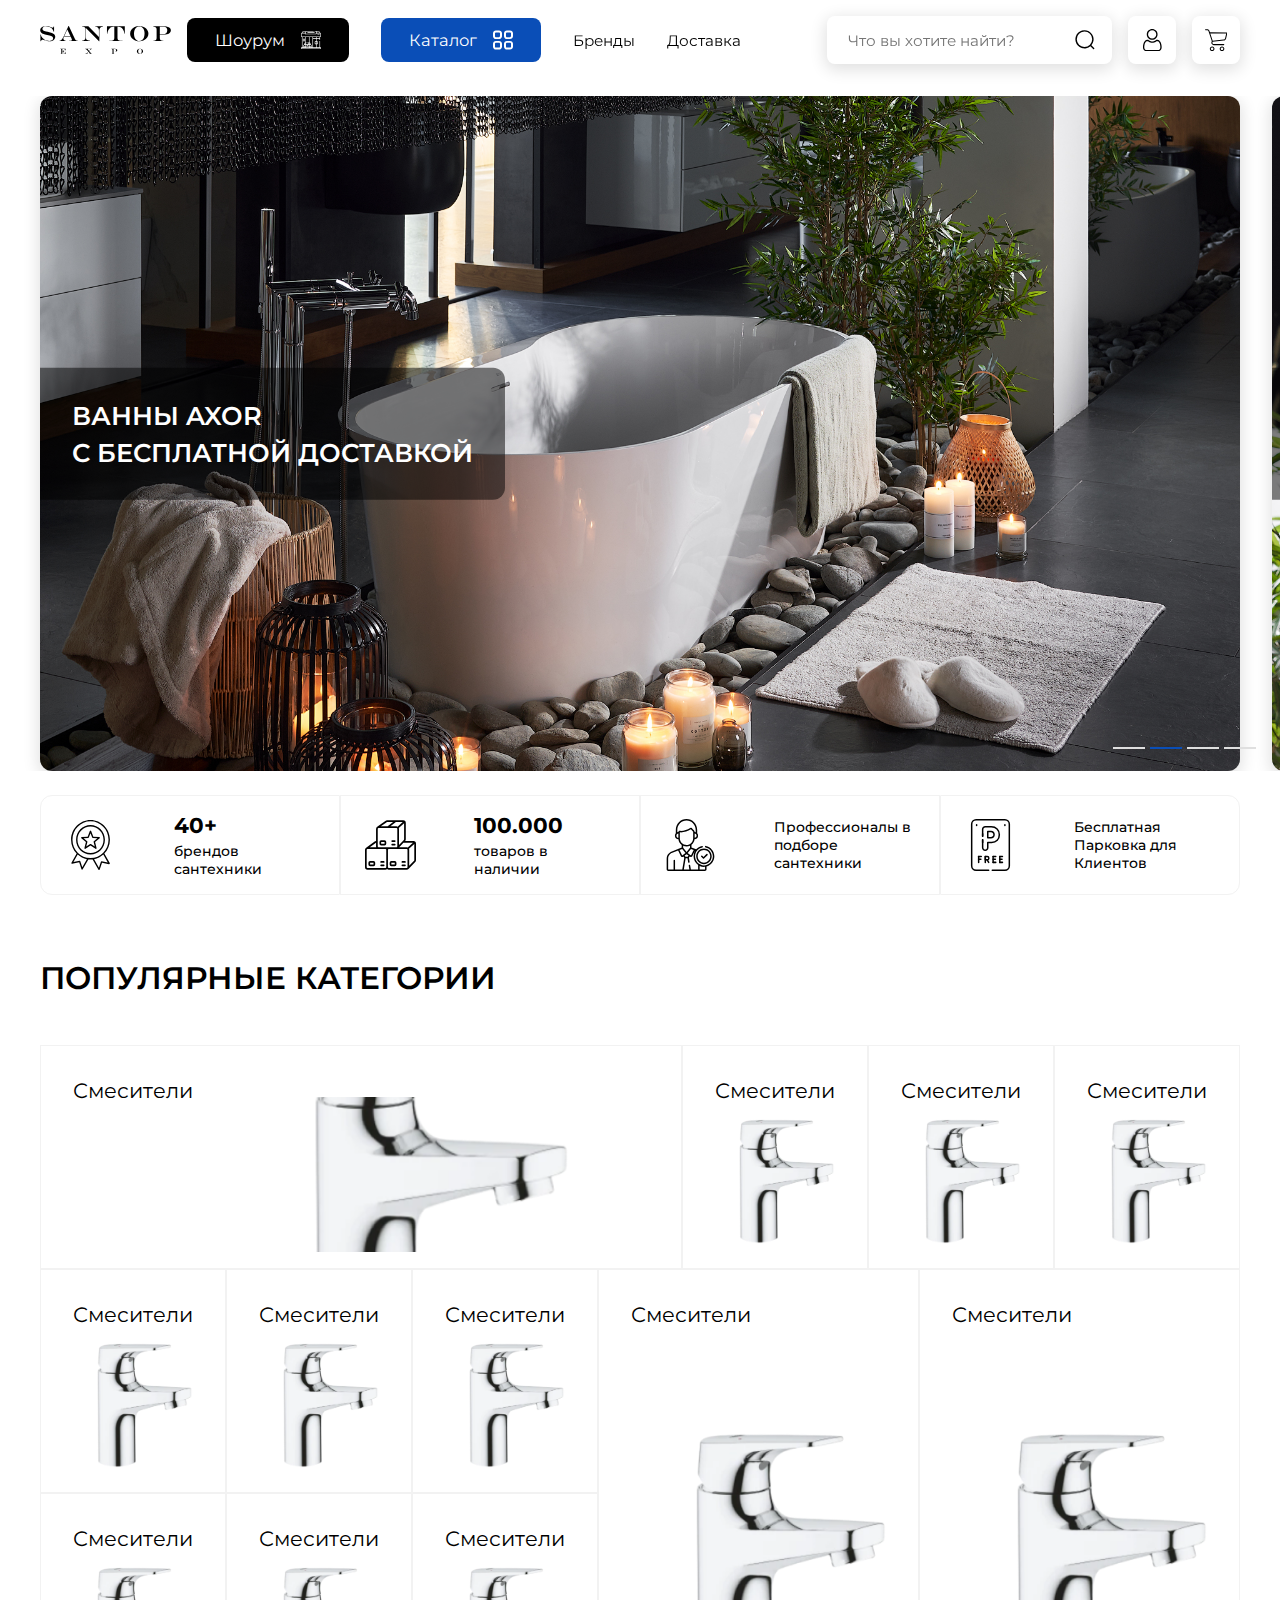
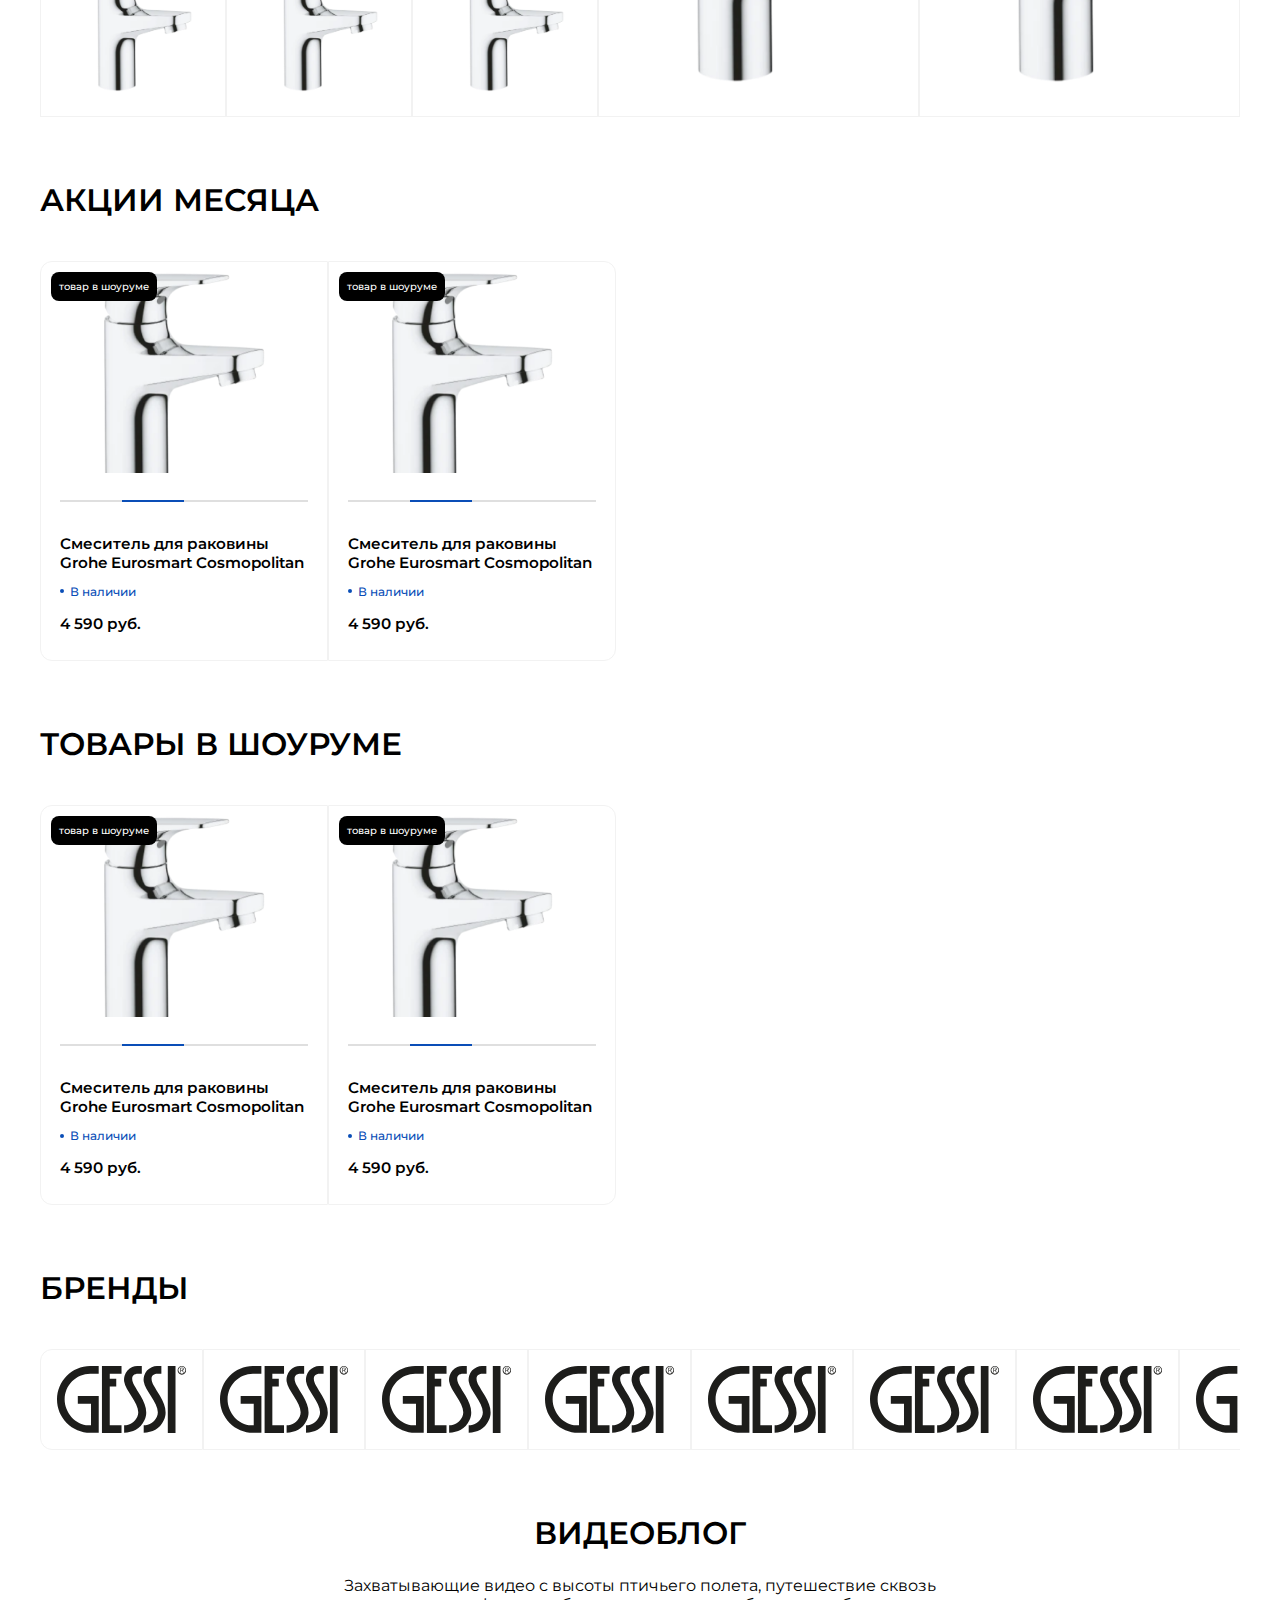
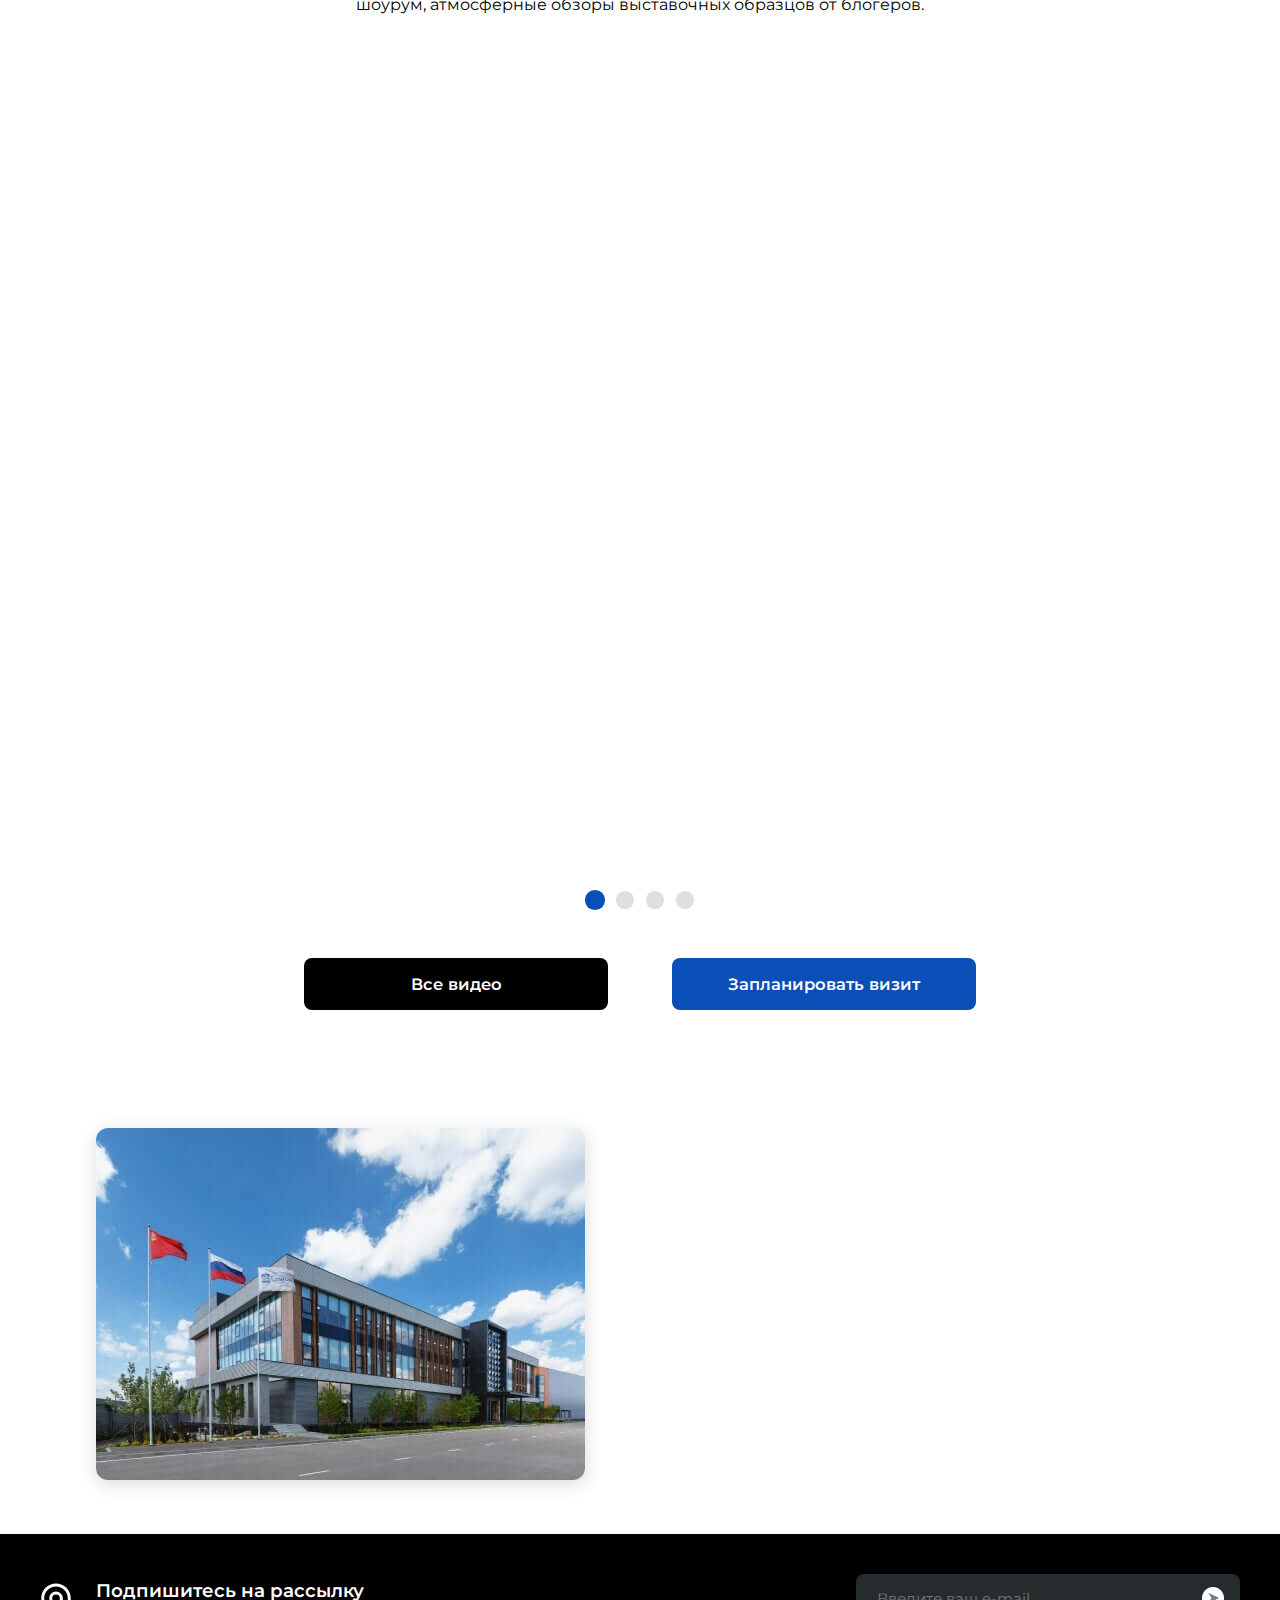
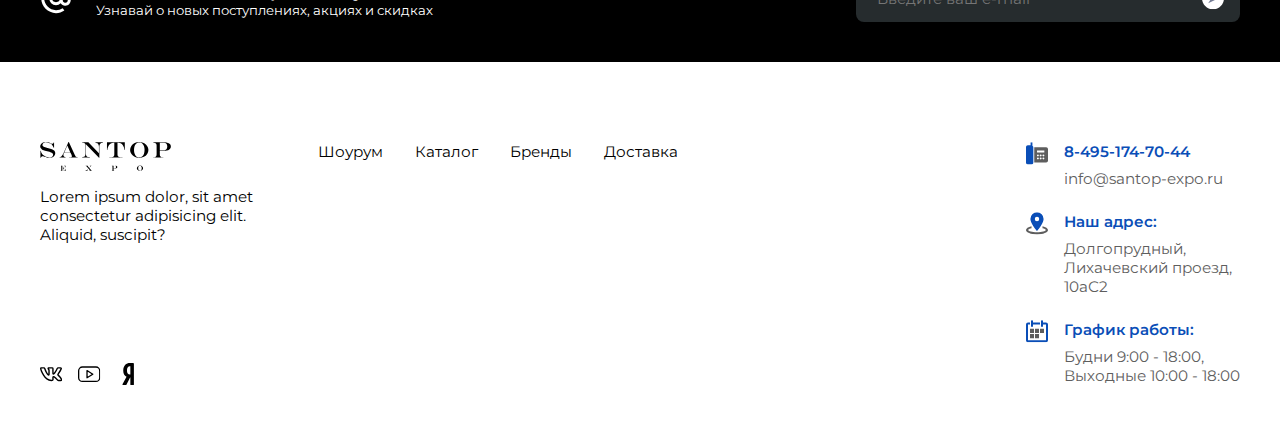
<file: index.html>
<!DOCTYPE html>
<html lang="ru">
    <head>
        <meta charset="UTF-8" />
        <meta http-equiv="X-UA-Compatible" content="IE=edge" />
        <meta name="viewport" content="width=device-width, initial-scale=1.0" />
        <title>Santop Expo</title>

        <!-- <link
            href="https://cdn.jsdelivr.net/npm/bootstrap@5.3.0-alpha3/dist/css/bootstrap.min.css"
            rel="stylesheet"
            integrity="sha384-KK94CHFLLe+nY2dmCWGMq91rCGa5gtU4mk92HdvYe+M/SXH301p5ILy+dN9+nJOZ"
            crossorigin="anonymous"
        /> -->

        <link rel="stylesheet" href="assets/css/reset.css" />
        <link rel="stylesheet" href="assets/css/variables.css" />
        <link rel="stylesheet" href="assets/css/config.css" />
        <link rel="stylesheet" href="assets/css/fonts.css" />
        <link rel="stylesheet" href="assets/css/keyframes.css" />
        <link rel="stylesheet" href="assets/css/main.css" />
        <link rel="stylesheet" href="assets/css/header.css" />
        <link rel="stylesheet" href="assets/css/footer.css" />
        <link rel="stylesheet" href="assets/css/advantages.css" />
        <link rel="stylesheet" href="assets/css/popular-categories.css" />
        <link rel="stylesheet" href="assets/css/promo.css" />
        <link rel="stylesheet" href="assets/css/promotions-of-the-month.css" />
        <link rel="stylesheet" href="assets/css/goods-in-the-showroom.css" />
        <link rel="stylesheet" href="assets/css/brands.css" />
        <link rel="stylesheet" href="assets/css/video-blog.css" />
        <link rel="stylesheet" href="assets/css/map.css" />
        <link rel="stylesheet" href="assets/css/mailing.css" />
        <link rel="stylesheet" href="assets/css/cards.css" />
        <link rel="stylesheet" href="assets/css/card-slider.css" />
        <link rel="stylesheet" href="assets/css/video-slider.css" />
        <link rel="stylesheet" href="assets/css/slider.css" />
        <link rel="stylesheet" href="assets/css/logo.css" />
        <link rel="stylesheet" href="assets/css/nav.css" />
        <link rel="stylesheet" href="assets/css/btn.css" />
        <link rel="stylesheet" href="assets/css/custom-input.css" />
        <link rel="stylesheet" href="assets/css/swipe.css" />

        <link rel="stylesheet" href="assets/css/modal.css" />
        <link rel="stylesheet" href="assets/css/icons.css" />
        <link rel="stylesheet" href="assets/css/menu-content.css" />

        <link
            rel="stylesheet"
            href="assets/css/media/desktop.css"
            media="(max-width: 1920px)"
        />
        <link
            rel="stylesheet"
            href="assets/css/media/desktop-m.css"
            media="(max-width: 1600px)"
        />
        <link
            rel="stylesheet"
            href="assets/css/media/laptop.css"
            media="(max-width: 1440px)"
        />
        <link
            rel="stylesheet"
            href="assets/css/media/laptop-2.css"
            media="(max-width: 1200px)"
        />
        <link
            rel="stylesheet"
            href="assets/css/media/laptop-m.css"
            media="(max-width: 1000px)"
        />
        <link
            rel="stylesheet"
            href="assets/css/media/tablet.css"
            media="(max-width: 768px)"
        />
        <link
            rel="stylesheet"
            href="assets/css/media/mobile.css"
            media="(max-width: 576px)"
        />
    </head>
    <body>
        <!-- <script
            src="https://cdn.jsdelivr.net/npm/bootstrap@5.3.0-alpha3/dist/js/bootstrap.bundle.min.js"
            integrity="sha384-ENjdO4Dr2bkBIFxQpeoTz1HIcje39Wm4jDKdf19U8gI4ddQ3GYNS7NTKfAdVQSZe"
            crossorigin="anonymous"
        ></script> -->
        <script
            src="https://api-maps.yandex.ru/2.1/?lang=en_US"
            type="text/javascript"
        ></script>

        <div class="page">
            <div id="myModal" class="modal">
                <div class="modal-content">
                    <span class="close">&times;</span>
                    <div class="video-container">
                        <iframe
                            width="560"
                            height="315"
                            src="https://www.youtube.com/embed/zQEYUv9AbH0"
                            frameborder="0"
                            allowfullscreen
                        ></iframe>
                    </div>
                    <div class="video-container">
                        <iframe
                            width="560"
                            height="315"
                            src="https://www.youtube.com/embed/zQEYUv9AbH0"
                            frameborder="0"
                            allowfullscreen
                        ></iframe>
                    </div>
                    <div class="video-container">
                        <iframe
                            width="560"
                            height="315"
                            src="https://www.youtube.com/embed/zQEYUv9AbH0"
                            frameborder="0"
                            allowfullscreen
                        ></iframe>
                    </div>
                    <div class="video-container">
                        <iframe
                            width="560"
                            height="315"
                            src="https://www.youtube.com/embed/zQEYUv9AbH0"
                            frameborder="0"
                            allowfullscreen
                        ></iframe>
                    </div>
                </div>
            </div>

            <div class="menu-content">
                <div class="menu-content__close">
                    <svg class="menu-content__close-icon">
                        <use href="assets/icons/icons.svg#telegram" />
                    </svg>
                </div>

                <div class="menu-content__inner">
                    <div class="menu-content__box-1">
                        <div class="custom-input custom-input_search">
                            <input
                                type="text"
                                class="custom-input__input"
                                placeholder="Что вы хотите найти?"
                            />
                            <button class="custom-input__button">
                                <svg class="custom-input__icon icon icon_m">
                                    <use
                                        href="assets/icons/icons.svg#magnifier"
                                    />
                                </svg>
                            </button>
                        </div>
                        <a href="#" class="user">
                            <svg class="user__icon icon icon_m">
                                <use href="assets/icons/icons.svg#user" />
                            </svg>
                        </a>
                        <a href="#" class="basket">
                            <svg class="basket__icon icon icon_m">
                                <use href="assets/icons/icons.svg#basket" />
                            </svg>
                        </a>
                    </div>

                    <nav class="nav">
                        <ul class="nav__ul">
                            <li class="nav__item">
                                <a
                                    href="showroom.html"
                                    class="nav__item-link btn btn_primary"
                                >
                                    Шоурум
                                    <svg class="nav__item-icon icon icon_s">
                                        <use
                                            href="assets/icons/icons.svg#showroom"
                                        />
                                    </svg>
                                </a>
                            </li>
                            <li class="nav__item">
                                <a
                                    href="catalog.html"
                                    class="nav__item-link btn btn_accent"
                                >
                                    Каталог
                                    <svg class="nav__item-icon icon icon_s">
                                        <use
                                            href="assets/icons/icons.svg#catalog"
                                        />
                                    </svg>
                                </a>
                            </li>
                            <li class="nav__item">
                                <a href="brands.html" class="nav__item-link"
                                    >Бренды</a
                                >
                            </li>
                            <li class="nav__item">
                                <a href="#" class="nav__item-link">Доставка</a>
                            </li>
                        </ul>
                    </nav>

                    <div class="menu-content__box-2">
                        <a href="#" class="where-are-we">
                            <svg class="where-are-we__icon icon icon_m">
                                <use href="assets/icons/icons.svg#yandex" />
                            </svg>
                            <span>Где мы?</span>
                        </a>
                        <a href="tel:84951747044" class="phone-number"
                            >8-495-174-70-44</a
                        >
                        <div class="header-socials">
                            <a href="#" class="header-socials__link">
                                <svg class="header-socials__icon icon icon_m">
                                    <use
                                        href="assets/icons/icons.svg#telegram"
                                    />
                                </svg>
                            </a>
                            <a href="#" class="header-socials__link">
                                <svg class="header-socials__icon icon icon_m">
                                    <use
                                        href="assets/icons/icons.svg#whatsapp"
                                    />
                                </svg>
                            </a>
                        </div>
                    </div>
                </div>
            </div>

            <header class="header">
                <div class="header__inner">
                    <div class="header__box-1">
                        <div class="menu">
                            <svg class="menu__icon icon icon_l">
                                <use
                                    href="assets/icons/icons.svg#menu-burger"
                                />
                            </svg>
                        </div>
                        <div class="header__box-11">
                            <a href="#" class="logo">
                                <img
                                    src="assets/icons/logo.svg"
                                    alt="Logo"
                                    class="logo__icon"
                            /></a>
                        </div>
                        <div class="header__box-111">
                            <div class="call">
                                <svg class="call__icon icon icon_l">
                                    <use href="assets/icons/icons.svg#phone" />
                                </svg>
                            </div>
                            <!-- <div class="header__box-1111">
                                <a href="#" class="user">
                                    <svg class="user__icon icon icon_m">
                                        <use
                                            href="assets/icons/icons.svg#user"
                                        />
                                    </svg>
                                </a>
                                <a href="#" class="basket">
                                    <svg class="basket__icon icon icon_m">
                                        <use
                                            href="assets/icons/icons.svg#basket"
                                        />
                                    </svg>
                                </a>
                            </div> -->
                        </div>
                        <nav class="nav">
                            <ul class="nav__ul">
                                <li class="nav__item">
                                    <a
                                        href="showroom.html"
                                        class="nav__item-link btn btn_primary"
                                    >
                                        Шоурум
                                        <svg class="nav__item-icon icon icon_s">
                                            <use
                                                href="assets/icons/icons.svg#showroom"
                                            />
                                        </svg>
                                    </a>
                                </li>
                                <li class="nav__item">
                                    <a
                                        href="catalog.html"
                                        class="nav__item-link btn btn_accent"
                                    >
                                        Каталог
                                        <svg class="nav__item-icon icon icon_s">
                                            <use
                                                href="assets/icons/icons.svg#catalog"
                                            />
                                        </svg>
                                    </a>
                                </li>
                                <li class="nav__item">
                                    <a href="brands.html" class="nav__item-link"
                                        >Бренды</a
                                    >
                                </li>
                                <li class="nav__item">
                                    <a href="#" class="nav__item-link"
                                        >Доставка</a
                                    >
                                </li>
                            </ul>
                        </nav>
                    </div>
                    <div class="header__box-2">
                        <div class="header__box-21">
                            <div class="custom-input custom-input_search">
                                <input
                                    type="text"
                                    class="custom-input__input"
                                    placeholder="Что вы хотите найти?"
                                />
                                <button class="custom-input__button">
                                    <svg class="custom-input__icon icon icon_m">
                                        <use
                                            href="assets/icons/icons.svg#magnifier"
                                        />
                                    </svg>
                                </button>
                            </div>
                            <a href="#" class="user">
                                <svg class="user__icon icon icon_m">
                                    <use href="assets/icons/icons.svg#user" />
                                </svg>
                            </a>
                            <a href="#" class="basket">
                                <svg class="basket__icon icon icon_m">
                                    <use href="assets/icons/icons.svg#basket" />
                                </svg>
                            </a>
                        </div>
                        <div class="header__box-22">
                            <a href="#" class="where-are-we">
                                <svg class="where-are-we__icon icon icon_m">
                                    <use href="assets/icons/icons.svg#yandex" />
                                </svg>
                                <span>Где мы?</span>
                            </a>
                            <a href="tel:84951747044" class="phone-number"
                                >8-495-174-70-44</a
                            >
                            <div class="header-socials">
                                <a href="#" class="header-socials__link">
                                    <svg
                                        class="header-socials__icon icon icon_m"
                                    >
                                        <use
                                            href="assets/icons/icons.svg#telegram"
                                        />
                                    </svg>
                                </a>
                                <a href="#" class="header-socials__link">
                                    <svg
                                        class="header-socials__icon icon icon_m"
                                    >
                                        <use
                                            href="assets/icons/icons.svg#whatsapp"
                                        />
                                    </svg>
                                </a>
                            </div>
                        </div>
                    </div>
                </div>
            </header>

            <main class="main">
                <div class="main__box-1">
                    <section class="promo">
                        <!-- <h2 class="hidden">Промо</h2> -->
                        <div class="slider container">
                            <div class="slider__item">
                                <p class="slider__text">
                                    <span>Ванны AXOR</span
                                    ><span>С бесплатной доставкой</span>
                                </p>
                                <img
                                    src="assets/images/slider-image-1.jpg"
                                    alt=""
                                    class="slider__item-img"
                                />
                            </div>
                            <div class="slider__item">
                                <p class="slider__text">
                                    <span>Ванны AXOR</span
                                    ><span>С бесплатной доставкой</span>
                                </p>
                                <img
                                    src="assets/images/slider-image-2.jpg"
                                    alt=""
                                    class="slider__item-img"
                                />
                            </div>
                            <div class="slider__item">
                                <p class="slider__text">
                                    <span>Ванны AXOR</span
                                    ><span>С бесплатной доставкой</span>
                                </p>
                                <img
                                    src="assets/images/slider-image-3.jpg"
                                    alt=""
                                    class="slider__item-img"
                                />
                            </div>
                            <div class="slider__item">
                                <p class="slider__text">
                                    <span>Ванны AXOR</span
                                    ><span>С бесплатной доставкой</span>
                                </p>
                                <img
                                    src="assets/images/slider-image-4.jpg"
                                    alt=""
                                    class="slider__item-img"
                                />
                            </div>
                            <div class="slider__box-1">
                                <div class="swipe swipe_slider swipe_left">
                                    <svg class="swipe-icon icon icon_xs">
                                        <use
                                            href="assets/icons/icons.svg#arrow_left"
                                        />
                                    </svg>
                                </div>
                                <div class="swipe swipe_slider swipe_right">
                                    <svg class="swipe-icon icon icon_xs">
                                        <use
                                            href="assets/icons/icons.svg#arrow_right"
                                        />
                                    </svg>
                                </div>
                            </div>
                            <div class="card-slider slider-indicator">
                                <div class="card-slider__item"></div>
                                <div
                                    class="card-slider__item card-slider__item_active"
                                ></div>
                                <div class="card-slider__item"></div>
                                <div class="card-slider__item"></div>
                            </div>
                        </div>
                    </section>
                    <section class="container advantages">
                        <!-- <h2 class="title advantages__title hidden">
                            Преимущества
                        </h2> -->

                        <div class="advantages__box-1">
                            <div class="advantages__item">
                                <img
                                    src="assets/icons/brands.svg"
                                    alt=""
                                    class="advantages__item-icon"
                                />
                                <div class="advantages__box-11">
                                    <p class="advantages__item-title">40+</p>
                                    <p class="advantages__item-text">
                                        брендов сантехники
                                    </p>
                                </div>
                            </div>
                            <div class="advantages__item">
                                <img
                                    src="assets/icons/goods.svg"
                                    alt=""
                                    class="advantages__item-icon"
                                />
                                <div class="advantages__box-11">
                                    <p class="advantages__item-title">
                                        100.000
                                    </p>
                                    <p class="advantages__item-text">
                                        товаров в наличии
                                    </p>
                                </div>
                            </div>
                            <div class="advantages__item">
                                <img
                                    src="assets/icons/professionals.svg"
                                    alt=""
                                    class="advantages__item-icon"
                                />
                                <div class="advantages__box-11">
                                    <!-- <p class="advantages__item-title">
                                        Профессионалы в подборе сантехники
                                    </p> -->
                                    <p class="advantages__item-text">
                                        Профессионалы в подборе сантехники
                                    </p>
                                </div>
                            </div>
                            <div class="advantages__item">
                                <img
                                    src="assets/icons/free-parking.svg"
                                    alt=""
                                    class="advantages__item-icon"
                                />
                                <div class="advantages__box-11">
                                    <!-- <p class="advantages__item-title">
                                        Бесплатная Парковка для Клиентов
                                    </p> -->
                                    <p class="advantages__item-text">
                                        Бесплатная Парковка для Клиентов
                                    </p>
                                </div>
                            </div>
                        </div>
                    </section>
                </div>
                <section class="popular-categories">
                    <div class="container">
                        <h2 class="title popular-categories__title">
                            Популярные категории
                        </h2>

                        <div class="popular-categories__box-1">
                            <div class="popular-categories__box-11">
                                <div class="popular-categories__item">
                                    <h3 class="popular-categories__item-title">
                                        Смесители
                                    </h3>
                                    <img
                                        class="popular-categories__item-img"
                                        src="assets/images/main-1.png"
                                        alt="Смесители"
                                    />
                                </div>
                                <div class="popular-categories__item">
                                    <h3 class="popular-categories__item-title">
                                        Смесители
                                    </h3>
                                    <img
                                        class="popular-categories__item-img"
                                        src="assets/images/main-1.png"
                                        alt="Смесители"
                                    />
                                </div>
                                <div class="popular-categories__item">
                                    <h3 class="popular-categories__item-title">
                                        Смесители
                                    </h3>
                                    <img
                                        class="popular-categories__item-img"
                                        src="assets/images/main-1.png"
                                        alt="Смесители"
                                    />
                                </div>
                                <div class="popular-categories__item">
                                    <h3 class="popular-categories__item-title">
                                        Смесители
                                    </h3>
                                    <img
                                        class="popular-categories__item-img"
                                        src="assets/images/main-1.png"
                                        alt="Смесители"
                                    />
                                </div>
                            </div>
                            <div class="popular-categories__box-12">
                                <div class="popular-categories__box-121">
                                    <div class="popular-categories__item">
                                        <h3
                                            class="popular-categories__item-title"
                                        >
                                            Смесители
                                        </h3>
                                        <img
                                            class="popular-categories__item-img"
                                            src="assets/images/main-1.png"
                                            alt="Смесители"
                                        />
                                    </div>
                                    <div class="popular-categories__item">
                                        <h3
                                            class="popular-categories__item-title"
                                        >
                                            Смесители
                                        </h3>
                                        <img
                                            class="popular-categories__item-img"
                                            src="assets/images/main-1.png"
                                            alt="Смесители"
                                        />
                                    </div>
                                    <div class="popular-categories__item">
                                        <h3
                                            class="popular-categories__item-title"
                                        >
                                            Смесители
                                        </h3>
                                        <img
                                            class="popular-categories__item-img"
                                            src="assets/images/main-1.png"
                                            alt="Смесители"
                                        />
                                    </div>
                                    <div class="popular-categories__item">
                                        <h3
                                            class="popular-categories__item-title"
                                        >
                                            Смесители
                                        </h3>
                                        <img
                                            class="popular-categories__item-img"
                                            src="assets/images/main-1.png"
                                            alt="Смесители"
                                        />
                                    </div>
                                    <div class="popular-categories__item">
                                        <h3
                                            class="popular-categories__item-title"
                                        >
                                            Смесители
                                        </h3>
                                        <img
                                            class="popular-categories__item-img"
                                            src="assets/images/main-1.png"
                                            alt="Смесители"
                                        />
                                    </div>
                                    <div class="popular-categories__item">
                                        <h3
                                            class="popular-categories__item-title"
                                        >
                                            Смесители
                                        </h3>
                                        <img
                                            class="popular-categories__item-img"
                                            src="assets/images/main-1.png"
                                            alt="Смесители"
                                        />
                                    </div>
                                </div>
                                <div class="popular-categories__box-122">
                                    <div class="popular-categories__item">
                                        <h3
                                            class="popular-categories__item-title"
                                        >
                                            Смесители
                                        </h3>
                                        <img
                                            class="popular-categories__item-img"
                                            src="assets/images/main-1.png"
                                            alt="Смесители"
                                        />
                                    </div>
                                    <div class="popular-categories__item">
                                        <h3
                                            class="popular-categories__item-title"
                                        >
                                            Смесители
                                        </h3>
                                        <img
                                            class="popular-categories__item-img"
                                            src="assets/images/main-1.png"
                                            alt="Смесители"
                                        />
                                    </div>
                                </div>
                            </div>
                        </div>
                    </div>
                </section>
                <section class="container promotions-of-the-month">
                    <h2 class="promotions-of-the-month__title title">
                        Акции месяца
                    </h2>

                    <div class="promotions-of-the-month__box-1">
                        <div class="swipe swipe_promo swipe_left">
                            <svg class="swipe-icon icon icon_xs">
                                <use href="assets/icons/icons.svg#arrow_left" />
                            </svg>
                        </div>
                        <div class="swipe swipe_promo swipe_right">
                            <svg class="swipe-icon icon icon_xs">
                                <use
                                    href="assets/icons/icons.svg#arrow_right"
                                />
                            </svg>
                        </div>
                        <div class="cards" id="cards_promo">
                            <div class="cards__item">
                                <div class="cards__item-goods-in-the-showroom">
                                    Товар в шоуруме
                                </div>
                                <div class="cards__item-box-1">
                                    <div class="cards__item-box-11">
                                        <img
                                            src="assets/images/main-1.png"
                                            alt="Card 1"
                                            class="cards__item-img"
                                        />
                                    </div>
                                    <div class="cards__item-box-12">
                                        <div class="card-slider">
                                            <div
                                                class="card-slider__item"
                                            ></div>
                                            <div
                                                class="card-slider__item card-slider__item_active"
                                            ></div>
                                            <div
                                                class="card-slider__item"
                                            ></div>
                                            <div
                                                class="card-slider__item"
                                            ></div>
                                        </div>
                                        <div class="cards__item-name">
                                            Смеситель для раковины Grohe
                                            Eurosmart Cosmopolitan
                                        </div>
                                        <div class="cards__item-in-stock">
                                            В наличии
                                        </div>
                                        <div class="cards__item-price">
                                            4 590 руб.
                                        </div>
                                    </div>
                                </div>
                                <div class="cards__item-box-2">
                                    <a href="#" class="cards__item-btn"
                                        >В корзину</a
                                    >
                                </div>
                            </div>
                            <div class="cards__item">
                                <div class="cards__item-goods-in-the-showroom">
                                    Товар в шоуруме
                                </div>
                                <div class="cards__item-box-1">
                                    <div class="cards__item-box-11">
                                        <img
                                            src="assets/images/main-1.png"
                                            alt="Card 1"
                                            class="cards__item-img"
                                        />
                                    </div>
                                    <div class="cards__item-box-12">
                                        <div class="card-slider">
                                            <div
                                                class="card-slider__item"
                                            ></div>
                                            <div
                                                class="card-slider__item card-slider__item_active"
                                            ></div>
                                            <div
                                                class="card-slider__item"
                                            ></div>
                                            <div
                                                class="card-slider__item"
                                            ></div>
                                        </div>
                                        <div class="cards__item-name">
                                            Смеситель для раковины Grohe
                                            Eurosmart Cosmopolitan
                                        </div>
                                        <div class="cards__item-in-stock">
                                            В наличии
                                        </div>
                                        <div class="cards__item-price">
                                            4 590 руб.
                                        </div>
                                    </div>
                                </div>
                                <div class="cards__item-box-2">
                                    <a href="#" class="cards__item-btn"
                                        >В корзину</a
                                    >
                                </div>
                            </div>
                        </div>
                    </div>
                </section>
                <section class="container goods-in-the-showroom">
                    <h2 class="goods-in-the-showroom__title title">
                        Товары в шоуруме
                    </h2>
                    <div class="goods-in-the-showroom__box-1">
                        <div class="swipe swipe_goods swipe_left">
                            <svg class="swipe-icon icon icon_xs">
                                <use href="assets/icons/icons.svg#arrow_left" />
                            </svg>
                        </div>
                        <div class="swipe swipe_goods swipe_right">
                            <svg class="swipe-icon icon icon_xs">
                                <use
                                    href="assets/icons/icons.svg#arrow_right"
                                />
                            </svg>
                        </div>
                        <div class="cards" id="cards_goods">
                            <div class="cards__item">
                                <div class="cards__item-goods-in-the-showroom">
                                    Товар в шоуруме
                                </div>
                                <div class="cards__item-box-1">
                                    <div class="cards__item-box-11">
                                        <img
                                            src="assets/images/main-1.png"
                                            alt="Card 1"
                                            class="cards__item-img"
                                        />
                                    </div>
                                    <div class="cards__item-box-12">
                                        <div class="card-slider">
                                            <div
                                                class="card-slider__item"
                                            ></div>
                                            <div
                                                class="card-slider__item card-slider__item_active"
                                            ></div>
                                            <div
                                                class="card-slider__item"
                                            ></div>
                                            <div
                                                class="card-slider__item"
                                            ></div>
                                        </div>
                                        <div class="cards__item-name">
                                            Смеситель для раковины Grohe
                                            Eurosmart Cosmopolitan
                                        </div>
                                        <div class="cards__item-in-stock">
                                            В наличии
                                        </div>
                                        <div class="cards__item-price">
                                            4 590 руб.
                                        </div>
                                    </div>
                                </div>
                                <div class="cards__item-box-2">
                                    <a href="#" class="cards__item-btn"
                                        >В корзину</a
                                    >
                                </div>
                            </div>
                            <div class="cards__item">
                                <div class="cards__item-goods-in-the-showroom">
                                    Товар в шоуруме
                                </div>
                                <div class="cards__item-box-1">
                                    <div class="cards__item-box-11">
                                        <img
                                            src="assets/images/main-1.png"
                                            alt="Card 1"
                                            class="cards__item-img"
                                        />
                                    </div>
                                    <div class="cards__item-box-12">
                                        <div class="card-slider">
                                            <div
                                                class="card-slider__item"
                                            ></div>
                                            <div
                                                class="card-slider__item card-slider__item_active"
                                            ></div>
                                            <div
                                                class="card-slider__item"
                                            ></div>
                                            <div
                                                class="card-slider__item"
                                            ></div>
                                        </div>
                                        <div class="cards__item-name">
                                            Смеситель для раковины Grohe
                                            Eurosmart Cosmopolitan
                                        </div>
                                        <div class="cards__item-in-stock">
                                            В наличии
                                        </div>
                                        <div class="cards__item-price">
                                            4 590 руб.
                                        </div>
                                    </div>
                                </div>
                                <div class="cards__item-box-2">
                                    <a href="#" class="cards__item-btn"
                                        >В корзину</a
                                    >
                                </div>
                            </div>
                        </div>
                    </div>
                </section>
                <section class="brands">
                    <div class="container">
                        <h2 class="brands__title title">Бренды</h2>

                        <div class="brands__box-1">
                            <div class="swipe swipe_brands swipe_left">
                                <svg class="swipe-icon icon icon_xs">
                                    <use
                                        href="assets/icons/icons.svg#arrow_left"
                                    />
                                </svg>
                            </div>
                            <div class="swipe swipe_brands swipe_right">
                                <svg class="swipe-icon icon icon_xs">
                                    <use
                                        href="assets/icons/icons.svg#arrow_right"
                                    />
                                </svg>
                            </div>
                            <div class="brands__box-11">
                                <a href="#" class="brands__item">
                                    <img
                                        src="assets/icons/brand-1.svg"
                                        alt="Brand 1"
                                        class="brands__item-icon"
                                    />
                                </a>
                                <a href="#" class="brands__item">
                                    <img
                                        src="assets/icons/brand-1.svg"
                                        alt="Brand 1"
                                        class="brands__item-icon"
                                    />
                                </a>
                                <a href="#" class="brands__item">
                                    <img
                                        src="assets/icons/brand-1.svg"
                                        alt="Brand 1"
                                        class="brands__item-icon"
                                    />
                                </a>
                                <a href="#" class="brands__item">
                                    <img
                                        src="assets/icons/brand-1.svg"
                                        alt="Brand 1"
                                        class="brands__item-icon"
                                    />
                                </a>
                                <a href="#" class="brands__item">
                                    <img
                                        src="assets/icons/brand-1.svg"
                                        alt="Brand 1"
                                        class="brands__item-icon"
                                    />
                                </a>
                                <a href="#" class="brands__item">
                                    <img
                                        src="assets/icons/brand-1.svg"
                                        alt="Brand 1"
                                        class="brands__item-icon"
                                    />
                                </a>
                                <a href="#" class="brands__item">
                                    <img
                                        src="assets/icons/brand-1.svg"
                                        alt="Brand 1"
                                        class="brands__item-icon"
                                    />
                                </a>
                                <a href="#" class="brands__item">
                                    <img
                                        src="assets/icons/brand-1.svg"
                                        alt="Brand 1"
                                        class="brands__item-icon"
                                    />
                                </a>
                                <a href="#" class="brands__item">
                                    <img
                                        src="assets/icons/brand-1.svg"
                                        alt="Brand 1"
                                        class="brands__item-icon"
                                    />
                                </a>
                            </div>
                        </div>
                    </div>
                </section>
                <section class="video-blog">
                    <div class="container">
                        <div class="video-blog__box-1">
                            <h2 class="video-blog__title title">Видеоблог</h2>
                            <p class="video-blog__text">
                                Захватывающие видео с высоты птичьего полета,
                                путешествие сквозь<br />
                                шоурум, атмосферные обзоры выставочных образцов
                                от блогеров.
                            </p>
                        </div>
                        <div class="video-blog__box-2">
                            <div class="video-blog__box-21">
                                <iframe
                                    width="100%"
                                    height="776px"
                                    src="https://www.youtube.com/embed/zQEYUv9AbH0"
                                    frameborder="0"
                                    allow="accelerometer; autoplay; encrypted-media; gyroscope; picture-in-picture"
                                    allowfullscreen
                                ></iframe>
                            </div>
                            <div class="video-blog__box-22">
                                <iframe
                                    width="100%"
                                    height="256px"
                                    src="https://www.youtube.com/embed/zQEYUv9AbH0"
                                    frameborder="0"
                                    allow="accelerometer; autoplay; encrypted-media; gyroscope; picture-in-picture"
                                    allowfullscreen
                                ></iframe>
                                <iframe
                                    width="100%"
                                    height="256px"
                                    src="https://www.youtube.com/embed/zQEYUv9AbH0"
                                    frameborder="0"
                                    allow="accelerometer; autoplay; encrypted-media; gyroscope; picture-in-picture"
                                    allowfullscreen
                                ></iframe>
                                <iframe
                                    width="100%"
                                    height="256px"
                                    src="https://www.youtube.com/embed/zQEYUv9AbH0"
                                    frameborder="0"
                                    allow="accelerometer; autoplay; encrypted-media; gyroscope; picture-in-picture"
                                    allowfullscreen
                                ></iframe>
                            </div>
                        </div>
                        <div class="video-blog__box-3">
                            <div class="video-slider">
                                <div class="video-swipe"></div>
                                <div
                                    class="video-slider__item video-slider__item_active"
                                ></div>
                                <div class="video-slider__item"></div>
                                <div class="video-slider__item"></div>
                                <div class="video-slider__item"></div>
                                <div class="video-swipe"></div>
                            </div>
                        </div>
                        <div class="video-blog__box-4">
                            <button
                                class="video-blog__btn btn btn_primary"
                                id="openModalBtn"
                            >
                                Все видео
                            </button>
                            <button class="video-blog__btn btn btn_accent">
                                Запланировать визит
                            </button>
                        </div>
                    </div>
                </section>
                <div class="main__box-2">
                    <section class="map">
                        <!-- <h2 class="hidden">Карта</h2> -->
                        <div class="map__box-1">
                            <img
                                src="assets/images/building.jpg"
                                alt="Building"
                                class="map__building-img"
                            />
                            <div id="map" class="map__map"></div>
                        </div>
                    </section>
                    <section class="subscribe-to-the-newsletter">
                        <div class="container">
                            <div class="subscribe-to-the-newsletter__inner">
                                <div class="subscribe-to-the-newsletter__box-1">
                                    <svg
                                        class="subscribe-to-the-newsletter__icon icon icon_l"
                                    >
                                        <use
                                            href="assets/icons/icons.svg#dog-sign"
                                        />
                                    </svg>
                                    <div
                                        class="subscribe-to-the-newsletter__box-11"
                                    >
                                        <p
                                            class="subscribe-to-the-newsletter__title"
                                        >
                                            Подпишитесь на рассылку
                                        </p>
                                        <p
                                            class="subscribe-to-the-newsletter__subtitle"
                                        >
                                            Узнавай о новых поступлениях, акциях
                                            и скидках
                                        </p>
                                    </div>
                                </div>

                                <div class="subscribe-to-the-newsletter__box-2">
                                    <div
                                        class="custom-input custom-input_subscribe"
                                    >
                                        <input
                                            type="text"
                                            class="custom-input__input"
                                            placeholder="Введите ваш e-mail"
                                        />
                                        <button class="custom-input__button">
                                            <img
                                                src="assets/icons/send.svg"
                                                alt="Send"
                                                class="custom-input__icon icon icon_m"
                                            />
                                        </button>
                                    </div>
                                </div>
                            </div>
                        </div>
                    </section>
                </div>
            </main>

            <footer class="container footer">
                <div class="footer__box-1">
                    <div class="footer__box-11">
                        <a href="#" class="logo"
                            ><img
                                src="assets/icons/logo.svg"
                                alt="Logo"
                                class="logo__icon"
                        /></a>
                        <p class="footer__logo-text">
                            Lorem ipsum dolor, sit amet consectetur adipisicing
                            elit. Aliquid, suscipit?
                        </p>
                    </div>
                    <div class="footer-socials">
                        <ul class="footer-socials__ul">
                            <li class="footer-socials__item">
                                <a href="#" class="footer-socials__link">
                                    <svg
                                        class="footer-socials__icon icon icon_m"
                                    >
                                        <use href="assets/icons/icons.svg#vk" />
                                    </svg>
                                </a>
                            </li>
                            <li class="footer-socials__item">
                                <a href="#" class="footer-socials__link">
                                    <svg
                                        class="footer-socials__icon icon icon_m"
                                    >
                                        <use
                                            href="assets/icons/icons.svg#youtube"
                                        />
                                    </svg>
                                </a>
                            </li>
                            <li class="footer-socials__item">
                                <a href="#" class="footer-socials__link">
                                    <svg
                                        class="footer-socials__icon icon icon_m"
                                    >
                                        <use
                                            href="assets/icons/icons.svg#yandex"
                                        />
                                    </svg>
                                </a>
                            </li>
                        </ul>
                    </div>
                </div>

                <nav class="nav">
                    <ul class="nav__ul">
                        <li class="nav__item">
                            <a href="showroom.html" class="nav__item-link"
                                >Шоурум</a
                            >
                        </li>
                        <li class="nav__item">
                            <a href="catalog.html" class="nav__item-link"
                                >Каталог</a
                            >
                        </li>
                        <li class="nav__item">
                            <a href="brands.html" class="nav__item-link"
                                >Бренды</a
                            >
                        </li>
                        <li class="nav__item">
                            <a href="#" class="nav__item-link">Доставка</a>
                        </li>
                    </ul>
                </nav>

                <div class="footer-contacts">
                    <div class="footer-contacts__item">
                        <!-- <svg class="footer-contacts__item-icon icon icon_m">
                            <use href="assets/icons/icons.svg#phone" />
                        </svg> -->
                        <img
                            src="assets/icons/phone.svg"
                            alt="Phone"
                            class="footer-contacts__item-icon icon icon_m"
                        />
                        <div class="footer-contacts__item-box-1">
                            <a
                                href="tel:84951747044"
                                class="footer-contacts__item-text footer-contacts__item-text_accent"
                                >8-495-174-70-44</a
                            >
                            <a
                                href="mailto:info@santop-expo.ru"
                                class="footer-contacts__item-text"
                                >info@santop-expo.ru</a
                            >
                        </div>
                    </div>
                    <div class="footer-contacts__item">
                        <img
                            src="assets/icons/map-marker.svg"
                            alt="Map marker"
                            class="footer-contacts__item-icon icon icon_m"
                        />
                        <div class="footer-contacts__item-box-1">
                            <span
                                class="footer-contacts__item-text footer-contacts__item-text_accent"
                                >Наш адрес:</span
                            >
                            <span class="footer-contacts__item-text"
                                >Долгопрудный, Лихачевский проезд,<br />10аС2</span
                            >
                        </div>
                    </div>
                    <div class="footer-contacts__item">
                        <img
                            src="assets/icons/calendar.svg"
                            alt="Calendar"
                            class="footer-contacts__item-icon icon icon_m"
                        />
                        <div class="footer-contacts__item-box-1">
                            <span
                                class="footer-contacts__item-text footer-contacts__item-text_accent"
                                >График работы:</span
                            >
                            <span class="footer-contacts__item-text"
                                >Будни 9:00 - 18:00,<br />Выходные 10:00 -
                                18:00</span
                            >
                        </div>
                    </div>
                </div>
            </footer>
        </div>

        <script src="assets/js/main.js"></script>
        <script src="assets/js/modal.js"></script>
        <script src="assets/js/menu.js"></script>
        <script src="assets/js/map.js"></script>
        <script src="assets/js/slider.js"></script>
    </body>
</html>
</file>
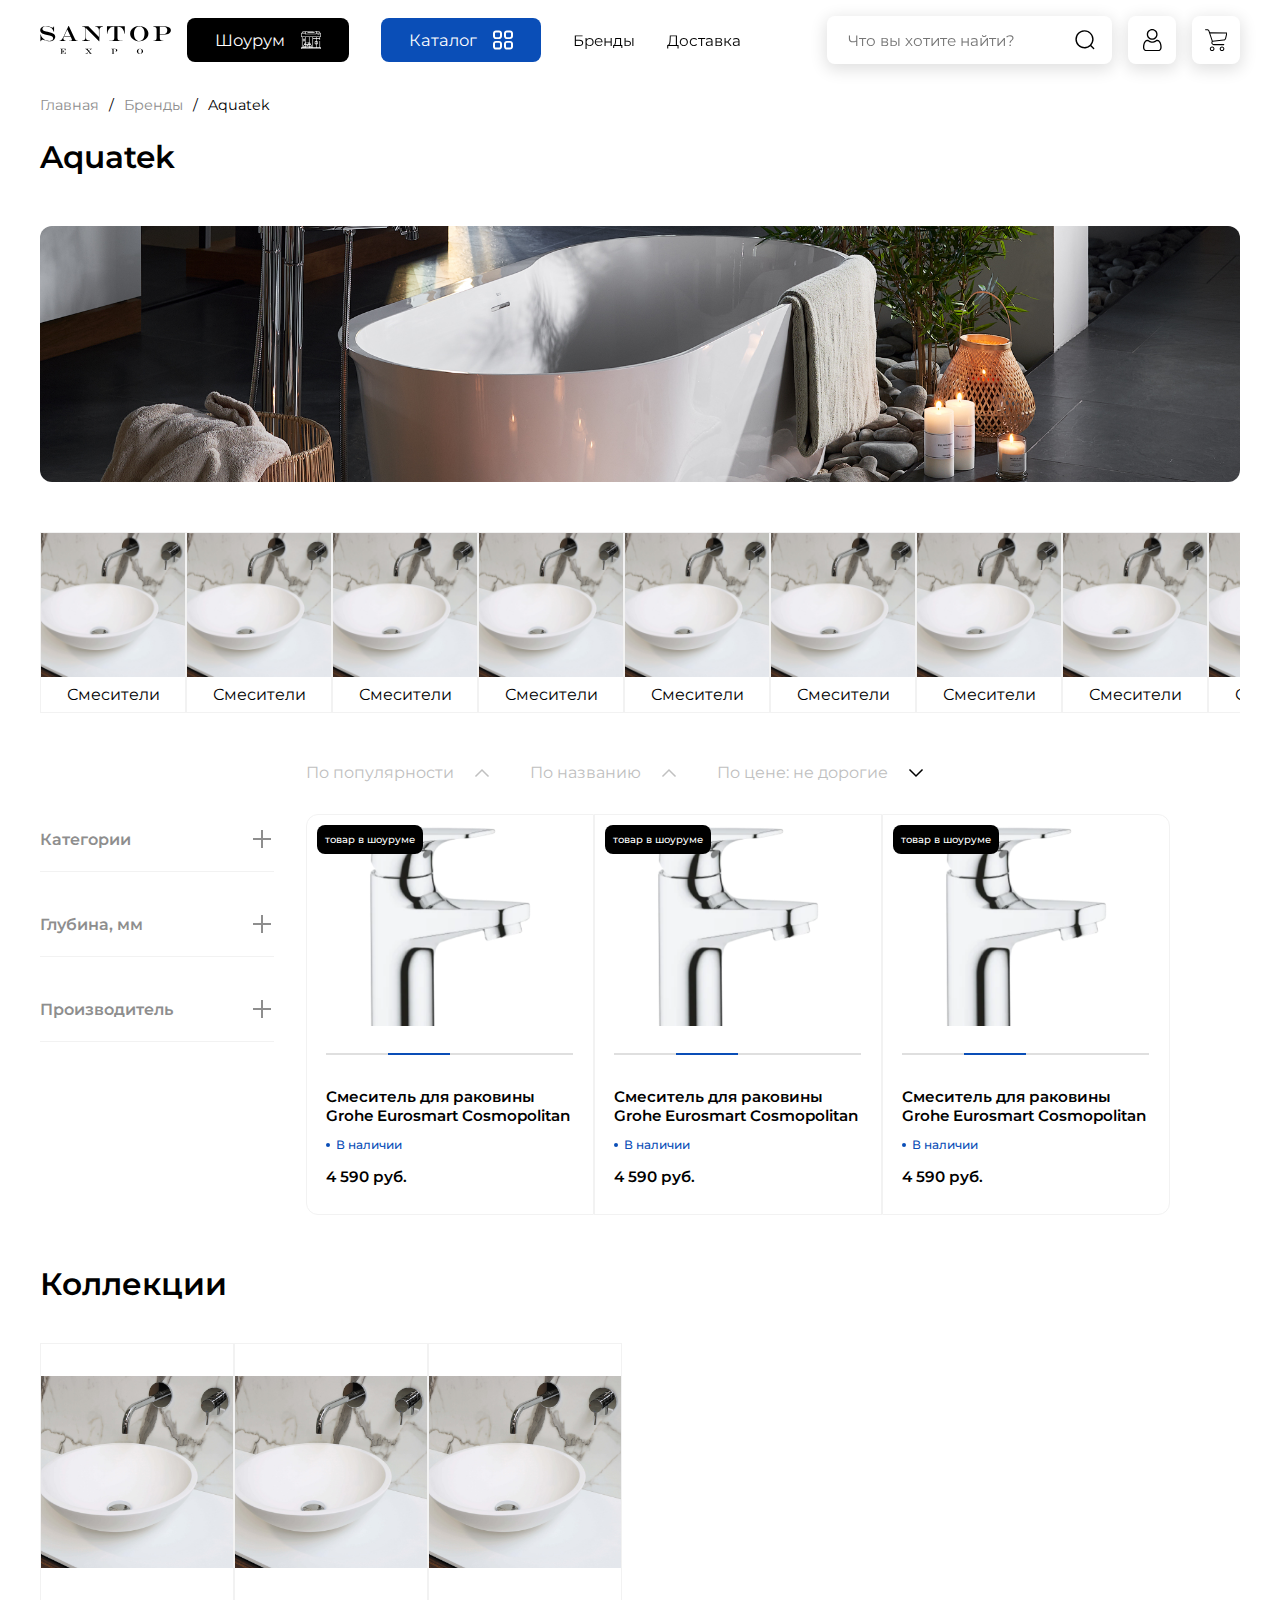
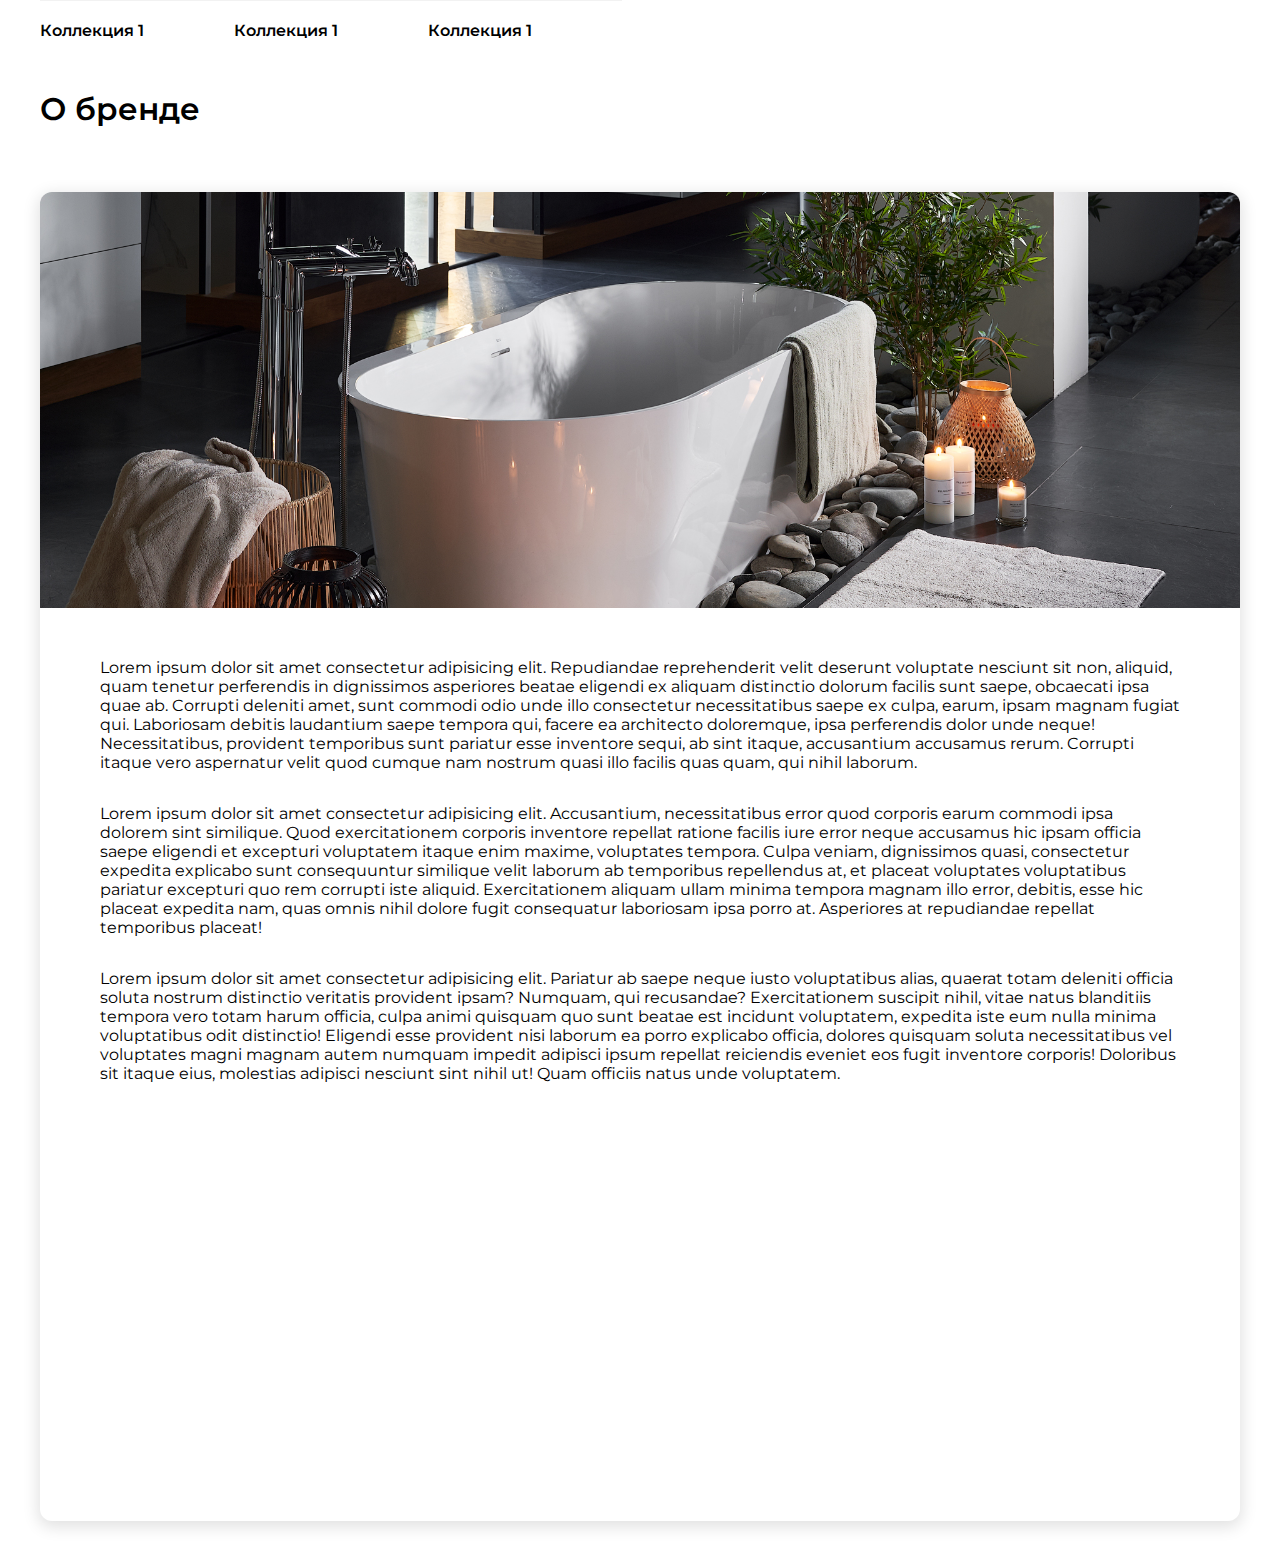
<file: brand-catalog.html>
<!DOCTYPE html>
<html lang="ru">
    <head>
        <meta charset="UTF-8" />
        <meta http-equiv="X-UA-Compatible" content="IE=edge" />
        <meta name="viewport" content="width=device-width, initial-scale=1.0" />
        <title>Santop Expo / Смесители</title>

        <link rel="stylesheet" href="assets/css/reset.css" />
        <link rel="stylesheet" href="assets/css/variables.css" />
        <link rel="stylesheet" href="assets/css/config.css" />
        <link rel="stylesheet" href="assets/css/fonts.css" />
        <link rel="stylesheet" href="assets/css/keyframes.css" />
        <link rel="stylesheet" href="assets/css/main.css" />
        <link rel="stylesheet" href="assets/css/header.css" />
        <link rel="stylesheet" href="assets/css/footer.css" />
        <link rel="stylesheet" href="assets/css/advantages.css" />
        <link rel="stylesheet" href="assets/css/popular-categories.css" />
        <link rel="stylesheet" href="assets/css/promo.css" />
        <link rel="stylesheet" href="assets/css/promotions-of-the-month.css" />
        <link rel="stylesheet" href="assets/css/goods-in-the-showroom.css" />
        <link rel="stylesheet" href="assets/css/brands.css" />
        <link rel="stylesheet" href="assets/css/bread-crumbs.css" />
        <link rel="stylesheet" href="assets/css/video-blog.css" />
        <link rel="stylesheet" href="assets/css/map.css" />
        <link rel="stylesheet" href="assets/css/mailing.css" />
        <link rel="stylesheet" href="assets/css/cards.css" />
        <link rel="stylesheet" href="assets/css/catalog.css" />
        <link rel="stylesheet" href="assets/css/card-slider.css" />
        <link rel="stylesheet" href="assets/css/video-slider.css" />
        <link rel="stylesheet" href="assets/css/slider.css" />
        <link rel="stylesheet" href="assets/css/sorting.css" />
        <link rel="stylesheet" href="assets/css/logo.css" />
        <link rel="stylesheet" href="assets/css/nav.css" />
        <link rel="stylesheet" href="assets/css/btn.css" />
        <link rel="stylesheet" href="assets/css/custom-input.css" />
        <link rel="stylesheet" href="assets/css/filters.css" />
        <link rel="stylesheet" href="assets/css/swipe.css" />
        <link rel="stylesheet" href="assets/css/brand-catalog-categories.css" />
        <link rel="stylesheet" href="assets/css/collections.css" />
        <link rel="stylesheet" href="assets/css/about-the-brand.css" />

        <link rel="stylesheet" href="assets/css/icons.css" />
        <link rel="stylesheet" href="assets/css/menu-content.css" />

        <link
            rel="stylesheet"
            href="assets/css/media/desktop.css"
            media="(max-width: 1920px)"
        />
        <link
            rel="stylesheet"
            href="assets/css/media/desktop-m.css"
            media="(max-width: 1600px)"
        />
        <link
            rel="stylesheet"
            href="assets/css/media/laptop.css"
            media="(max-width: 1440px)"
        />
        <link
            rel="stylesheet"
            href="assets/css/media/laptop-2.css"
            media="(max-width: 1200px)"
        />
        <link
            rel="stylesheet"
            href="assets/css/media/laptop-m.css"
            media="(max-width: 1000px)"
        />
        <link
            rel="stylesheet"
            href="assets/css/media/tablet.css"
            media="(max-width: 768px)"
        />
        <link
            rel="stylesheet"
            href="assets/css/media/mobile.css"
            media="(max-width: 576px)"
        />
    </head>
    <body>
        <div class="page">
            <header class="header">
                <div class="header__inner">
                    <div class="header__box-1">
                        <div class="menu">
                            <svg class="menu__icon icon icon_l">
                                <use
                                    href="assets/icons/icons.svg#menu-burger"
                                />
                            </svg>
                        </div>
                        <div class="header__box-11">
                            <a href="#" class="logo">
                                <img
                                    src="assets/icons/logo.svg"
                                    alt="Logo"
                                    class="logo__icon"
                            /></a>
                        </div>
                        <div class="header__box-111">
                            <div class="call">
                                <svg class="call__icon icon icon_l">
                                    <use href="assets/icons/icons.svg#phone" />
                                </svg>
                            </div>
                            <!-- <div class="header__box-1111">
                                <a href="#" class="user">
                                    <svg class="user__icon icon icon_m">
                                        <use
                                            href="assets/icons/icons.svg#user"
                                        />
                                    </svg>
                                </a>
                                <a href="#" class="basket">
                                    <svg class="basket__icon icon icon_m">
                                        <use
                                            href="assets/icons/icons.svg#basket"
                                        />
                                    </svg>
                                </a>
                            </div> -->
                        </div>
                        <nav class="nav">
                            <ul class="nav__ul">
                                <li class="nav__item">
                                    <a
                                        href="showroom.html"
                                        class="nav__item-link btn btn_primary"
                                    >
                                        Шоурум
                                        <svg class="nav__item-icon icon icon_s">
                                            <use
                                                href="assets/icons/icons.svg#showroom"
                                            />
                                        </svg>
                                    </a>
                                </li>
                                <li class="nav__item">
                                    <a
                                        href="catalog.html"
                                        class="nav__item-link btn btn_accent"
                                    >
                                        Каталог
                                        <svg class="nav__item-icon icon icon_s">
                                            <use
                                                href="assets/icons/icons.svg#catalog"
                                            />
                                        </svg>
                                    </a>
                                </li>
                                <li class="nav__item">
                                    <a href="brands.html" class="nav__item-link"
                                        >Бренды</a
                                    >
                                </li>
                                <li class="nav__item">
                                    <a href="#" class="nav__item-link"
                                        >Доставка</a
                                    >
                                </li>
                            </ul>
                        </nav>
                    </div>
                    <div class="header__box-2">
                        <div class="header__box-21">
                            <div class="custom-input custom-input_search">
                                <input
                                    type="text"
                                    class="custom-input__input"
                                    placeholder="Что вы хотите найти?"
                                />
                                <button class="custom-input__button">
                                    <svg class="custom-input__icon icon icon_m">
                                        <use
                                            href="assets/icons/icons.svg#magnifier"
                                        />
                                    </svg>
                                </button>
                            </div>
                            <a href="#" class="user">
                                <svg class="user__icon icon icon_m">
                                    <use href="assets/icons/icons.svg#user" />
                                </svg>
                            </a>
                            <a href="#" class="basket">
                                <svg class="basket__icon icon icon_m">
                                    <use href="assets/icons/icons.svg#basket" />
                                </svg>
                            </a>
                        </div>
                        <div class="header__box-22">
                            <a href="#" class="where-are-we">
                                <svg class="where-are-we__icon icon icon_m">
                                    <use href="assets/icons/icons.svg#yandex" />
                                </svg>
                                <span>Где мы?</span>
                            </a>
                            <a href="tel:84951747044" class="phone-number"
                                >8-495-174-70-44</a
                            >
                            <div class="header-socials">
                                <a href="#" class="header-socials__link">
                                    <svg
                                        class="header-socials__icon icon icon_m"
                                    >
                                        <use
                                            href="assets/icons/icons.svg#telegram"
                                        />
                                    </svg>
                                </a>
                                <a href="#" class="header-socials__link">
                                    <svg
                                        class="header-socials__icon icon icon_m"
                                    >
                                        <use
                                            href="assets/icons/icons.svg#whatsapp"
                                        />
                                    </svg>
                                </a>
                            </div>
                        </div>
                    </div>
                </div>
            </header>
            <main class="main container">
                <div class="main__box-1">
                    <div class="bread-crumbs">
                        <a href="#" class="bread-crumbs__link">Главная</a> /
                        <a href="#" class="bread-crumbs__link">Бренды</a>
                        /
                        <span class="breadcrumbs__current">Aquatek</span>
                    </div>

                    <div class="main__box-11">
                        <h2 class="catalog__title">Aquatek</h2>

                        <!-- banner -->
                        <div class="brand-catalog__banner">
                            <img
                                src="assets/images/slider-image-1.jpg"
                                alt=""
                                class="brand-catalog__banner-img"
                            />
                        </div>

                        <!-- categories -->
                        <div class="brand-catalog-categories">
                            <div class="brand-catalog-categories__item">
                                <img
                                    src="assets/images/card-1.jpg"
                                    alt=""
                                    class="brand-catalog-categories__item-img"
                                />
                                <h6 class="brand-catalog-categories__item-name">
                                    Смесители
                                </h6>
                            </div>
                            <div class="brand-catalog-categories__item">
                                <img
                                    src="assets/images/card-1.jpg"
                                    alt=""
                                    class="brand-catalog-categories__item-img"
                                />
                                <h6 class="brand-catalog-categories__item-name">
                                    Смесители
                                </h6>
                            </div>
                            <div class="brand-catalog-categories__item">
                                <img
                                    src="assets/images/card-1.jpg"
                                    alt=""
                                    class="brand-catalog-categories__item-img"
                                />
                                <h6 class="brand-catalog-categories__item-name">
                                    Смесители
                                </h6>
                            </div>
                            <div class="brand-catalog-categories__item">
                                <img
                                    src="assets/images/card-1.jpg"
                                    alt=""
                                    class="brand-catalog-categories__item-img"
                                />
                                <h6 class="brand-catalog-categories__item-name">
                                    Смесители
                                </h6>
                            </div>
                            <div class="brand-catalog-categories__item">
                                <img
                                    src="assets/images/card-1.jpg"
                                    alt=""
                                    class="brand-catalog-categories__item-img"
                                />
                                <h6 class="brand-catalog-categories__item-name">
                                    Смесители
                                </h6>
                            </div>
                            <div class="brand-catalog-categories__item">
                                <img
                                    src="assets/images/card-1.jpg"
                                    alt=""
                                    class="brand-catalog-categories__item-img"
                                />
                                <h6 class="brand-catalog-categories__item-name">
                                    Смесители
                                </h6>
                            </div>
                            <div class="brand-catalog-categories__item">
                                <img
                                    src="assets/images/card-1.jpg"
                                    alt=""
                                    class="brand-catalog-categories__item-img"
                                />
                                <h6 class="brand-catalog-categories__item-name">
                                    Смесители
                                </h6>
                            </div>
                            <div class="brand-catalog-categories__item">
                                <img
                                    src="assets/images/card-1.jpg"
                                    alt=""
                                    class="brand-catalog-categories__item-img"
                                />
                                <h6 class="brand-catalog-categories__item-name">
                                    Смесители
                                </h6>
                            </div>
                            <div class="brand-catalog-categories__item">
                                <img
                                    src="assets/images/card-1.jpg"
                                    alt=""
                                    class="brand-catalog-categories__item-img"
                                />
                                <h6 class="brand-catalog-categories__item-name">
                                    Смесители
                                </h6>
                            </div>
                        </div>

                        <div class="catalog">
                            <!-- filters -->
                            <div class="filters">
                                <!-- filter 1 -->
                                <div class="filters__item">
                                    <div class="filters__item-box-1">
                                        <div class="filters__item-title">
                                            Категории
                                        </div>
                                        <img
                                            src="assets/icons/plus.svg"
                                            alt=""
                                            class="filters__item-icon"
                                        />
                                    </div>
                                    <!-- content of filter -->
                                    <div class="filters-content">
                                        <!-- custom checkbox -->
                                        <label class="filters-content__label">
                                            <input
                                                type="checkbox"
                                                name=""
                                                id="filters-content__checkbox"
                                            />
                                            <span>Название категории</span>
                                        </label>
                                        <!-- custom checkbox -->
                                        <label class="filters-content__label">
                                            <input
                                                type="checkbox"
                                                name=""
                                                id="filters-content__checkbox"
                                            />
                                            <span>Название категории</span>
                                        </label>
                                    </div>
                                </div>
                                <!-- filter 2 -->
                                <div class="filters__item">
                                    <div class="filters__item-box-1">
                                        <div class="filters__item-title">
                                            Глубина, мм
                                        </div>
                                        <img
                                            src="assets/icons/plus.svg"
                                            alt=""
                                            class="filters__item-icon"
                                        />
                                    </div>
                                    <!-- content of filter -->
                                    <div class="filters-content">
                                        <div class="filters-content__box-1">
                                            <input
                                                type="text"
                                                placeholder="От 399"
                                                class="filters-content__input"
                                            />
                                            <input
                                                type="text"
                                                placeholder="До 100 000"
                                                class="filters-content__input"
                                            />
                                        </div>
                                    </div>
                                </div>
                                <div class="filters__item">
                                    <div class="filters__item-box-1">
                                        <div class="filters__item-title">
                                            Производитель
                                        </div>
                                        <img
                                            src="assets/icons/plus.svg"
                                            alt=""
                                            class="filters__item-icon"
                                        />
                                    </div>
                                    <!-- content of filter -->
                                    <div class="filters-content">
                                        <!-- custom checkbox -->
                                        <label class="filters-content__label">
                                            <input
                                                type="checkbox"
                                                name=""
                                                id="filters-content__checkbox"
                                            />
                                            <span>Название категории</span>
                                        </label>
                                        <!-- custom checkbox -->
                                        <label class="filters-content__label">
                                            <input
                                                type="checkbox"
                                                name=""
                                                id="filters-content__checkbox"
                                            />
                                            <span>Название категории</span>
                                        </label>
                                    </div>
                                </div>
                            </div>
                            <div class="catalog__box-1">
                                <!-- sorting elements -->
                                <div class="sorting">
                                    <ul class="sorting__box-1">
                                        <li class="sorting__item">
                                            <span>По популярности</span>
                                            <img
                                                src="assets/icons/arrow_top.svg"
                                                alt=""
                                                class="sorting__item-icon"
                                            />
                                        </li>
                                        <li class="sorting__item">
                                            <span> По названию </span>
                                            <img
                                                src="assets/icons/arrow_top.svg"
                                                alt=""
                                                class="sorting__item-icon"
                                            />
                                        </li>
                                        <li class="sorting__item">
                                            <span
                                                >По цене:
                                                <span>не дорогие</span></span
                                            >
                                            <img
                                                src="assets/icons/arrow_bottom.svg"
                                                alt=""
                                                class="sorting__item-icon"
                                            />
                                        </li>
                                    </ul>

                                    <!-- product presentation -->
                                    <div class="sorting__box-2">
                                        <!-- product presentation 1 -->
                                        <button class="sorting__btn">
                                            <img
                                                src="assets/icons/row.svg"
                                                alt=""
                                                class="sorting__icon"
                                            />
                                        </button>
                                        <!-- product presentation 2 -->
                                        <button class="sorting__btn">
                                            <img
                                                src="assets/icons/column.svg"
                                                alt=""
                                                class="sorting__icon"
                                            />
                                        </button>
                                    </div>
                                </div>
                                <div class="cards">
                                    <div class="cards__item">
                                        <div
                                            class="cards__item-goods-in-the-showroom"
                                        >
                                            Товар в шоуруме
                                        </div>
                                        <div class="cards__item-box-1">
                                            <div class="cards__item-box-11">
                                                <img
                                                    src="assets/images/main-1.png"
                                                    alt="Card 1"
                                                    class="cards__item-img"
                                                />
                                            </div>
                                            <div class="cards__item-box-12">
                                                <div class="card-slider">
                                                    <div
                                                        class="card-slider__item"
                                                    ></div>
                                                    <div
                                                        class="card-slider__item card-slider__item_active"
                                                    ></div>
                                                    <div
                                                        class="card-slider__item"
                                                    ></div>
                                                    <div
                                                        class="card-slider__item"
                                                    ></div>
                                                </div>
                                                <div class="cards__item-name">
                                                    Смеситель для раковины Grohe
                                                    Eurosmart Cosmopolitan
                                                </div>
                                                <div
                                                    class="cards__item-in-stock"
                                                >
                                                    В наличии
                                                </div>
                                                <div class="cards__item-price">
                                                    4 590 руб.
                                                </div>
                                            </div>
                                        </div>
                                        <div class="cards__item-box-2">
                                            <a href="#" class="cards__item-btn"
                                                >В корзину</a
                                            >
                                        </div>
                                    </div>
                                    <div class="cards__item">
                                        <div
                                            class="cards__item-goods-in-the-showroom"
                                        >
                                            Товар в шоуруме
                                        </div>
                                        <div class="cards__item-box-1">
                                            <div class="cards__item-box-11">
                                                <img
                                                    src="assets/images/main-1.png"
                                                    alt="Card 1"
                                                    class="cards__item-img"
                                                />
                                            </div>
                                            <div class="cards__item-box-12">
                                                <div class="card-slider">
                                                    <div
                                                        class="card-slider__item"
                                                    ></div>
                                                    <div
                                                        class="card-slider__item card-slider__item_active"
                                                    ></div>
                                                    <div
                                                        class="card-slider__item"
                                                    ></div>
                                                    <div
                                                        class="card-slider__item"
                                                    ></div>
                                                </div>
                                                <div class="cards__item-name">
                                                    Смеситель для раковины Grohe
                                                    Eurosmart Cosmopolitan
                                                </div>
                                                <div
                                                    class="cards__item-in-stock"
                                                >
                                                    В наличии
                                                </div>
                                                <div class="cards__item-price">
                                                    4 590 руб.
                                                </div>
                                            </div>
                                        </div>
                                        <div class="cards__item-box-2">
                                            <a href="#" class="cards__item-btn"
                                                >В корзину</a
                                            >
                                        </div>
                                    </div>
                                    <div class="cards__item">
                                        <div
                                            class="cards__item-goods-in-the-showroom"
                                        >
                                            Товар в шоуруме
                                        </div>
                                        <div class="cards__item-box-1">
                                            <div class="cards__item-box-11">
                                                <img
                                                    src="assets/images/main-1.png"
                                                    alt="Card 1"
                                                    class="cards__item-img"
                                                />
                                            </div>
                                            <div class="cards__item-box-12">
                                                <div class="card-slider">
                                                    <div
                                                        class="card-slider__item"
                                                    ></div>
                                                    <div
                                                        class="card-slider__item card-slider__item_active"
                                                    ></div>
                                                    <div
                                                        class="card-slider__item"
                                                    ></div>
                                                    <div
                                                        class="card-slider__item"
                                                    ></div>
                                                </div>
                                                <div class="cards__item-name">
                                                    Смеситель для раковины Grohe
                                                    Eurosmart Cosmopolitan
                                                </div>
                                                <div
                                                    class="cards__item-in-stock"
                                                >
                                                    В наличии
                                                </div>
                                                <div class="cards__item-price">
                                                    4 590 руб.
                                                </div>
                                            </div>
                                        </div>
                                        <div class="cards__item-box-2">
                                            <a href="#" class="cards__item-btn"
                                                >В корзину</a
                                            >
                                        </div>
                                    </div>
                                </div>
                            </div>
                        </div>

                        <section class="collections">
                            <h2 class="collections__title">Коллекции</h2>

                            <div class="collections__box-1">
                                <div class="collections__item">
                                    <div class="collections__item-box-1">
                                        <img
                                            src="assets/images/card-1.jpg"
                                            alt=""
                                            class="collections__item-img"
                                        />
                                    </div>
                                    <h6 class="collections__item-name">
                                        Коллекция 1
                                    </h6>
                                </div>
                                <div class="collections__item">
                                    <div class="collections__item-box-1">
                                        <img
                                            src="assets/images/card-1.jpg"
                                            alt=""
                                            class="collections__item-img"
                                        />
                                    </div>
                                    <h6 class="collections__item-name">
                                        Коллекция 1
                                    </h6>
                                </div>
                                <div class="collections__item">
                                    <div class="collections__item-box-1">
                                        <img
                                            src="assets/images/card-1.jpg"
                                            alt=""
                                            class="collections__item-img"
                                        />
                                    </div>
                                    <h6 class="collections__item-name">
                                        Коллекция 1
                                    </h6>
                                </div>
                            </div>

                            <!-- slider like in video -->
                        </section>

                        <section class="about-the-brand">
                            <h2 class="about-the-brand__title">О бренде</h2>

                            <div class="about-the-brand__box-1">
                                <img
                                    src="assets/images/slider-image-1.jpg"
                                    alt=""
                                    class="about-the-brand__img"
                                />
                                <div class="about-the-brand__box-11">
                                    <p class="about-the-brand__text">
                                        Lorem ipsum dolor sit amet consectetur
                                        adipisicing elit. Repudiandae
                                        reprehenderit velit deserunt voluptate
                                        nesciunt sit non, aliquid, quam tenetur
                                        perferendis in dignissimos asperiores
                                        beatae eligendi ex aliquam distinctio
                                        dolorum facilis sunt saepe, obcaecati
                                        ipsa quae ab. Corrupti deleniti amet,
                                        sunt commodi odio unde illo consectetur
                                        necessitatibus saepe ex culpa, earum,
                                        ipsam magnam fugiat qui. Laboriosam
                                        debitis laudantium saepe tempora qui,
                                        facere ea architecto doloremque, ipsa
                                        perferendis dolor unde neque!
                                        Necessitatibus, provident temporibus
                                        sunt pariatur esse inventore sequi, ab
                                        sint itaque, accusantium accusamus
                                        rerum. Corrupti itaque vero aspernatur
                                        velit quod cumque nam nostrum quasi illo
                                        facilis quas quam, qui nihil laborum.
                                    </p>
                                    <p class="about-the-brand__text">
                                        Lorem ipsum dolor sit amet consectetur
                                        adipisicing elit. Accusantium,
                                        necessitatibus error quod corporis earum
                                        commodi ipsa dolorem sint similique.
                                        Quod exercitationem corporis inventore
                                        repellat ratione facilis iure error
                                        neque accusamus hic ipsam officia saepe
                                        eligendi et excepturi voluptatem itaque
                                        enim maxime, voluptates tempora. Culpa
                                        veniam, dignissimos quasi, consectetur
                                        expedita explicabo sunt consequuntur
                                        similique velit laborum ab temporibus
                                        repellendus at, et placeat voluptates
                                        voluptatibus pariatur excepturi quo rem
                                        corrupti iste aliquid. Exercitationem
                                        aliquam ullam minima tempora magnam illo
                                        error, debitis, esse hic placeat
                                        expedita nam, quas omnis nihil dolore
                                        fugit consequatur laboriosam ipsa porro
                                        at. Asperiores at repudiandae repellat
                                        temporibus placeat!
                                    </p>
                                    <p class="about-the-brand__text">
                                        Lorem ipsum dolor sit amet consectetur
                                        adipisicing elit. Pariatur ab saepe
                                        neque iusto voluptatibus alias, quaerat
                                        totam deleniti officia soluta nostrum
                                        distinctio veritatis provident ipsam?
                                        Numquam, qui recusandae? Exercitationem
                                        suscipit nihil, vitae natus blanditiis
                                        tempora vero totam harum officia, culpa
                                        animi quisquam quo sunt beatae est
                                        incidunt voluptatem, expedita iste eum
                                        nulla minima voluptatibus odit
                                        distinctio! Eligendi esse provident nisi
                                        laborum ea porro explicabo officia,
                                        dolores quisquam soluta necessitatibus
                                        vel voluptates magni magnam autem
                                        numquam impedit adipisci ipsum repellat
                                        reiciendis eveniet eos fugit inventore
                                        corporis! Doloribus sit itaque eius,
                                        molestias adipisci nesciunt sint nihil
                                        ut! Quam officiis natus unde voluptatem.
                                    </p>
                                </div>
                                <iframe
                                    width="100%"
                                    height="768px"
                                    src="https://www.youtube.com/embed/zQEYUv9AbH0"
                                    frameborder="0"
                                    allow="accelerometer; autoplay; encrypted-media; gyroscope; picture-in-picture"
                                    allowfullscreen
                                    class="about-the-brand__video"
                                ></iframe>
                            </div>
                        </section>
                    </div>
                </div>
            </main>
        </div>

        <script src="assets/js/main.js"></script>
        <script src="assets/js/menu.js"></script>
        <script src="assets/js/filters.js"></script>
        <script src="assets/js/sorting.js"></script>
    </body>
</html>
</file>
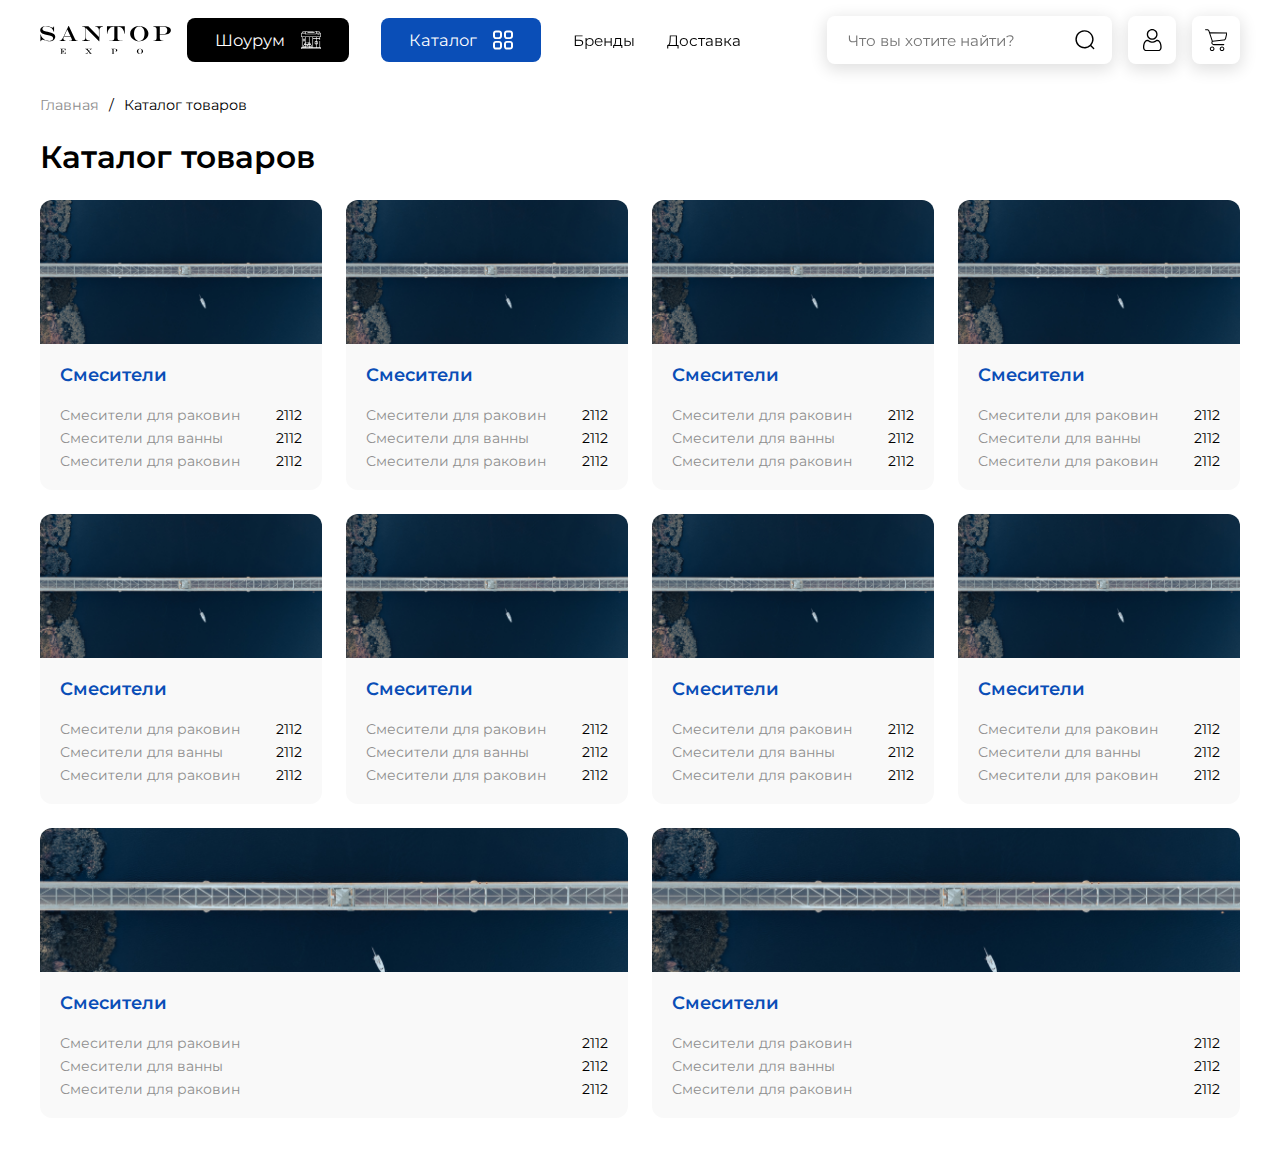
<file: catalog-list.html>
<!DOCTYPE html>
<html lang="ru">
    <head>
        <meta charset="UTF-8" />
        <meta http-equiv="X-UA-Compatible" content="IE=edge" />
        <meta name="viewport" content="width=device-width, initial-scale=1.0" />
        <title>Santop Expo / Каталог товаров</title>

        <link rel="stylesheet" href="assets/css/reset.css" />
        <link rel="stylesheet" href="assets/css/variables.css" />
        <link rel="stylesheet" href="assets/css/config.css" />
        <link rel="stylesheet" href="assets/css/fonts.css" />
        <link rel="stylesheet" href="assets/css/keyframes.css" />
        <link rel="stylesheet" href="assets/css/main.css" />
        <link rel="stylesheet" href="assets/css/header.css" />
        <link rel="stylesheet" href="assets/css/footer.css" />
        <link rel="stylesheet" href="assets/css/advantages.css" />
        <link rel="stylesheet" href="assets/css/popular-categories.css" />
        <link rel="stylesheet" href="assets/css/promo.css" />
        <link rel="stylesheet" href="assets/css/promotions-of-the-month.css" />
        <link rel="stylesheet" href="assets/css/goods-in-the-showroom.css" />
        <link rel="stylesheet" href="assets/css/brands.css" />
        <link rel="stylesheet" href="assets/css/bread-crumbs.css" />
        <link rel="stylesheet" href="assets/css/video-blog.css" />
        <link rel="stylesheet" href="assets/css/map.css" />
        <link rel="stylesheet" href="assets/css/mailing.css" />
        <link rel="stylesheet" href="assets/css/cards.css" />
        <link rel="stylesheet" href="assets/css/catalog-list.css" />
        <link rel="stylesheet" href="assets/css/card-slider.css" />
        <link rel="stylesheet" href="assets/css/video-slider.css" />
        <link rel="stylesheet" href="assets/css/slider.css" />
        <link rel="stylesheet" href="assets/css/logo.css" />
        <link rel="stylesheet" href="assets/css/nav.css" />
        <link rel="stylesheet" href="assets/css/btn.css" />
        <link rel="stylesheet" href="assets/css/custom-input.css" />
        <link rel="stylesheet" href="assets/css/swipe.css" />

        <link rel="stylesheet" href="assets/css/icons.css" />
        <link rel="stylesheet" href="assets/css/menu-content.css" />

        <link
            rel="stylesheet"
            href="assets/css/media/desktop.css"
            media="(max-width: 1920px)"
        />
        <link
            rel="stylesheet"
            href="assets/css/media/desktop-m.css"
            media="(max-width: 1600px)"
        />
        <link
            rel="stylesheet"
            href="assets/css/media/laptop.css"
            media="(max-width: 1440px)"
        />
        <link
            rel="stylesheet"
            href="assets/css/media/laptop-2.css"
            media="(max-width: 1200px)"
        />
        <link
            rel="stylesheet"
            href="assets/css/media/laptop-m.css"
            media="(max-width: 1000px)"
        />
        <link
            rel="stylesheet"
            href="assets/css/media/tablet.css"
            media="(max-width: 768px)"
        />
        <link
            rel="stylesheet"
            href="assets/css/media/mobile.css"
            media="(max-width: 576px)"
        />
    </head>
    <body>
        <div class="page">
            <header class="header">
                <div class="header__inner">
                    <div class="header__box-1">
                        <div class="menu">
                            <svg class="menu__icon icon icon_l">
                                <use
                                    href="assets/icons/icons.svg#menu-burger"
                                />
                            </svg>
                        </div>
                        <div class="header__box-11">
                            <a href="#" class="logo">
                                <img
                                    src="assets/icons/logo.svg"
                                    alt="Logo"
                                    class="logo__icon"
                            /></a>
                        </div>
                        <div class="header__box-111">
                            <div class="call">
                                <svg class="call__icon icon icon_l">
                                    <use href="assets/icons/icons.svg#phone" />
                                </svg>
                            </div>
                            <!-- <div class="header__box-1111">
                                <a href="#" class="user">
                                    <svg class="user__icon icon icon_m">
                                        <use
                                            href="assets/icons/icons.svg#user"
                                        />
                                    </svg>
                                </a>
                                <a href="#" class="basket">
                                    <svg class="basket__icon icon icon_m">
                                        <use
                                            href="assets/icons/icons.svg#basket"
                                        />
                                    </svg>
                                </a>
                            </div> -->
                        </div>
                        <nav class="nav">
                            <ul class="nav__ul">
                                <li class="nav__item">
                                    <a
                                        href="showroom.html"
                                        class="nav__item-link btn btn_primary"
                                    >
                                        Шоурум
                                        <svg class="nav__item-icon icon icon_s">
                                            <use
                                                href="assets/icons/icons.svg#showroom"
                                            />
                                        </svg>
                                    </a>
                                </li>
                                <li class="nav__item">
                                    <a
                                        href="catalog.html"
                                        class="nav__item-link btn btn_accent"
                                    >
                                        Каталог
                                        <svg class="nav__item-icon icon icon_s">
                                            <use
                                                href="assets/icons/icons.svg#catalog"
                                            />
                                        </svg>
                                    </a>
                                </li>
                                <li class="nav__item">
                                    <a href="brands.html" class="nav__item-link"
                                        >Бренды</a
                                    >
                                </li>
                                <li class="nav__item">
                                    <a href="#" class="nav__item-link"
                                        >Доставка</a
                                    >
                                </li>
                            </ul>
                        </nav>
                    </div>
                    <div class="header__box-2">
                        <div class="header__box-21">
                            <div class="custom-input custom-input_search">
                                <input
                                    type="text"
                                    class="custom-input__input"
                                    placeholder="Что вы хотите найти?"
                                />
                                <button class="custom-input__button">
                                    <svg class="custom-input__icon icon icon_m">
                                        <use
                                            href="assets/icons/icons.svg#magnifier"
                                        />
                                    </svg>
                                </button>
                            </div>
                            <a href="#" class="user">
                                <svg class="user__icon icon icon_m">
                                    <use href="assets/icons/icons.svg#user" />
                                </svg>
                            </a>
                            <a href="#" class="basket">
                                <svg class="basket__icon icon icon_m">
                                    <use href="assets/icons/icons.svg#basket" />
                                </svg>
                            </a>
                        </div>
                        <div class="header__box-22">
                            <a href="#" class="where-are-we">
                                <svg class="where-are-we__icon icon icon_m">
                                    <use href="assets/icons/icons.svg#yandex" />
                                </svg>
                                <span>Где мы?</span>
                            </a>
                            <a href="tel:84951747044" class="phone-number"
                                >8-495-174-70-44</a
                            >
                            <div class="header-socials">
                                <a href="#" class="header-socials__link">
                                    <svg
                                        class="header-socials__icon icon icon_m"
                                    >
                                        <use
                                            href="assets/icons/icons.svg#telegram"
                                        />
                                    </svg>
                                </a>
                                <a href="#" class="header-socials__link">
                                    <svg
                                        class="header-socials__icon icon icon_m"
                                    >
                                        <use
                                            href="assets/icons/icons.svg#whatsapp"
                                        />
                                    </svg>
                                </a>
                            </div>
                        </div>
                    </div>
                </div>
            </header>
            <main class="main container">
                <div class="main__box-1">
                    <div class="bread-crumbs">
                        <a href="#" class="bread-crumbs__link">Главная</a> /
                        <span class="breadcrumbs__current"
                            >Каталог товаров</span
                        >
                    </div>

                    <h2 class="catalog-list__title">Каталог товаров</h2>

                    <div class="catalog-list">
                        <div class="catalog-list__item">
                            <img
                                src="assets/images/image-1.jpg"
                                alt=""
                                class="catalog-list__item-img"
                            />
                            <div class="catalog-list__item-box-1">
                                <div class="catalog-list__item-box-11">
                                    <h3 class="catalog-list__item-title">
                                        Смесители
                                    </h3>
                                    <img src="assets/icons/plus.svg" alt="" class="catalog-list__item-icon">
                                </div>
                                <div class="categories-of-catalog-list">
                                    <div
                                        class="categories-of-catalog-list__item"
                                    >
                                        <h4
                                            class="categories-of-catalog-list__item-title"
                                        >
                                            Смесители для раковин
                                        </h4>
                                        <p
                                            class="categories-of-catalog-list__item-text"
                                        >
                                            2112
                                        </p>
                                    </div>
                                    <div
                                        class="categories-of-catalog-list__item"
                                    >
                                        <h4
                                            class="categories-of-catalog-list__item-title"
                                        >
                                            Смесители для ванны
                                        </h4>
                                        <p
                                            class="categories-of-catalog-list__item-text"
                                        >
                                            2112
                                        </p>
                                    </div>
                                    <div
                                        class="categories-of-catalog-list__item"
                                    >
                                        <h4
                                            class="categories-of-catalog-list__item-title"
                                        >
                                            Смесители для раковин
                                        </h4>
                                        <p
                                            class="categories-of-catalog-list__item-text"
                                        >
                                            2112
                                        </p>
                                    </div>
                                </div>
                                <a href="#" class="catalog-list__link">Перейти</a>
                            </div>
                        </div>
                        <div class="catalog-list__item">
                            <img
                                src="assets/images/image-1.jpg"
                                alt=""
                                class="catalog-list__item-img"
                            />
                            <div class="catalog-list__item-box-1">
                                <div class="catalog-list__item-box-11">
                                    <h3 class="catalog-list__item-title">
                                        Смесители
                                    </h3>
                                    <img src="assets/icons/plus.svg" alt="" class="catalog-list__item-icon">
                                </div>
                                <div class="categories-of-catalog-list">
                                    <div
                                        class="categories-of-catalog-list__item"
                                    >
                                        <h4
                                            class="categories-of-catalog-list__item-title"
                                        >
                                            Смесители для раковин
                                        </h4>
                                        <p
                                            class="categories-of-catalog-list__item-text"
                                        >
                                            2112
                                        </p>
                                    </div>
                                    <div
                                        class="categories-of-catalog-list__item"
                                    >
                                        <h4
                                            class="categories-of-catalog-list__item-title"
                                        >
                                            Смесители для ванны
                                        </h4>
                                        <p
                                            class="categories-of-catalog-list__item-text"
                                        >
                                            2112
                                        </p>
                                    </div>
                                    <div
                                        class="categories-of-catalog-list__item"
                                    >
                                        <h4
                                            class="categories-of-catalog-list__item-title"
                                        >
                                            Смесители для раковин
                                        </h4>
                                        <p
                                            class="categories-of-catalog-list__item-text"
                                        >
                                            2112
                                        </p>
                                    </div>
                                </div>
                                <a href="#" class="catalog-list__link">Перейти</a>
                            </div>
                        </div>
                        <div class="catalog-list__item">
                            <img
                                src="assets/images/image-1.jpg"
                                alt=""
                                class="catalog-list__item-img"
                            />
                            <div class="catalog-list__item-box-1">
                                <div class="catalog-list__item-box-11">
                                    <h3 class="catalog-list__item-title">
                                        Смесители
                                    </h3>
                                    <img src="assets/icons/plus.svg" alt="" class="catalog-list__item-icon">
                                </div>
                                <div class="categories-of-catalog-list">
                                    <div
                                        class="categories-of-catalog-list__item"
                                    >
                                        <h4
                                            class="categories-of-catalog-list__item-title"
                                        >
                                            Смесители для раковин
                                        </h4>
                                        <p
                                            class="categories-of-catalog-list__item-text"
                                        >
                                            2112
                                        </p>
                                    </div>
                                    <div
                                        class="categories-of-catalog-list__item"
                                    >
                                        <h4
                                            class="categories-of-catalog-list__item-title"
                                        >
                                            Смесители для ванны
                                        </h4>
                                        <p
                                            class="categories-of-catalog-list__item-text"
                                        >
                                            2112
                                        </p>
                                    </div>
                                    <div
                                        class="categories-of-catalog-list__item"
                                    >
                                        <h4
                                            class="categories-of-catalog-list__item-title"
                                        >
                                            Смесители для раковин
                                        </h4>
                                        <p
                                            class="categories-of-catalog-list__item-text"
                                        >
                                            2112
                                        </p>
                                    </div>
                                </div>
                                <a href="#" class="catalog-list__link">Перейти</a>
                            </div>
                        </div>
                        <div class="catalog-list__item">
                            <img
                                src="assets/images/image-1.jpg"
                                alt=""
                                class="catalog-list__item-img"
                            />
                            <div class="catalog-list__item-box-1">
                                <div class="catalog-list__item-box-11">
                                    <h3 class="catalog-list__item-title">
                                        Смесители
                                    </h3>
                                    <img src="assets/icons/plus.svg" alt="" class="catalog-list__item-icon">
                                </div>
                                <div class="categories-of-catalog-list">
                                    <div
                                        class="categories-of-catalog-list__item"
                                    >
                                        <h4
                                            class="categories-of-catalog-list__item-title"
                                        >
                                            Смесители для раковин
                                        </h4>
                                        <p
                                            class="categories-of-catalog-list__item-text"
                                        >
                                            2112
                                        </p>
                                    </div>
                                    <div
                                        class="categories-of-catalog-list__item"
                                    >
                                        <h4
                                            class="categories-of-catalog-list__item-title"
                                        >
                                            Смесители для ванны
                                        </h4>
                                        <p
                                            class="categories-of-catalog-list__item-text"
                                        >
                                            2112
                                        </p>
                                    </div>
                                    <div
                                        class="categories-of-catalog-list__item"
                                    >
                                        <h4
                                            class="categories-of-catalog-list__item-title"
                                        >
                                            Смесители для раковин
                                        </h4>
                                        <p
                                            class="categories-of-catalog-list__item-text"
                                        >
                                            2112
                                        </p>
                                    </div>
                                </div>
                                <a href="#" class="catalog-list__link">Перейти</a>
                            </div>
                        </div>
                        <div class="catalog-list__item">
                            <img
                                src="assets/images/image-1.jpg"
                                alt=""
                                class="catalog-list__item-img"
                            />
                            <div class="catalog-list__item-box-1">
                                <div class="catalog-list__item-box-11">
                                    <h3 class="catalog-list__item-title">
                                        Смесители
                                    </h3>
                                    <img src="assets/icons/plus.svg" alt="" class="catalog-list__item-icon">
                                </div>
                                <div class="categories-of-catalog-list">
                                    <div
                                        class="categories-of-catalog-list__item"
                                    >
                                        <h4
                                            class="categories-of-catalog-list__item-title"
                                        >
                                            Смесители для раковин
                                        </h4>
                                        <p
                                            class="categories-of-catalog-list__item-text"
                                        >
                                            2112
                                        </p>
                                    </div>
                                    <div
                                        class="categories-of-catalog-list__item"
                                    >
                                        <h4
                                            class="categories-of-catalog-list__item-title"
                                        >
                                            Смесители для ванны
                                        </h4>
                                        <p
                                            class="categories-of-catalog-list__item-text"
                                        >
                                            2112
                                        </p>
                                    </div>
                                    <div
                                        class="categories-of-catalog-list__item"
                                    >
                                        <h4
                                            class="categories-of-catalog-list__item-title"
                                        >
                                            Смесители для раковин
                                        </h4>
                                        <p
                                            class="categories-of-catalog-list__item-text"
                                        >
                                            2112
                                        </p>
                                    </div>
                                </div>
                                <a href="#" class="catalog-list__link">Перейти</a>
                            </div>
                        </div>
                        <div class="catalog-list__item">
                            <img
                                src="assets/images/image-1.jpg"
                                alt=""
                                class="catalog-list__item-img"
                            />
                            <div class="catalog-list__item-box-1">
                                <div class="catalog-list__item-box-11">
                                    <h3 class="catalog-list__item-title">
                                        Смесители
                                    </h3>
                                    <img src="assets/icons/plus.svg" alt="" class="catalog-list__item-icon">
                                </div>
                                <div class="categories-of-catalog-list">
                                    <div
                                        class="categories-of-catalog-list__item"
                                    >
                                        <h4
                                            class="categories-of-catalog-list__item-title"
                                        >
                                            Смесители для раковин
                                        </h4>
                                        <p
                                            class="categories-of-catalog-list__item-text"
                                        >
                                            2112
                                        </p>
                                    </div>
                                    <div
                                        class="categories-of-catalog-list__item"
                                    >
                                        <h4
                                            class="categories-of-catalog-list__item-title"
                                        >
                                            Смесители для ванны
                                        </h4>
                                        <p
                                            class="categories-of-catalog-list__item-text"
                                        >
                                            2112
                                        </p>
                                    </div>
                                    <div
                                        class="categories-of-catalog-list__item"
                                    >
                                        <h4
                                            class="categories-of-catalog-list__item-title"
                                        >
                                            Смесители для раковин
                                        </h4>
                                        <p
                                            class="categories-of-catalog-list__item-text"
                                        >
                                            2112
                                        </p>
                                    </div>
                                </div>
                                <a href="#" class="catalog-list__link">Перейти</a>
                            </div>
                        </div>
                        <div class="catalog-list__item">
                            <img
                                src="assets/images/image-1.jpg"
                                alt=""
                                class="catalog-list__item-img"
                            />
                            <div class="catalog-list__item-box-1">
                                <div class="catalog-list__item-box-11">
                                    <h3 class="catalog-list__item-title">
                                        Смесители
                                    </h3>
                                    <img src="assets/icons/plus.svg" alt="" class="catalog-list__item-icon">
                                </div>
                                <div class="categories-of-catalog-list">
                                    <div
                                        class="categories-of-catalog-list__item"
                                    >
                                        <h4
                                            class="categories-of-catalog-list__item-title"
                                        >
                                            Смесители для раковин
                                        </h4>
                                        <p
                                            class="categories-of-catalog-list__item-text"
                                        >
                                            2112
                                        </p>
                                    </div>
                                    <div
                                        class="categories-of-catalog-list__item"
                                    >
                                        <h4
                                            class="categories-of-catalog-list__item-title"
                                        >
                                            Смесители для ванны
                                        </h4>
                                        <p
                                            class="categories-of-catalog-list__item-text"
                                        >
                                            2112
                                        </p>
                                    </div>
                                    <div
                                        class="categories-of-catalog-list__item"
                                    >
                                        <h4
                                            class="categories-of-catalog-list__item-title"
                                        >
                                            Смесители для раковин
                                        </h4>
                                        <p
                                            class="categories-of-catalog-list__item-text"
                                        >
                                            2112
                                        </p>
                                    </div>
                                </div>
                                <a href="#" class="catalog-list__link">Перейти</a>
                            </div>
                        </div>
                        <div class="catalog-list__item">
                            <img
                                src="assets/images/image-1.jpg"
                                alt=""
                                class="catalog-list__item-img"
                            />
                            <div class="catalog-list__item-box-1">
                                <div class="catalog-list__item-box-11">
                                    <h3 class="catalog-list__item-title">
                                        Смесители
                                    </h3>
                                    <img src="assets/icons/plus.svg" alt="" class="catalog-list__item-icon">
                                </div>
                                <div class="categories-of-catalog-list">
                                    <div
                                        class="categories-of-catalog-list__item"
                                    >
                                        <h4
                                            class="categories-of-catalog-list__item-title"
                                        >
                                            Смесители для раковин
                                        </h4>
                                        <p
                                            class="categories-of-catalog-list__item-text"
                                        >
                                            2112
                                        </p>
                                    </div>
                                    <div
                                        class="categories-of-catalog-list__item"
                                    >
                                        <h4
                                            class="categories-of-catalog-list__item-title"
                                        >
                                            Смесители для ванны
                                        </h4>
                                        <p
                                            class="categories-of-catalog-list__item-text"
                                        >
                                            2112
                                        </p>
                                    </div>
                                    <div
                                        class="categories-of-catalog-list__item"
                                    >
                                        <h4
                                            class="categories-of-catalog-list__item-title"
                                        >
                                            Смесители для раковин
                                        </h4>
                                        <p
                                            class="categories-of-catalog-list__item-text"
                                        >
                                            2112
                                        </p>
                                    </div>
                                </div>
                                <a href="#" class="catalog-list__link">Перейти</a>
                            </div>
                        </div>
                        <div class="catalog-list__item">
                            <img
                                src="assets/images/image-1.jpg"
                                alt=""
                                class="catalog-list__item-img"
                            />
                            <div class="catalog-list__item-box-1">
                                <div class="catalog-list__item-box-11">
                                    <h3 class="catalog-list__item-title">
                                        Смесители
                                    </h3>
                                    <img src="assets/icons/plus.svg" alt="" class="catalog-list__item-icon">
                                </div>
                                <div class="categories-of-catalog-list">
                                    <div
                                        class="categories-of-catalog-list__item"
                                    >
                                        <h4
                                            class="categories-of-catalog-list__item-title"
                                        >
                                            Смесители для раковин
                                        </h4>
                                        <p
                                            class="categories-of-catalog-list__item-text"
                                        >
                                            2112
                                        </p>
                                    </div>
                                    <div
                                        class="categories-of-catalog-list__item"
                                    >
                                        <h4
                                            class="categories-of-catalog-list__item-title"
                                        >
                                            Смесители для ванны
                                        </h4>
                                        <p
                                            class="categories-of-catalog-list__item-text"
                                        >
                                            2112
                                        </p>
                                    </div>
                                    <div
                                        class="categories-of-catalog-list__item"
                                    >
                                        <h4
                                            class="categories-of-catalog-list__item-title"
                                        >
                                            Смесители для раковин
                                        </h4>
                                        <p
                                            class="categories-of-catalog-list__item-text"
                                        >
                                            2112
                                        </p>
                                    </div>
                                </div>
                                <a href="#" class="catalog-list__link">Перейти</a>
                            </div>
                        </div>
                        <div class="catalog-list__item">
                            <img
                                src="assets/images/image-1.jpg"
                                alt=""
                                class="catalog-list__item-img"
                            />
                            <div class="catalog-list__item-box-1">
                                <div class="catalog-list__item-box-11">
                                    <h3 class="catalog-list__item-title">
                                        Смесители
                                    </h3>
                                    <img src="assets/icons/plus.svg" alt="" class="catalog-list__item-icon">
                                </div>
                                <div class="categories-of-catalog-list">
                                    <div
                                        class="categories-of-catalog-list__item"
                                    >
                                        <h4
                                            class="categories-of-catalog-list__item-title"
                                        >
                                            Смесители для раковин
                                        </h4>
                                        <p
                                            class="categories-of-catalog-list__item-text"
                                        >
                                            2112
                                        </p>
                                    </div>
                                    <div
                                        class="categories-of-catalog-list__item"
                                    >
                                        <h4
                                            class="categories-of-catalog-list__item-title"
                                        >
                                            Смесители для ванны
                                        </h4>
                                        <p
                                            class="categories-of-catalog-list__item-text"
                                        >
                                            2112
                                        </p>
                                    </div>
                                    <div
                                        class="categories-of-catalog-list__item"
                                    >
                                        <h4
                                            class="categories-of-catalog-list__item-title"
                                        >
                                            Смесители для раковин
                                        </h4>
                                        <p
                                            class="categories-of-catalog-list__item-text"
                                        >
                                            2112
                                        </p>
                                    </div>
                                </div>
                                <a href="#" class="catalog-list__link">Перейти</a>
                            </div>
                        </div>
                    </div>
                </div>
            </main>
        </div>

        <script src="assets/js/catalogList.js"></script>
        <script src="assets/js/main.js"></script>
        <script src="assets/js/menu.js"></script>
    </body>
</html>
</file>
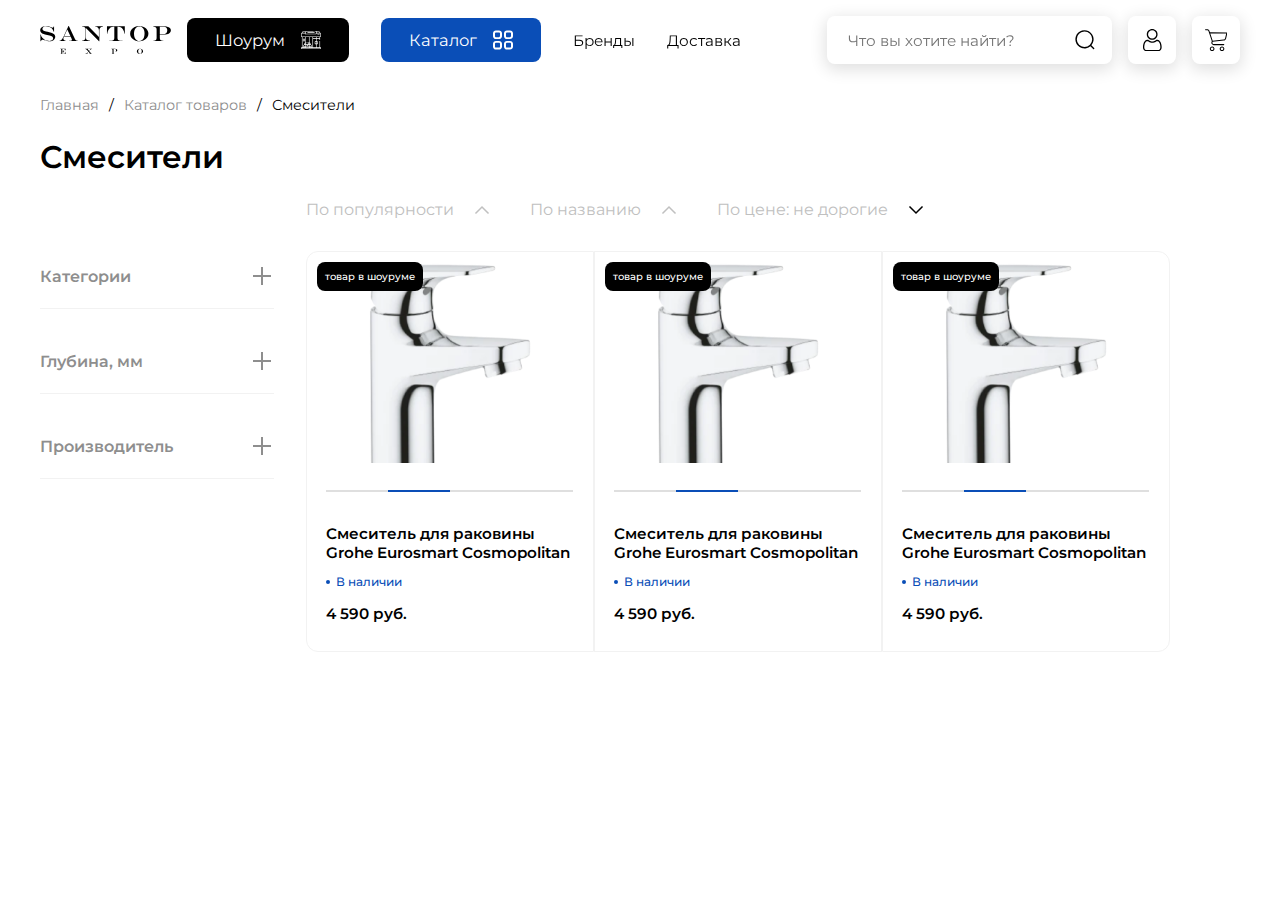
<file: catalog.html>
<!DOCTYPE html>
<html lang="ru">
    <head>
        <meta charset="UTF-8" />
        <meta http-equiv="X-UA-Compatible" content="IE=edge" />
        <meta name="viewport" content="width=device-width, initial-scale=1.0" />
        <title>Santop Expo / Смесители</title>

        <link rel="stylesheet" href="assets/css/reset.css" />
        <link rel="stylesheet" href="assets/css/variables.css" />
        <link rel="stylesheet" href="assets/css/config.css" />
        <link rel="stylesheet" href="assets/css/fonts.css" />
        <link rel="stylesheet" href="assets/css/keyframes.css" />
        <link rel="stylesheet" href="assets/css/main.css" />
        <link rel="stylesheet" href="assets/css/header.css" />
        <link rel="stylesheet" href="assets/css/footer.css" />
        <link rel="stylesheet" href="assets/css/advantages.css" />
        <link rel="stylesheet" href="assets/css/popular-categories.css" />
        <link rel="stylesheet" href="assets/css/promo.css" />
        <link rel="stylesheet" href="assets/css/promotions-of-the-month.css" />
        <link rel="stylesheet" href="assets/css/goods-in-the-showroom.css" />
        <link rel="stylesheet" href="assets/css/brands.css" />
        <link rel="stylesheet" href="assets/css/bread-crumbs.css" />
        <link rel="stylesheet" href="assets/css/video-blog.css" />
        <link rel="stylesheet" href="assets/css/map.css" />
        <link rel="stylesheet" href="assets/css/mailing.css" />
        <link rel="stylesheet" href="assets/css/cards.css" />
        <link rel="stylesheet" href="assets/css/catalog.css" />
        <link rel="stylesheet" href="assets/css/card-slider.css" />
        <link rel="stylesheet" href="assets/css/video-slider.css" />
        <link rel="stylesheet" href="assets/css/slider.css" />
        <link rel="stylesheet" href="assets/css/sorting.css" />
        <link rel="stylesheet" href="assets/css/logo.css" />
        <link rel="stylesheet" href="assets/css/nav.css" />
        <link rel="stylesheet" href="assets/css/btn.css" />
        <link rel="stylesheet" href="assets/css/custom-input.css" />
        <link rel="stylesheet" href="assets/css/filters.css" />
        <link rel="stylesheet" href="assets/css/swipe.css" />

        <link rel="stylesheet" href="assets/css/icons.css" />
        <link rel="stylesheet" href="assets/css/menu-content.css" />

        <link
            rel="stylesheet"
            href="assets/css/media/desktop.css"
            media="(max-width: 1920px)"
        />
        <link
            rel="stylesheet"
            href="assets/css/media/desktop-m.css"
            media="(max-width: 1600px)"
        />
        <link
            rel="stylesheet"
            href="assets/css/media/laptop.css"
            media="(max-width: 1440px)"
        />
        <link
            rel="stylesheet"
            href="assets/css/media/laptop-2.css"
            media="(max-width: 1200px)"
        />
        <link
            rel="stylesheet"
            href="assets/css/media/laptop-m.css"
            media="(max-width: 1000px)"
        />
        <link
            rel="stylesheet"
            href="assets/css/media/tablet.css"
            media="(max-width: 768px)"
        />
        <link
            rel="stylesheet"
            href="assets/css/media/mobile.css"
            media="(max-width: 576px)"
        />
    </head>
    <body>
        <div class="page">
            <header class="header">
                <div class="header__inner">
                    <div class="header__box-1">
                        <div class="menu">
                            <svg class="menu__icon icon icon_l">
                                <use
                                    href="assets/icons/icons.svg#menu-burger"
                                />
                            </svg>
                        </div>
                        <div class="header__box-11">
                            <a href="#" class="logo">
                                <img
                                    src="assets/icons/logo.svg"
                                    alt="Logo"
                                    class="logo__icon"
                            /></a>
                        </div>
                        <div class="header__box-111">
                            <div class="call">
                                <svg class="call__icon icon icon_l">
                                    <use href="assets/icons/icons.svg#phone" />
                                </svg>
                            </div>
                            <!-- <div class="header__box-1111">
                                <a href="#" class="user">
                                    <svg class="user__icon icon icon_m">
                                        <use
                                            href="assets/icons/icons.svg#user"
                                        />
                                    </svg>
                                </a>
                                <a href="#" class="basket">
                                    <svg class="basket__icon icon icon_m">
                                        <use
                                            href="assets/icons/icons.svg#basket"
                                        />
                                    </svg>
                                </a>
                            </div> -->
                        </div>
                        <nav class="nav">
                            <ul class="nav__ul">
                                <li class="nav__item">
                                    <a
                                        href="showroom.html"
                                        class="nav__item-link btn btn_primary"
                                    >
                                        Шоурум
                                        <svg class="nav__item-icon icon icon_s">
                                            <use
                                                href="assets/icons/icons.svg#showroom"
                                            />
                                        </svg>
                                    </a>
                                </li>
                                <li class="nav__item">
                                    <a
                                        href="catalog.html"
                                        class="nav__item-link btn btn_accent"
                                    >
                                        Каталог
                                        <svg class="nav__item-icon icon icon_s">
                                            <use
                                                href="assets/icons/icons.svg#catalog"
                                            />
                                        </svg>
                                    </a>
                                </li>
                                <li class="nav__item">
                                    <a href="brands.html" class="nav__item-link"
                                        >Бренды</a
                                    >
                                </li>
                                <li class="nav__item">
                                    <a href="#" class="nav__item-link"
                                        >Доставка</a
                                    >
                                </li>
                            </ul>
                        </nav>
                    </div>
                    <div class="header__box-2">
                        <div class="header__box-21">
                            <div class="custom-input custom-input_search">
                                <input
                                    type="text"
                                    class="custom-input__input"
                                    placeholder="Что вы хотите найти?"
                                />
                                <button class="custom-input__button">
                                    <svg class="custom-input__icon icon icon_m">
                                        <use
                                            href="assets/icons/icons.svg#magnifier"
                                        />
                                    </svg>
                                </button>
                            </div>
                            <a href="#" class="user">
                                <svg class="user__icon icon icon_m">
                                    <use href="assets/icons/icons.svg#user" />
                                </svg>
                            </a>
                            <a href="#" class="basket">
                                <svg class="basket__icon icon icon_m">
                                    <use href="assets/icons/icons.svg#basket" />
                                </svg>
                            </a>
                        </div>
                        <div class="header__box-22">
                            <a href="#" class="where-are-we">
                                <svg class="where-are-we__icon icon icon_m">
                                    <use href="assets/icons/icons.svg#yandex" />
                                </svg>
                                <span>Где мы?</span>
                            </a>
                            <a href="tel:84951747044" class="phone-number"
                                >8-495-174-70-44</a
                            >
                            <div class="header-socials">
                                <a href="#" class="header-socials__link">
                                    <svg
                                        class="header-socials__icon icon icon_m"
                                    >
                                        <use
                                            href="assets/icons/icons.svg#telegram"
                                        />
                                    </svg>
                                </a>
                                <a href="#" class="header-socials__link">
                                    <svg
                                        class="header-socials__icon icon icon_m"
                                    >
                                        <use
                                            href="assets/icons/icons.svg#whatsapp"
                                        />
                                    </svg>
                                </a>
                            </div>
                        </div>
                    </div>
                </div>
            </header>
            <main class="main container">
                <div class="main__box-1">
                    <div class="bread-crumbs">
                        <a href="#" class="bread-crumbs__link">Главная</a> /
                        <a href="#" class="bread-crumbs__link"
                            >Каталог товаров</a
                        >
                        /
                        <span class="breadcrumbs__current">Смесители</span>
                    </div>

                    <h2 class="catalog__title">Смесители</h2>

                    <div class="catalog">
                        <!-- filters -->
                        <div class="filters">
                            <!-- filter 1 -->
                            <div class="filters__item">
                                <div class="filters__item-box-1">
                                    <div class="filters__item-title">
                                        Категории
                                    </div>
                                    <img
                                        src="assets/icons/plus.svg"
                                        alt=""
                                        class="filters__item-icon"
                                    />
                                </div>
                                <!-- content of filter -->
                                <div class="filters-content">
                                    <!-- custom checkbox -->
                                    <label class="filters-content__label">
                                        <input
                                            type="checkbox"
                                            name=""
                                            id="filters-content__checkbox"
                                        />
                                        <span>Название категории</span>
                                    </label>
                                    <!-- custom checkbox -->
                                    <label class="filters-content__label">
                                        <input
                                            type="checkbox"
                                            name=""
                                            id="filters-content__checkbox"
                                        />
                                        <span>Название категории</span>
                                    </label>
                                </div>
                            </div>
                            <!-- filter 2 -->
                            <div class="filters__item">
                                <div class="filters__item-box-1">
                                    <div class="filters__item-title">
                                        Глубина, мм
                                    </div>
                                    <img
                                        src="assets/icons/plus.svg"
                                        alt=""
                                        class="filters__item-icon"
                                    />
                                </div>
                                <!-- content of filter -->
                                <div class="filters-content">
                                    <div class="filters-content__box-1">
                                        <input
                                            type="text"
                                            placeholder="От 399"
                                            class="filters-content__input"
                                        />
                                        <input
                                            type="text"
                                            placeholder="До 100 000"
                                            class="filters-content__input"
                                        />
                                    </div>
                                </div>
                            </div>
                            <div class="filters__item">
                                <div class="filters__item-box-1">
                                    <div class="filters__item-title">
                                        Производитель
                                    </div>
                                    <img
                                        src="assets/icons/plus.svg"
                                        alt=""
                                        class="filters__item-icon"
                                    />
                                </div>
                                <!-- content of filter -->
                                <div class="filters-content">
                                    <!-- custom checkbox -->
                                    <label class="filters-content__label">
                                        <input
                                            type="checkbox"
                                            name=""
                                            id="filters-content__checkbox"
                                        />
                                        <span>Название категории</span>
                                    </label>
                                    <!-- custom checkbox -->
                                    <label class="filters-content__label">
                                        <input
                                            type="checkbox"
                                            name=""
                                            id="filters-content__checkbox"
                                        />
                                        <span>Название категории</span>
                                    </label>
                                </div>
                            </div>
                        </div>
                        <div class="catalog__box-1">
                            <!-- sorting elements -->
                            <div class="sorting">
                                <ul class="sorting__box-1">
                                    <li class="sorting__item">
                                        <span>По популярности</span>
                                        <img
                                            src="assets/icons/arrow_top.svg"
                                            alt=""
                                            class="sorting__item-icon"
                                        />
                                    </li>
                                    <li class="sorting__item">
                                        <span> По названию </span>
                                        <img
                                            src="assets/icons/arrow_top.svg"
                                            alt=""
                                            class="sorting__item-icon"
                                        />
                                    </li>
                                    <li class="sorting__item">
                                        <span
                                            >По цене:
                                            <span>не дорогие</span></span
                                        >
                                        <img
                                            src="assets/icons/arrow_bottom.svg"
                                            alt=""
                                            class="sorting__item-icon"
                                        />
                                    </li>
                                </ul>

                                <!-- product presentation -->
                                <div class="sorting__box-2">
                                    <!-- product presentation 1 -->
                                    <button class="sorting__btn">
                                        <img
                                            src="assets/icons/row.svg"
                                            alt=""
                                            class="sorting__icon"
                                        />
                                    </button>
                                    <!-- product presentation 2 -->
                                    <button class="sorting__btn">
                                        <img
                                            src="assets/icons/column.svg"
                                            alt=""
                                            class="sorting__icon"
                                        />
                                    </button>
                                </div>
                            </div>
                            <div class="cards">
                                <div class="cards__item">
                                    <div
                                        class="cards__item-goods-in-the-showroom"
                                    >
                                        Товар в шоуруме
                                    </div>
                                    <div class="cards__item-box-1">
                                        <div class="cards__item-box-11">
                                            <img
                                                src="assets/images/main-1.png"
                                                alt="Card 1"
                                                class="cards__item-img"
                                            />
                                        </div>
                                        <div class="cards__item-box-12">
                                            <div class="card-slider">
                                                <div
                                                    class="card-slider__item"
                                                ></div>
                                                <div
                                                    class="card-slider__item card-slider__item_active"
                                                ></div>
                                                <div
                                                    class="card-slider__item"
                                                ></div>
                                                <div
                                                    class="card-slider__item"
                                                ></div>
                                            </div>
                                            <div class="cards__item-name">
                                                Смеситель для раковины Grohe
                                                Eurosmart Cosmopolitan
                                            </div>
                                            <div class="cards__item-in-stock">
                                                В наличии
                                            </div>
                                            <div class="cards__item-price">
                                                4 590 руб.
                                            </div>
                                        </div>
                                    </div>
                                    <div class="cards__item-box-2">
                                        <a href="#" class="cards__item-btn"
                                            >В корзину</a
                                        >
                                    </div>
                                </div>
                                <div class="cards__item">
                                    <div
                                        class="cards__item-goods-in-the-showroom"
                                    >
                                        Товар в шоуруме
                                    </div>
                                    <div class="cards__item-box-1">
                                        <div class="cards__item-box-11">
                                            <img
                                                src="assets/images/main-1.png"
                                                alt="Card 1"
                                                class="cards__item-img"
                                            />
                                        </div>
                                        <div class="cards__item-box-12">
                                            <div class="card-slider">
                                                <div
                                                    class="card-slider__item"
                                                ></div>
                                                <div
                                                    class="card-slider__item card-slider__item_active"
                                                ></div>
                                                <div
                                                    class="card-slider__item"
                                                ></div>
                                                <div
                                                    class="card-slider__item"
                                                ></div>
                                            </div>
                                            <div class="cards__item-name">
                                                Смеситель для раковины Grohe
                                                Eurosmart Cosmopolitan
                                            </div>
                                            <div class="cards__item-in-stock">
                                                В наличии
                                            </div>
                                            <div class="cards__item-price">
                                                4 590 руб.
                                            </div>
                                        </div>
                                    </div>
                                    <div class="cards__item-box-2">
                                        <a href="#" class="cards__item-btn"
                                            >В корзину</a
                                        >
                                    </div>
                                </div>
                                <div class="cards__item">
                                    <div
                                        class="cards__item-goods-in-the-showroom"
                                    >
                                        Товар в шоуруме
                                    </div>
                                    <div class="cards__item-box-1">
                                        <div class="cards__item-box-11">
                                            <img
                                                src="assets/images/main-1.png"
                                                alt="Card 1"
                                                class="cards__item-img"
                                            />
                                        </div>
                                        <div class="cards__item-box-12">
                                            <div class="card-slider">
                                                <div
                                                    class="card-slider__item"
                                                ></div>
                                                <div
                                                    class="card-slider__item card-slider__item_active"
                                                ></div>
                                                <div
                                                    class="card-slider__item"
                                                ></div>
                                                <div
                                                    class="card-slider__item"
                                                ></div>
                                            </div>
                                            <div class="cards__item-name">
                                                Смеситель для раковины Grohe
                                                Eurosmart Cosmopolitan
                                            </div>
                                            <div class="cards__item-in-stock">
                                                В наличии
                                            </div>
                                            <div class="cards__item-price">
                                                4 590 руб.
                                            </div>
                                        </div>
                                    </div>
                                    <div class="cards__item-box-2">
                                        <a href="#" class="cards__item-btn"
                                            >В корзину</a
                                        >
                                    </div>
                                </div>
                            </div>
                        </div>
                    </div>
                </div>
            </main>
        </div>

        <script src="assets/js/main.js"></script>
        <script src="assets/js/menu.js"></script>
        <script src="assets/js/filters.js"></script>
        <script src="assets/js/sorting.js"></script>
    </body>
</html>
</file>
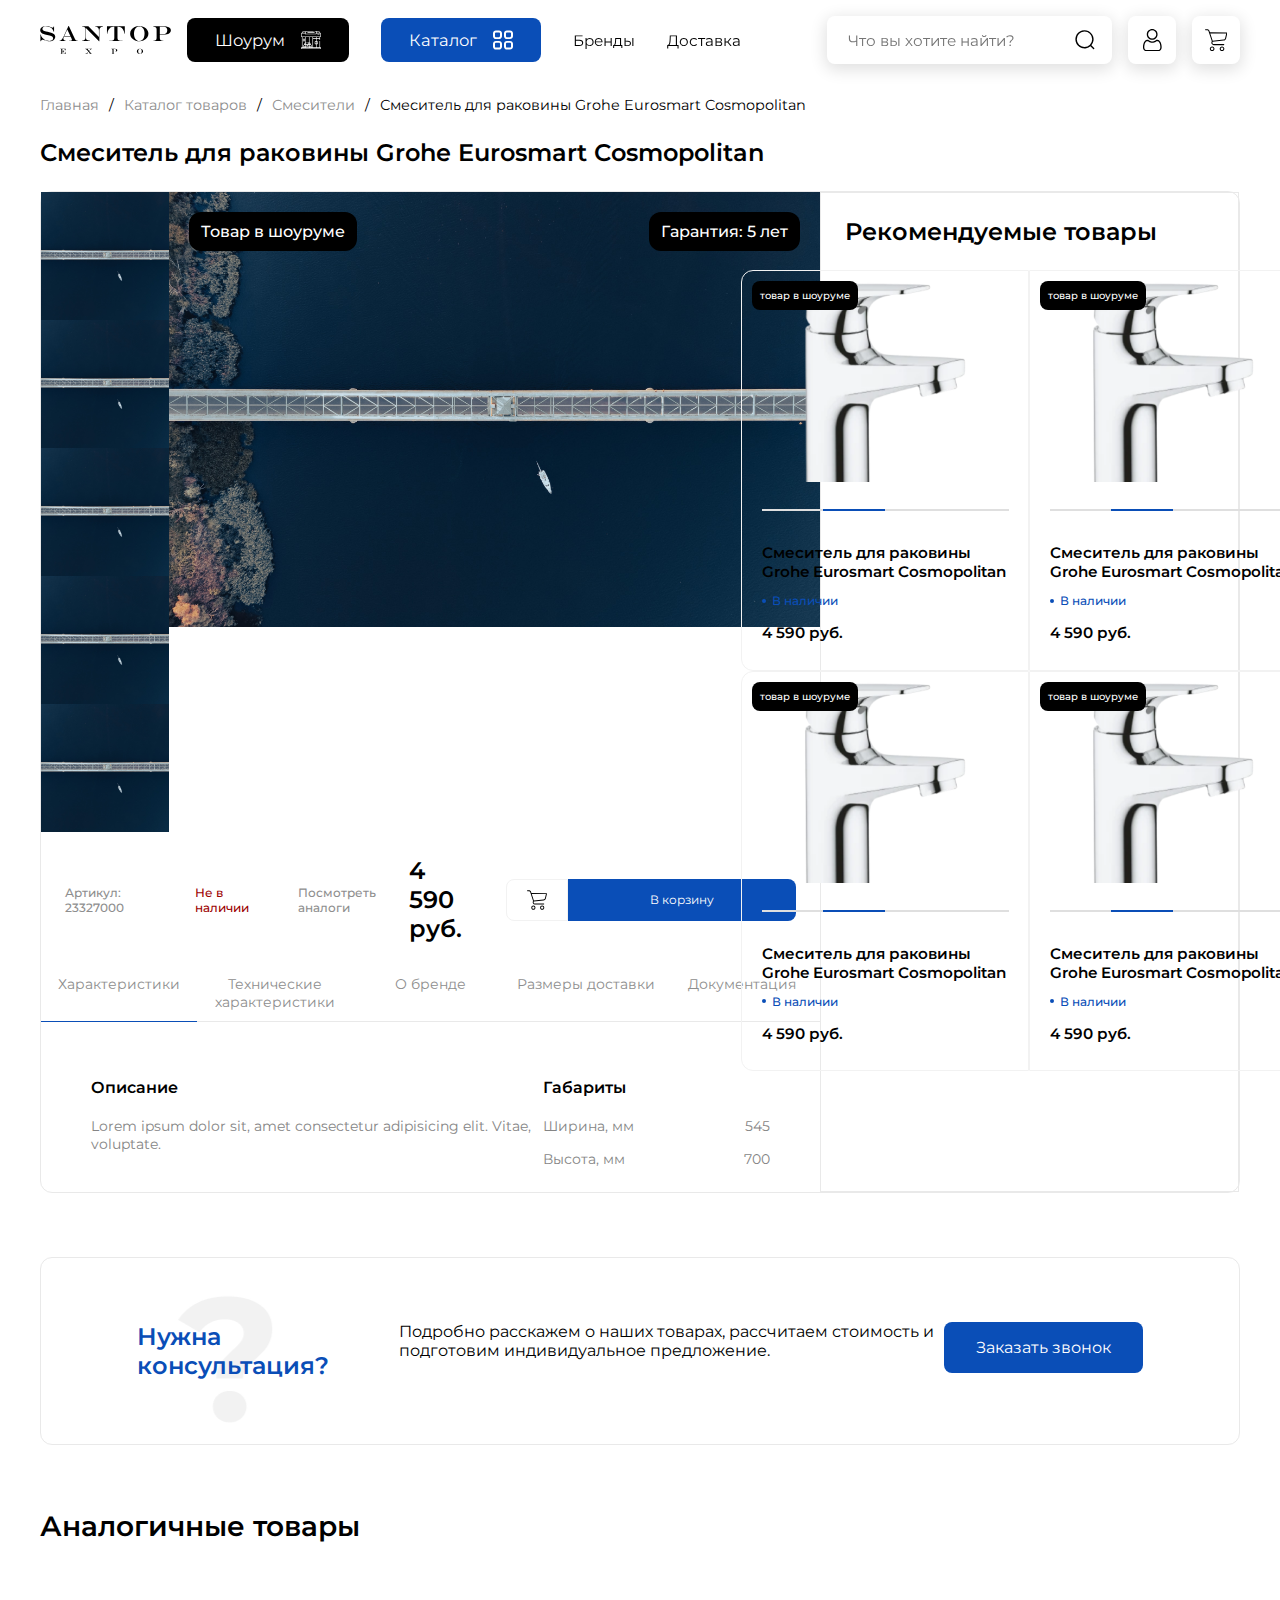
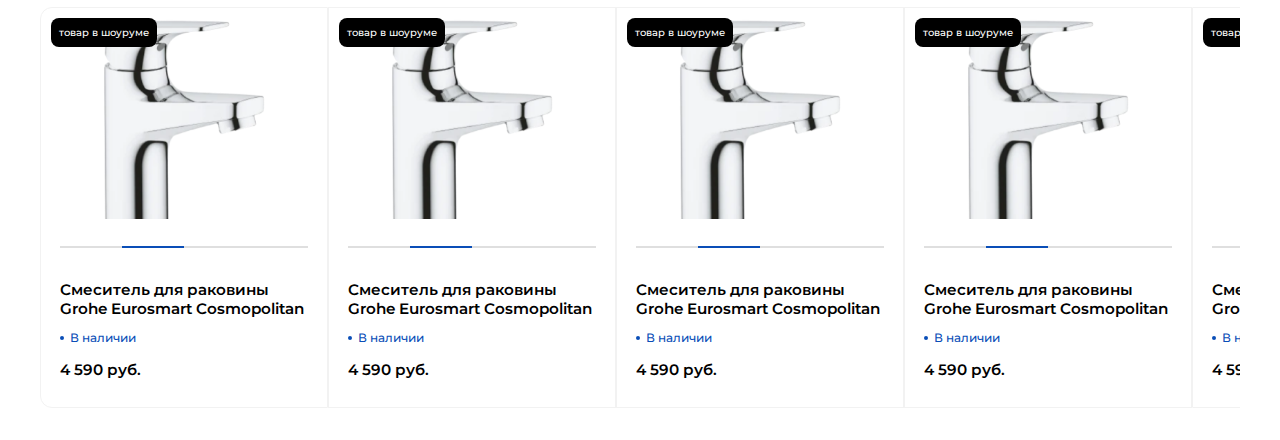
<file: product.html>
<!DOCTYPE html>
<html lang="ru">
    <head>
        <meta charset="UTF-8" />
        <meta http-equiv="X-UA-Compatible" content="IE=edge" />
        <meta name="viewport" content="width=device-width, initial-scale=1.0" />
        <title>
            Santop Expo / Смеситель для раковины Grohe Eurosmart Cosmopolitan
        </title>

        <link rel="stylesheet" href="assets/css/reset.css" />
        <link rel="stylesheet" href="assets/css/variables.css" />
        <link rel="stylesheet" href="assets/css/config.css" />
        <link rel="stylesheet" href="assets/css/fonts.css" />
        <link rel="stylesheet" href="assets/css/keyframes.css" />
        <link rel="stylesheet" href="assets/css/main.css" />
        <link rel="stylesheet" href="assets/css/header.css" />
        <link rel="stylesheet" href="assets/css/footer.css" />
        <link rel="stylesheet" href="assets/css/advantages.css" />
        <link rel="stylesheet" href="assets/css/popular-categories.css" />
        <link rel="stylesheet" href="assets/css/product-slider.css" />
        <link rel="stylesheet" href="assets/css/product.css" />
        <link rel="stylesheet" href="assets/css/promo.css" />
        <link rel="stylesheet" href="assets/css/promotions-of-the-month.css" />
        <link rel="stylesheet" href="assets/css/goods-in-the-showroom.css" />
        <link rel="stylesheet" href="assets/css/brands.css" />
        <link rel="stylesheet" href="assets/css/bread-crumbs.css" />
        <link rel="stylesheet" href="assets/css/video-blog.css" />
        <link rel="stylesheet" href="assets/css/map.css" />
        <link rel="stylesheet" href="assets/css/mailing.css" />
        <link rel="stylesheet" href="assets/css/cards.css" />
        <link rel="stylesheet" href="assets/css/card-slider.css" />
        <link rel="stylesheet" href="assets/css/video-slider.css" />
        <link rel="stylesheet" href="assets/css/slider.css" />
        <link rel="stylesheet" href="assets/css/logo.css" />
        <link rel="stylesheet" href="assets/css/nav.css" />
        <link rel="stylesheet" href="assets/css/need-advice.css" />
        <link rel="stylesheet" href="assets/css/btn.css" />
        <link rel="stylesheet" href="assets/css/custom-input.css" />
        <link rel="stylesheet" href="assets/css/swipe.css" />

        <link rel="stylesheet" href="assets/css/icons.css" />
        <link rel="stylesheet" href="assets/css/menu-content.css" />

        <link
            rel="stylesheet"
            href="assets/css/media/desktop.css"
            media="(max-width: 1920px)"
        />
        <link
            rel="stylesheet"
            href="assets/css/media/desktop-m.css"
            media="(max-width: 1600px)"
        />
        <link
            rel="stylesheet"
            href="assets/css/media/laptop.css"
            media="(max-width: 1440px)"
        />
        <link
            rel="stylesheet"
            href="assets/css/media/laptop-2.css"
            media="(max-width: 1200px)"
        />
        <link
            rel="stylesheet"
            href="assets/css/media/laptop-m.css"
            media="(max-width: 1000px)"
        />
        <link
            rel="stylesheet"
            href="assets/css/media/tablet.css"
            media="(max-width: 768px)"
        />
        <link
            rel="stylesheet"
            href="assets/css/media/mobile.css"
            media="(max-width: 576px)"
        />
    </head>
    <body>
        <div class="page">
            <header class="header">
                <div class="header__inner">
                    <div class="header__box-1">
                        <div class="menu">
                            <svg class="menu__icon icon icon_l">
                                <use
                                    href="assets/icons/icons.svg#menu-burger"
                                />
                            </svg>
                        </div>
                        <div class="header__box-11">
                            <a href="#" class="logo">
                                <img
                                    src="assets/icons/logo.svg"
                                    alt="Logo"
                                    class="logo__icon"
                            /></a>
                        </div>
                        <div class="header__box-111">
                            <div class="call">
                                <svg class="call__icon icon icon_l">
                                    <use href="assets/icons/icons.svg#phone" />
                                </svg>
                            </div>
                            <!-- <div class="header__box-1111">
                                <a href="#" class="user">
                                    <svg class="user__icon icon icon_m">
                                        <use
                                            href="assets/icons/icons.svg#user"
                                        />
                                    </svg>
                                </a>
                                <a href="#" class="basket">
                                    <svg class="basket__icon icon icon_m">
                                        <use
                                            href="assets/icons/icons.svg#basket"
                                        />
                                    </svg>
                                </a>
                            </div> -->
                        </div>
                        <nav class="nav">
                            <ul class="nav__ul">
                                <li class="nav__item">
                                    <a
                                        href="showroom.html"
                                        class="nav__item-link btn btn_primary"
                                    >
                                        Шоурум
                                        <svg class="nav__item-icon icon icon_s">
                                            <use
                                                href="assets/icons/icons.svg#showroom"
                                            />
                                        </svg>
                                    </a>
                                </li>
                                <li class="nav__item">
                                    <a
                                        href="catalog.html"
                                        class="nav__item-link btn btn_accent"
                                    >
                                        Каталог
                                        <svg class="nav__item-icon icon icon_s">
                                            <use
                                                href="assets/icons/icons.svg#catalog"
                                            />
                                        </svg>
                                    </a>
                                </li>
                                <li class="nav__item">
                                    <a href="brands.html" class="nav__item-link"
                                        >Бренды</a
                                    >
                                </li>
                                <li class="nav__item">
                                    <a href="#" class="nav__item-link"
                                        >Доставка</a
                                    >
                                </li>
                            </ul>
                        </nav>
                    </div>
                    <div class="header__box-2">
                        <div class="header__box-21">
                            <div class="custom-input custom-input_search">
                                <input
                                    type="text"
                                    class="custom-input__input"
                                    placeholder="Что вы хотите найти?"
                                />
                                <button class="custom-input__button">
                                    <svg class="custom-input__icon icon icon_m">
                                        <use
                                            href="assets/icons/icons.svg#magnifier"
                                        />
                                    </svg>
                                </button>
                            </div>
                            <a href="#" class="user">
                                <svg class="user__icon icon icon_m">
                                    <use href="assets/icons/icons.svg#user" />
                                </svg>
                            </a>
                            <a href="#" class="basket">
                                <svg class="basket__icon icon icon_m">
                                    <use href="assets/icons/icons.svg#basket" />
                                </svg>
                            </a>
                        </div>
                        <div class="header__box-22">
                            <a href="#" class="where-are-we">
                                <svg class="where-are-we__icon icon icon_m">
                                    <use href="assets/icons/icons.svg#yandex" />
                                </svg>
                                <span>Где мы?</span>
                            </a>
                            <a href="tel:84951747044" class="phone-number"
                                >8-495-174-70-44</a
                            >
                            <div class="header-socials">
                                <a href="#" class="header-socials__link">
                                    <svg
                                        class="header-socials__icon icon icon_m"
                                    >
                                        <use
                                            href="assets/icons/icons.svg#telegram"
                                        />
                                    </svg>
                                </a>
                                <a href="#" class="header-socials__link">
                                    <svg
                                        class="header-socials__icon icon icon_m"
                                    >
                                        <use
                                            href="assets/icons/icons.svg#whatsapp"
                                        />
                                    </svg>
                                </a>
                            </div>
                        </div>
                    </div>
                </div>
            </header>
            <main class="main container">
                <div class="main__box-1">
                    <div class="bread-crumbs">
                        <a href="#" class="bread-crumbs__link">Главная</a> /
                        <a href="catalog-list.html" class="bread-crumbs__link"
                            >Каталог товаров</a
                        >
                        /
                        <a href="catalog.html" class="bread-crumbs__link"
                            >Смесители</a
                        >
                        /
                        <span class="breadcrumbs__current"
                            >Смеситель для раковины Grohe Eurosmart
                            Cosmopolitan</span
                        >
                    </div>

                    <h2 class="product__name">
                        Смеситель для раковины Grohe Eurosmart Cosmopolitan
                    </h2>

                    <!-- main content of good -->
                    <div class="product">
                        <!-- left block -->
                        <div class="product__box-1">
                            <!-- slider and image -->
                            <div class="product__box-11">
                                <div class="product-slider">
                                    <img
                                        src="assets/images/image-1.jpg"
                                        alt=""
                                        class="product-slider__img"
                                    />
                                    <img
                                        src="assets/images/image-1.jpg"
                                        alt=""
                                        class="product-slider__img"
                                    />
                                    <img
                                        src="assets/images/image-1.jpg"
                                        alt=""
                                        class="product-slider__img"
                                    />
                                    <img
                                        src="assets/images/image-1.jpg"
                                        alt=""
                                        class="product-slider__img"
                                    />
                                    <img
                                        src="assets/images/image-1.jpg"
                                        alt=""
                                        class="product-slider__img"
                                    />
                                </div>
                                <div class="product__box-112">
                                    <div class="product__in-showroom">
                                        Товар в шоуруме
                                    </div>
                                    <div class="product__warranty">
                                        Гарантия: 5 лет
                                    </div>
                                    <img
                                        src="assets/images/image-1.jpg"
                                        alt=""
                                        class="product__img"
                                    />
                                </div>
                            </div>

                            <!-- information after slider and image -->
                            <div class="product__box-12">
                                <div class="product__box-121">
                                    <div class="product__item-number">
                                        Артикул: <span>23327000</span>
                                    </div>
                                    <div
                                        class="product__in-stock product__in-stock_not"
                                    >
                                        Не в наличии
                                    </div>
                                    <div class="product__view-analogs">
                                        Посмотреть аналоги
                                    </div>
                                </div>
                                <div class="product__box-122">
                                    <div class="product__price">
                                        4 590 <span>руб.</span>
                                    </div>
                                    <div class="product__box-1221">
                                        <button class="product__favourite-btn">
                                            <svg
                                                class="product__favourite-btn-icon"
                                            >
                                                <use
                                                    href="assets/icons/icons.svg#basket"
                                                />
                                            </svg>
                                        </button>
                                        <button class="product__into-a-basket">
                                            В корзину
                                        </button>
                                    </div>
                                </div>
                            </div>

                            <!-- slider for dynamic content -->
                            <ul class="product-navigation">
                                <li
                                    class="product-navigation__item product-navigation__item_active" data-id="1"
                                >
                                    Характеристики
                                </li>
                                <li class="product-navigation__item" data-id="2">
                                    Технические характеристики
                                </li>
                                <li class="product-navigation__item" data-id="3">
                                    О бренде
                                </li>
                                <li class="product-navigation__item" data-id="4">
                                    Размеры доставки
                                </li>
                                <li class="product-navigation__item" data-id="5">
                                    Документация
                                </li>
                            </ul>

                            <!-- dynamic content -->
                            <div class="product-description product-description_active" id="product-description_1">
                                <div class="product-description__box-1">
                                    <p class="product-description__title">
                                        Описание
                                    </p>
                                    <p class="product-description__text">
                                        Lorem ipsum dolor sit, amet consectetur
                                        adipisicing elit. Vitae, voluptate.
                                    </p>
                                </div>
                                <div class="product-description__box-2">
                                    <p class="product-description__title">
                                        Габариты
                                    </p>
                                    <div class="product-description-sizes">
                                        <div
                                            class="product-description-sizes__item"
                                        >
                                            <div
                                                class="product-description__text"
                                            >
                                                Ширина, мм
                                            </div>
                                            <div
                                                class="product-description__text"
                                            >
                                                545
                                            </div>
                                        </div>
                                        <div
                                            class="product-description-sizes__item"
                                        >
                                            <div
                                                class="product-description__text"
                                            >
                                                Высота, мм
                                            </div>
                                            <div
                                                class="product-description__text"
                                            >
                                                700
                                            </div>
                                        </div>
                                    </div>
                                </div>
                            </div>
                            <div class="product-description" id="product-description_2">
                                <div class="product-description-sizes">
                                    <div
                                        class="product-description-sizes__item"
                                    >
                                        <div class="product-description__text">
                                            Встраиваемый
                                        </div>
                                        <div class="product-description__text">
                                            Нет
                                        </div>
                                    </div>
                                    <div
                                        class="product-description-sizes__item"
                                    >
                                        <div class="product-description__text">
                                            Количество монтажных отверстий
                                        </div>
                                        <div class="product-description__text">
                                            1
                                        </div>
                                    </div>
                                    <div
                                        class="product-description-sizes__item"
                                    >
                                        <div class="product-description__text">
                                            Тип подводки
                                        </div>
                                        <div class="product-description__text">
                                            Гибкий
                                        </div>
                                    </div>
                                </div>
                            </div>
                            <div class="product-description" id="product-description_3">
                                <div class="product-description__box-1">
                                    <p class="product-description__text">
                                        Lorem ipsum dolor sit, amet consectetur
                                        adipisicing elit. Vitae, voluptate.
                                    </p>
                                    <p class="product-description__text">
                                        Lorem ipsum dolor sit, amet consectetur
                                        adipisicing elit. Vitae, voluptate.
                                    </p>
                                </div>
                            </div>
                            <div
                                class="product-description"
                                id="product-description_4"
                            >
                                <div class="product-description-sizes">
                                    <div
                                        class="product-description-sizes__item"
                                    >
                                        <div class="product-description__text">
                                            Номер товара
                                        </div>
                                        <div class="product-description__text">
                                            Нет
                                        </div>
                                    </div>
                                    <div
                                        class="product-description-sizes__item"
                                    >
                                        <div class="product-description__text">
                                            Ширина, мм
                                        </div>
                                        <div class="product-description__text">
                                            400
                                        </div>
                                    </div>
                                    <div
                                        class="product-description-sizes__item"
                                    >
                                        <div class="product-description__text">
                                            Высота, мм
                                        </div>
                                        <div class="product-description__text">
                                            100
                                        </div>
                                    </div>
                                </div>
                            </div>
                            <div
                                class="product-description"
                                id="product-description_5"
                            >
                                <div class="product-description__box-1">
                                    <p class="product-description__title">
                                        Сертификаты
                                    </p>
                                </div>
                            </div>
                        </div>
                        <!-- right block -->
                        <section class="recommended-products">
                            <h2 class="recommended-products__title">
                                Рекомендуемые товары
                            </h2>
                            <div class="recommended-products__box-1">
                                <div class="cards">
                                    <div class="cards__item">
                                        <div
                                            class="cards__item-goods-in-the-showroom"
                                        >
                                            Товар в шоуруме
                                        </div>
                                        <div class="cards__item-box-1">
                                            <div class="cards__item-box-11">
                                                <img
                                                    src="assets/images/main-1.png"
                                                    alt="Card 1"
                                                    class="cards__item-img"
                                                />
                                            </div>
                                            <div class="cards__item-box-12">
                                                <div class="card-slider">
                                                    <div
                                                        class="card-slider__item"
                                                    ></div>
                                                    <div
                                                        class="card-slider__item card-slider__item_active"
                                                    ></div>
                                                    <div
                                                        class="card-slider__item"
                                                    ></div>
                                                    <div
                                                        class="card-slider__item"
                                                    ></div>
                                                </div>
                                                <div class="cards__item-name">
                                                    Смеситель для раковины Grohe
                                                    Eurosmart Cosmopolitan
                                                </div>
                                                <div
                                                    class="cards__item-in-stock"
                                                >
                                                    В наличии
                                                </div>
                                                <div class="cards__item-price">
                                                    4 590 руб.
                                                </div>
                                            </div>
                                        </div>
                                        <div class="cards__item-box-2">
                                            <a href="#" class="cards__item-btn"
                                                >В корзину</a
                                            >
                                        </div>
                                    </div>
                                    <div class="cards__item">
                                        <div
                                            class="cards__item-goods-in-the-showroom"
                                        >
                                            Товар в шоуруме
                                        </div>
                                        <div class="cards__item-box-1">
                                            <div class="cards__item-box-11">
                                                <img
                                                    src="assets/images/main-1.png"
                                                    alt="Card 1"
                                                    class="cards__item-img"
                                                />
                                            </div>
                                            <div class="cards__item-box-12">
                                                <div class="card-slider">
                                                    <div
                                                        class="card-slider__item"
                                                    ></div>
                                                    <div
                                                        class="card-slider__item card-slider__item_active"
                                                    ></div>
                                                    <div
                                                        class="card-slider__item"
                                                    ></div>
                                                    <div
                                                        class="card-slider__item"
                                                    ></div>
                                                </div>
                                                <div class="cards__item-name">
                                                    Смеситель для раковины Grohe
                                                    Eurosmart Cosmopolitan
                                                </div>
                                                <div
                                                    class="cards__item-in-stock"
                                                >
                                                    В наличии
                                                </div>
                                                <div class="cards__item-price">
                                                    4 590 руб.
                                                </div>
                                            </div>
                                        </div>
                                        <div class="cards__item-box-2">
                                            <a href="#" class="cards__item-btn"
                                                >В корзину</a
                                            >
                                        </div>
                                    </div>
                                </div>
                                <div class="cards">
                                    <div class="cards__item">
                                        <div
                                            class="cards__item-goods-in-the-showroom"
                                        >
                                            Товар в шоуруме
                                        </div>
                                        <div class="cards__item-box-1">
                                            <div class="cards__item-box-11">
                                                <img
                                                    src="assets/images/main-1.png"
                                                    alt="Card 1"
                                                    class="cards__item-img"
                                                />
                                            </div>
                                            <div class="cards__item-box-12">
                                                <div class="card-slider">
                                                    <div
                                                        class="card-slider__item"
                                                    ></div>
                                                    <div
                                                        class="card-slider__item card-slider__item_active"
                                                    ></div>
                                                    <div
                                                        class="card-slider__item"
                                                    ></div>
                                                    <div
                                                        class="card-slider__item"
                                                    ></div>
                                                </div>
                                                <div class="cards__item-name">
                                                    Смеситель для раковины Grohe
                                                    Eurosmart Cosmopolitan
                                                </div>
                                                <div
                                                    class="cards__item-in-stock"
                                                >
                                                    В наличии
                                                </div>
                                                <div class="cards__item-price">
                                                    4 590 руб.
                                                </div>
                                            </div>
                                        </div>
                                        <div class="cards__item-box-2">
                                            <a href="#" class="cards__item-btn"
                                                >В корзину</a
                                            >
                                        </div>
                                    </div>
                                    <div class="cards__item">
                                        <div
                                            class="cards__item-goods-in-the-showroom"
                                        >
                                            Товар в шоуруме
                                        </div>
                                        <div class="cards__item-box-1">
                                            <div class="cards__item-box-11">
                                                <img
                                                    src="assets/images/main-1.png"
                                                    alt="Card 1"
                                                    class="cards__item-img"
                                                />
                                            </div>
                                            <div class="cards__item-box-12">
                                                <div class="card-slider">
                                                    <div
                                                        class="card-slider__item"
                                                    ></div>
                                                    <div
                                                        class="card-slider__item card-slider__item_active"
                                                    ></div>
                                                    <div
                                                        class="card-slider__item"
                                                    ></div>
                                                    <div
                                                        class="card-slider__item"
                                                    ></div>
                                                </div>
                                                <div class="cards__item-name">
                                                    Смеситель для раковины Grohe
                                                    Eurosmart Cosmopolitan
                                                </div>
                                                <div
                                                    class="cards__item-in-stock"
                                                >
                                                    В наличии
                                                </div>
                                                <div class="cards__item-price">
                                                    4 590 руб.
                                                </div>
                                            </div>
                                        </div>
                                        <div class="cards__item-box-2">
                                            <a href="#" class="cards__item-btn"
                                                >В корзину</a
                                            >
                                        </div>
                                    </div>
                                </div>
                            </div>
                        </section>
                    </div>
                </div>

                <!-- need consultation? -->
                <section class="need-advice">
                    <!-- left side -->
                    <div class="need-advice__box-1">
                        <div class="need-advice__box-11">
                            <h2 class="need-advice__title">
                                Нужна<br />консультация?
                            </h2>
                            <img
                                src="assets/icons/question.png"
                                alt=""
                                class="need-advice__question-icon"
                            />
                        </div>
                        <p class="need-advice__text">
                            Подробно расскажем о наших товарах, рассчитаем
                            стоимость и<br />
                            подготовим индивидуальное предложение.
                        </p>
                    </div>
                    <!-- right side -->
                    <div class="need-advice__box-2">
                        <button class="need-advice__btn">
                            Заказать звонок
                        </button>
                    </div>
                </section>

                <!-- analog goods -->
                <section class="similar-products">
                    <h2 class="similar-products__title">Аналогичные товары</h2>

                    <div class="cards">
                        <div class="cards__item">
                            <div class="cards__item-goods-in-the-showroom">
                                Товар в шоуруме
                            </div>
                            <div class="cards__item-box-1">
                                <div class="cards__item-box-11">
                                    <img
                                        src="assets/images/main-1.png"
                                        alt="Card 1"
                                        class="cards__item-img"
                                    />
                                </div>
                                <div class="cards__item-box-12">
                                    <div class="card-slider">
                                        <div class="card-slider__item"></div>
                                        <div
                                            class="card-slider__item card-slider__item_active"
                                        ></div>
                                        <div class="card-slider__item"></div>
                                        <div class="card-slider__item"></div>
                                    </div>
                                    <div class="cards__item-name">
                                        Смеситель для раковины Grohe Eurosmart
                                        Cosmopolitan
                                    </div>
                                    <div class="cards__item-in-stock">
                                        В наличии
                                    </div>
                                    <div class="cards__item-price">
                                        4 590 руб.
                                    </div>
                                </div>
                            </div>
                            <div class="cards__item-box-2">
                                <a href="#" class="cards__item-btn"
                                    >В корзину</a
                                >
                            </div>
                        </div>
                        <div class="cards__item">
                            <div class="cards__item-goods-in-the-showroom">
                                Товар в шоуруме
                            </div>
                            <div class="cards__item-box-1">
                                <div class="cards__item-box-11">
                                    <img
                                        src="assets/images/main-1.png"
                                        alt="Card 1"
                                        class="cards__item-img"
                                    />
                                </div>
                                <div class="cards__item-box-12">
                                    <div class="card-slider">
                                        <div class="card-slider__item"></div>
                                        <div
                                            class="card-slider__item card-slider__item_active"
                                        ></div>
                                        <div class="card-slider__item"></div>
                                        <div class="card-slider__item"></div>
                                    </div>
                                    <div class="cards__item-name">
                                        Смеситель для раковины Grohe Eurosmart
                                        Cosmopolitan
                                    </div>
                                    <div class="cards__item-in-stock">
                                        В наличии
                                    </div>
                                    <div class="cards__item-price">
                                        4 590 руб.
                                    </div>
                                </div>
                            </div>
                            <div class="cards__item-box-2">
                                <a href="#" class="cards__item-btn"
                                    >В корзину</a
                                >
                            </div>
                        </div>
                        <div class="cards__item">
                            <div class="cards__item-goods-in-the-showroom">
                                Товар в шоуруме
                            </div>
                            <div class="cards__item-box-1">
                                <div class="cards__item-box-11">
                                    <img
                                        src="assets/images/main-1.png"
                                        alt="Card 1"
                                        class="cards__item-img"
                                    />
                                </div>
                                <div class="cards__item-box-12">
                                    <div class="card-slider">
                                        <div class="card-slider__item"></div>
                                        <div
                                            class="card-slider__item card-slider__item_active"
                                        ></div>
                                        <div class="card-slider__item"></div>
                                        <div class="card-slider__item"></div>
                                    </div>
                                    <div class="cards__item-name">
                                        Смеситель для раковины Grohe Eurosmart
                                        Cosmopolitan
                                    </div>
                                    <div class="cards__item-in-stock">
                                        В наличии
                                    </div>
                                    <div class="cards__item-price">
                                        4 590 руб.
                                    </div>
                                </div>
                            </div>
                            <div class="cards__item-box-2">
                                <a href="#" class="cards__item-btn"
                                    >В корзину</a
                                >
                            </div>
                        </div>
                        <div class="cards__item">
                            <div class="cards__item-goods-in-the-showroom">
                                Товар в шоуруме
                            </div>
                            <div class="cards__item-box-1">
                                <div class="cards__item-box-11">
                                    <img
                                        src="assets/images/main-1.png"
                                        alt="Card 1"
                                        class="cards__item-img"
                                    />
                                </div>
                                <div class="cards__item-box-12">
                                    <div class="card-slider">
                                        <div class="card-slider__item"></div>
                                        <div
                                            class="card-slider__item card-slider__item_active"
                                        ></div>
                                        <div class="card-slider__item"></div>
                                        <div class="card-slider__item"></div>
                                    </div>
                                    <div class="cards__item-name">
                                        Смеситель для раковины Grohe Eurosmart
                                        Cosmopolitan
                                    </div>
                                    <div class="cards__item-in-stock">
                                        В наличии
                                    </div>
                                    <div class="cards__item-price">
                                        4 590 руб.
                                    </div>
                                </div>
                            </div>
                            <div class="cards__item-box-2">
                                <a href="#" class="cards__item-btn"
                                    >В корзину</a
                                >
                            </div>
                        </div>
                        <div class="cards__item">
                            <div class="cards__item-goods-in-the-showroom">
                                Товар в шоуруме
                            </div>
                            <div class="cards__item-box-1">
                                <div class="cards__item-box-11">
                                    <img
                                        src="assets/images/main-1.png"
                                        alt="Card 1"
                                        class="cards__item-img"
                                    />
                                </div>
                                <div class="cards__item-box-12">
                                    <div class="card-slider">
                                        <div class="card-slider__item"></div>
                                        <div
                                            class="card-slider__item card-slider__item_active"
                                        ></div>
                                        <div class="card-slider__item"></div>
                                        <div class="card-slider__item"></div>
                                    </div>
                                    <div class="cards__item-name">
                                        Смеситель для раковины Grohe Eurosmart
                                        Cosmopolitan
                                    </div>
                                    <div class="cards__item-in-stock">
                                        В наличии
                                    </div>
                                    <div class="cards__item-price">
                                        4 590 руб.
                                    </div>
                                </div>
                            </div>
                            <div class="cards__item-box-2">
                                <a href="#" class="cards__item-btn"
                                    >В корзину</a
                                >
                            </div>
                        </div>
                    </div>
                </section>
            </main>
        </div>

        <script src="assets/js/main.js"></script>
        <script src="assets/js/menu.js"></script>
        <script src="assets/js/productNavigation.js"></script>
    </body>
</html>
</file>
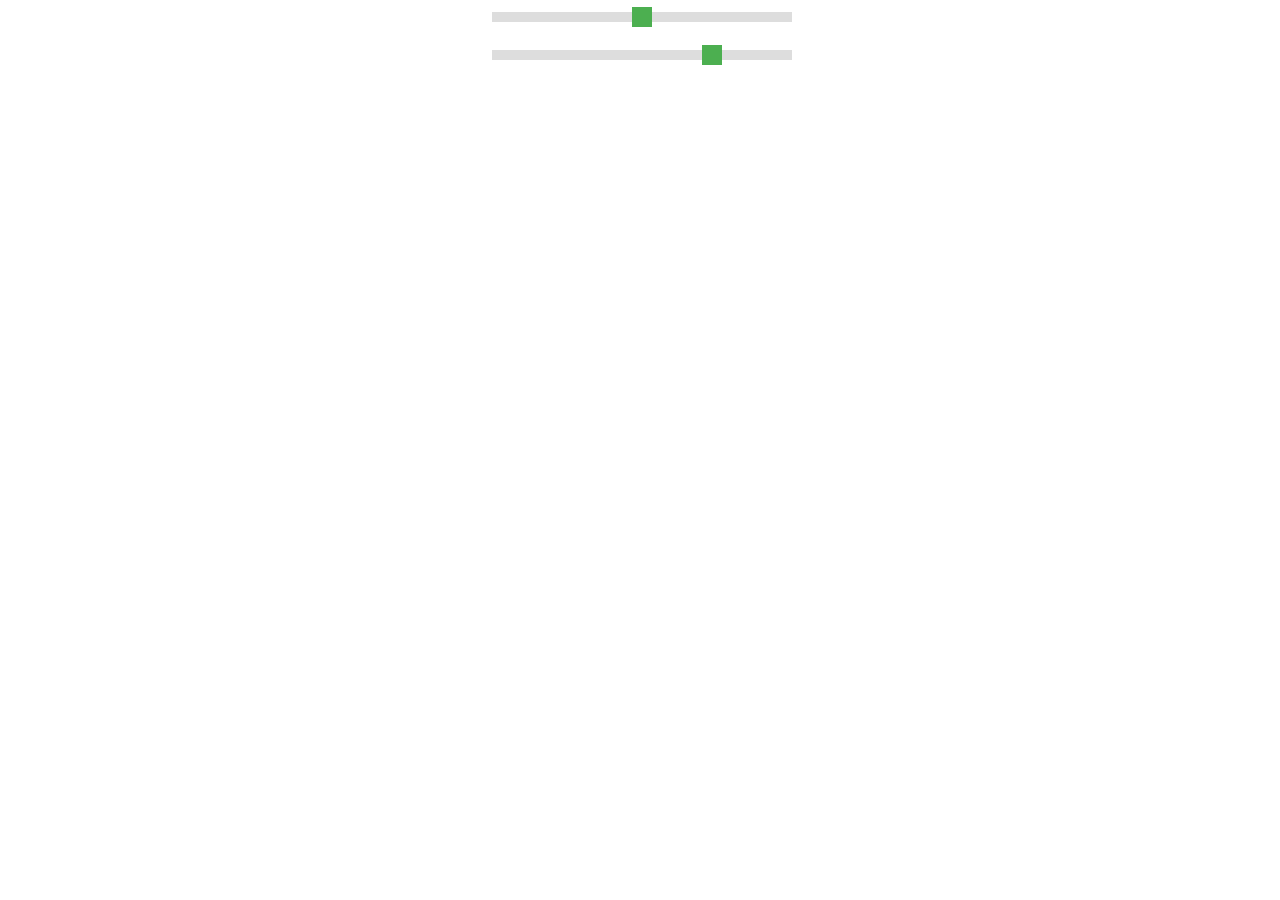
<file: test.html>
<!DOCTYPE html>
<html>
<head>
  <style>
    .range-container {
      display: flex;
      align-items: center;
      justify-content: center;
      flex-direction: column;
    }

    .range-input {
      width: 300px;
      margin-bottom: 20px;
    }

    .range-input input[type="range"] {
      width: 100%;
      height: 10px;
      -webkit-appearance: none;
      background-color: #ddd;
      outline: none;
    }

    .range-input input[type="range"]::-webkit-slider-thumb {
      -webkit-appearance: none;
      appearance: none;
      width: 20px;
      height: 20px;
      background-color: #4CAF50;
      cursor: pointer;
    }
  </style>
</head>
<body>
  <div class="range-container">
    <div class="range-input">
      <input type="range" min="0" max="100" value="50" step="1" id="lowerRange">
    </div>
    <div class="range-input">
      <input type="range" min="0" max="100" value="75" step="1" id="upperRange">
    </div>
  </div>

  <script>
    var lowerSlider = document.getElementById("lowerRange");
    var upperSlider = document.getElementById("upperRange");

    lowerSlider.oninput = function() {
      if (parseInt(lowerSlider.value) > parseInt(upperSlider.value)) {
        upperSlider.value = lowerSlider.value;
      }
    };

    upperSlider.oninput = function() {
      if (parseInt(upperSlider.value) < parseInt(lowerSlider.value)) {
        lowerSlider.value = upperSlider.value;
      }
    };
  </script>
</body>
</html>
</file>
<file: assets/css/variables.css>
:root {
    --selection__color: #fff;
    --selection__background-color: #000;

    --min-width: 280px;
    --font-family: "Montserrat", sans-serif;
    --font-size: 1rem;
    --font-weight: 400;
    --text-transform: none;
    --letter-spacing: 0;

    --color: #000;
    --background-color: #fff;

    --primary-color: #000;
    --secondary-color: #fff;
    --accent-color: #0a4eb7;
    --border-color: #f2f2f2;
    --slider-color: #dfdfdf;

    --box-shadow: 0px 4px 16px 2px rgba(0, 0, 0, 0.12);
    --box-shadow_active: 0px 4px 16px 2px rgba(0, 0, 0, 0.24);

    --border-radius_xs: 0.25rem;
    --border-radius_s: 0.5rem;
    --border-radius_m: 0.75rem;

    --h2_font-size: 2.25rem;

    --header__height: 96px;
    --header__height_mobile: 80px;
}

/* @media (max-width: 4096px) {
    :root {
    }
}

@media (max-width: 2560px) {
    :root {
    }
}

@media (max-width: 1920px) {
    :root {
    }
}

@media (max-width: 1600px) {
    :root {
    }
}

@media (max-width: 1400px) {
    :root {
    }
}

@media (max-width: 1200px) {
    :root {
    }
}

@media (max-width: 992px) {
    :root {
    }
}

@media (max-width: 768px) {
    :root {
    }
}

@media (max-width: 576px) {
    :root {
    }
}

@media (max-width: 320px) {
    :root {
    }
}

@media (max-width: 280px) {
    :root {
    }
} */
</file>
<file: assets/css/config.css>
*,
*::before,
*::after {
    box-sizing: border-box;
}

::selection {
    color: var(--selection__color);
    background-color: var(--selection__background-color);
}

html {
    scroll-behavior: smooth;
}

body {
    margin: 0;

    position: relative;

    min-width: var(--min-width);

    font-family: var(--font-family);
    font-size: var(--font-size);
    font-weight: var(--font-weight);

    text-transform: var(--text-transform);
    letter-spacing: var(--letter-spacing);

    color: var(--color);
    background-color: var(--background-color);
}

/* body,
.page {
    min-height: 100vh;
} */
</file>
<file: assets/css/fonts.css>
@font-face {
    font-family: "Montserrat";
    font-style: normal;
    font-weight: 100;
    src: url("../fonts/montserrat_thin.woff2") format("woff2");
}

@font-face {
    font-family: "Montserrat";
    font-style: normal;
    font-weight: 200;
    src: url("../fonts/montserrat_extralight.woff2") format("woff2");
}

@font-face {
    font-family: "Montserrat";
    font-style: normal;
    font-weight: 300;
    src: url("../fonts/montserrat_light.woff2") format("woff2");
}

@font-face {
    font-family: "Montserrat";
    font-style: normal;
    font-weight: 400;
    src: url("../fonts/montserrat_regular.woff2") format("woff2");
}

@font-face {
    font-family: "Montserrat";
    font-style: normal;
    font-weight: 500;
    src: url("../fonts/montserrat_medium.woff2") format("woff2");
}

@font-face {
    font-family: "Montserrat";
    font-style: normal;
    font-weight: 600;
    src: url("../fonts/montserrat_semibold.woff2") format("woff2");
}

@font-face {
    font-family: "Montserrat";
    font-style: normal;
    font-weight: 700;
    src: url("../fonts/montserrat_bold.woff2") format("woff2");
}

@font-face {
    font-family: "Montserrat";
    font-style: normal;
    font-weight: 800;
    src: url("../fonts/montserrat_extrabold.woff2") format("woff2");
}

@font-face {
    font-family: "Montserrat";
    font-style: normal;
    font-weight: 900;
    src: url("../fonts/montserrat_black.woff2") format("woff2");
}
</file>
<file: assets/css/keyframes.css>
/* @keyframes gradient {
    0% {
        background-position: 0% 50%;
    }
    50% {
        background-position: 100% 50%;
    }
    100% {
        background-position: 0% 50%;
    }
} */
</file>
<file: assets/css/main.css>
/* no-scroll */

.no-scroll {
    height: 100%;

    overflow: hidden;
}

/* container */

.container {
    margin-left: auto;
    margin-right: auto;

    max-width: 1728px;
    width: 100%;
}

/* page */

.page {
    padding-top: 1rem;
}

/* main */

.main {
    margin-top: var(--header__height);
    margin-bottom: 32px;

    display: flex;
    flex-direction: column;
    row-gap: 6.25rem;
}

.main__box-1 {
    display: flex;
    flex-direction: column;

    row-gap: 1.5em;
}

.main__box-11 {
    display: flex;
    flex-direction: column;

    row-gap: 50px;
}

.hidden {
    visibility: hidden;
    opacity: 0;
}

/* user */
/* basket */

.user,
.basket {
    width: 3rem;
    height: 3rem;

    display: flex;
    align-items: center;
    justify-content: center;

    background-color: var(--background-color);
    box-shadow: var(--box-shadow);

    border-radius: var(--border-radius_s);
    transition: box-shadow 0.5s ease-in-out;
}

.user:hover,
.basket:hover {
    box-shadow: var(--box-shadow_active);
}

/* .user:hover .user__icon,
.basket:hover .basket__icon {
    fill: rgba(0, 0, 0, .5);
} */

/* .user__icon,
.basket__icon {
    transition: fill .5s ease-in-out;
} */

/* where-are-we */

.where-are-we {
    display: flex;
    align-items: center;
    column-gap: 0.5rem;

    font-weight: 500;

    color: var(--accent-color);
}

.where-are-we span {
    white-space: nowrap;

    transition: color 0.5s ease-in-out;
}

.where-are-we:hover span {
    color: rgba(10, 78, 183, 0.75);
}

.where-are-we:hover .where-are-we__icon {
    fill: rgba(10, 78, 183, 0.75);
}

.where-are-we__icon {
    fill: var(--accent-color);

    transition: fill 0.5s ease-in-out;
}

/* where-are-we menu-content */

.menu-content .where-are-we {
    color: #fff;
}

.menu-content .where-are-we__icon {
    fill: #fff;
}

/* phone-number */

.phone-number {
    font-weight: 600;

    white-space: nowrap;

    transition: opacity 0.5s ease-in-out;
}

.phone-number:hover {
    opacity: 0.75;
}

/* phone-number menu-content */

.menu-content .phone-number {
    color: #fff;
}

/* icon */

.icon.icon_xs {
    min-width: 1rem;
    width: 1rem;
    min-height: 1rem;
    height: 1rem;
}

.icon.icon_s {
    min-width: 1.25rem;
    width: 1.25rem;
    min-height: 1.25rem;
    height: 1.25rem;
}

.icon.icon_m {
    min-width: calc(20px + (24 - 20) * (100vw - 320px) / (1920 - 320));
    width: calc(20px + (24 - 20) * (100vw - 320px) / (1920 - 320));
    min-height: calc(20px + (24 - 20) * (100vw - 320px) / (1920 - 320));
    height: calc(20px + (24 - 20) * (100vw - 320px) / (1920 - 320));
    /* min-width: 1.5rem;
    width: 1.5rem;
    min-height: 1.5rem;
    height: 1.5rem; */
}

.icon.icon_l {
    min-width: 2rem;
    width: 2rem;
    min-height: 2rem;
    height: 2rem;
}

.icon.icon_xl {
    min-width: 4rem;
    width: 4rem;
    min-height: 4rem;
    height: 4rem;
}

/* title */

.title {
    font-weight: 600;

    text-transform: uppercase;
}

/* h */

h2 {
    /* font-size: var(--h2_font-size); */
    font-size: calc(24px + (36 - 24) * (100vw - 320px) / (1920 - 320));
}

div {
    transition: color 0.25s ease-in-out;
}

.img {
    width: 128px;
    height: 128px;
}

.brand-catalog__banner-img {
    width: 100%;
    height: 256px;

    border-radius: 12px;
}
</file>
<file: assets/css/header.css>
.header {
    padding-right: 64px;
    padding-left: 64px;

    position: fixed;
    top: 0;
    left: 0;

    width: 100%;
    height: var(--header__height);

    display: flex;

    background-color: var(--background-color);

    z-index: 90;
}

.header__inner {
    margin-right: auto;
    margin-left: auto;

    max-width: 1728px;
    width: 100%;

    display: flex;
    justify-content: space-between;
}

.header .menu,
.header .call {
    display: none;

    cursor: pointer;
}

.header__box-1 {
    display: flex;
    align-items: center;
    column-gap: 2rem;
}
    
.header__box-111 {
    display: none;
    align-items: center;
    column-gap: 32px;
}

.header__box-1111 {
    display: flex;
    align-items: center;
    column-gap: 16px;
}

.header__box-2 {
    display: flex;
    align-items: center;
    column-gap: 2rem;
}

.header__box-21 {
    display: flex;
    align-items: center;
    column-gap: 1rem;
}

.header__box-22 {
    display: flex;
    align-items: center;
    column-gap: 1rem;
}

.header-socials {
    display: flex;
    align-items: center;
    column-gap: 1rem;
}

.header-socials__link:hover .header-socials__icon {
    fill: rgba(0, 0, 0, .5)
}

.header-socials__icon {
    transition: fill .5s ease-in-out;
}

/* header-socials menu-content */

.header-socials__icon {
    fill: #fff;
}

.header-socials__link:hover .header-socials__icon {
    fill: rgba(255, 255, 255, .5)
}
</file>
<file: assets/css/footer.css>
.footer {
    padding-top: 3rem;
    padding-bottom: 3rem;

    display: grid;
    grid-template-columns: 1fr 3fr 1fr;
    column-gap: 4rem;
}

.footer__box-1 {
    display: flex;
    flex-direction: column;
    justify-content: space-between;
}

.footer__box-11 {
    display: flex;
    flex-direction: column;
    row-gap: 1em;
}

.footer__logo-text {
    font-size: calc(14px + (16 - 14) * (100vw - 320px) / (1920 - 320));
}

.footer-socials__ul {
    display: flex;
    align-items: center;
    column-gap: 1rem;
}

.footer-socials__link:hover .footer-socials__icon {
    fill: rgba(0, 0, 0, 0.5);
}

.footer-socials__icon {
    transition: fill 0.5s ease-in-out;
}

.footer-contacts {
    display: flex;
    flex-direction: column;
    row-gap: 1.5em;
}

.footer-contacts__item {
    display: flex;
    column-gap: 1em;
}

.footer-contacts__item-box-1 {
    display: flex;
    flex-direction: column;
    row-gap: 0.5em;
}

.footer-contacts__item-text {
    font-size: calc(14px + (16 - 14) * (100vw - 320px) / (1920 - 320));

    color: #5e5e5e;

    transition: opacity 0.5s ease-in-out;
}

.footer-contacts__item-text:hover {
    opacity: 0.75;
}

.footer-contacts__item-text.footer-contacts__item-text_accent {
    font-weight: 600;

    color: var(--accent-color);

    cursor: pointer;
}
</file>
<file: assets/css/advantages.css>
.advantages__box-1 {
    display: grid;
    grid-template-columns: 1fr 1fr 1fr 1fr;
}

.advantages__box-11 {
    display: flex;
    flex-direction: column;

    row-gap: 0.25em;
}

.advantages__item {
    padding: 1rem 1.5rem;

    min-height: 6rem;

    display: flex;
    align-items: center;
    /* justify-content: space-around; */
    /* column-gap: 4rem; */
    column-gap: calc(48px + (64 - 48) * (100vw - 320px) / (1920 - 320));

    /* border-top: 1px solid var(--border-color);
    border-bottom: 1px solid var(--border-color);
    border-left: 1px solid var(--border-color);
    border-right: 1px solid var(--border-color); */
    border: 1px solid var(--border-color);

    transition: border .5s ease-in-out;
}

.advantages__item:first-of-type {
    border-radius: var(--border-radius_m) 0 0 var(--border-radius_m);
}

.advantages__item:last-of-type {
    border-right: 1px solid var(--border-color);
    border-radius: 0 var(--border-radius_m) var(--border-radius_m) 0;
}

.advantages__item:hover {
    border: 1px solid #000;
}

.advantages__item-icon {
    min-width: calc(32px + (64 - 32) * (100vw - 320px) / (1920 - 320));
    width: calc(32px + (64 - 32) * (100vw - 320px) / (1920 - 320));
    min-height: calc(32px + (64 - 32) * (100vw - 320px) / (1920 - 320));
    height: calc(32px + (64 - 32) * (100vw - 320px) / (1920 - 320));
}

.advantages__item-title {
    /* font-size: 1.5rem; */
    font-size: calc(18px + (24 - 18) * (100vw - 320px) / (1920 - 320));
    font-weight: 700;
}

.advantages__item-text {
    font-size: 0.875rem;
    font-weight: 500;
}
</file>
<file: assets/css/popular-categories.css>
.popular-categories__box-1 {
    margin-top: 3rem;

    display: flex;
    flex-direction: column;
}

.popular-categories__box-11 {
    min-height: 14rem;

    display: grid;
    grid-template-columns: 4fr 1fr 1fr 1fr;
}

.popular-categories__box-12 {
    display: grid;
    grid-template-columns: 1fr 2fr;
}

.popular-categories__box-121 {
    display: grid;
    grid-template-columns: 1fr 1fr 1fr;
}

.popular-categories__box-121 .popular-categories__item {
    min-height: 14rem;
}

.popular-categories__box-122 {
    display: grid;
    grid-template-columns: 1fr 1fr;
}

.popular-categories__item {
    padding-top: 2rem;
    padding-right: 2rem;
    padding-left: 2rem;

    position: relative;

    display: flex;
    flex-direction: column;

    border: 1px solid var(--border-color);

    transition: border .5s ease-in-out;
}

.popular-categories__item:hover {
    border: 1px solid #000;
}

.popular-categories__item-title {
    /* font-size: 1.5rem; */
    font-size: calc(16px + (24 - 16) * (100vw - 320px) / (1920 - 320));
}

.popular-categories__item-img {
    position: absolute;

    right: 1rem;
    bottom: 1rem;
    
    width: 70%;
    height: 70%;
}
</file>
<file: assets/css/promo.css>
.promo {
    position: relative;
}

.promo__video {
    width: 100%;
    height: 100%;

    aspect-ratio: 16 / 9;

    box-shadow: var(--box-shadow);

    border-radius: var(--border-radius_m);
}
</file>
<file: assets/css/promotions-of-the-month.css>
.promotions-of-the-month__box-1 {
    margin-top: calc(32px + (48 - 32) * (100vw - 320px) / (1920 - 320));

    position: relative;
}
</file>
<file: assets/css/goods-in-the-showroom.css>
.goods-in-the-showroom__box-1 {
    margin-top: calc(32px + (48 - 32) * (100vw - 320px) / (1920 - 320));
    /* margin-top: 3rem; */

    position: relative;
}
</file>
<file: assets/css/brands.css>
.brands__box-1 {
    margin-top: calc(32px + (48 - 32) * (100vw - 320px) / (1920 - 320));

    position: relative;
}

.brands__box-11 {
    display: flex;

    overflow-x: scroll;
    -ms-overflow-style: none;
    scrollbar-width: none;

    scroll-behavior: smooth;
}

.brands__box-11::-webkit-scrollbar {
    display: none;
}

.brands__item {
    padding: 1rem;

    display: flex;
    flex-shrink: 0;

    border: 1px solid var(--border-color);

    transition: border .5s ease-in-out;
}

.brands__item:first-of-type {
    border-radius: var(--border-radius_m) 0 0 var(--border-radius_m);
}

.brands__item:last-of-type {
    border-radius: 0 var(--border-radius_m) var(--border-radius_m) 0;
}

.brands__item:hover {
    border: 1px solid #000;
}

.brands__item-icon {
    width: 100%;
    /* height: 5rem; */
    height: calc(48px + (80 - 48) * (100vw - 320px) / (1920 - 320));
}
</file>
<file: assets/css/video-blog.css>
.video-blog__box-1 {
    display: flex;
    flex-direction: column;
    row-gap: 1.5em;
}

.video-blog__box-2 {
    margin-top: 3rem;

    display: grid;
    grid-template-columns: 3fr 1fr;
}

.video-blog__box-3 {
    margin-top: 3rem;

    display: flex;
    justify-content: center;
}

.video-blog__box-4 {
    margin-top: 3rem;

    display: flex;
    justify-content: center;
    column-gap: 4rem;
}

.video-blog__title {
    text-align: center;
}

.video-blog__text {
    text-align: center;
}

.video-blog__btn {
    padding: 1rem 1.75rem !important;

    min-width: 19rem;

    /* font-size: 1.125rem; */
    font-weight: 600;
}
</file>
<file: assets/css/map.css>
.map {
    position: relative;
}

.map__map {
    width: 100%;
    /* height: 32rem; */
    height: calc(384px + (512 - 384) * (100vw - 320px) / (1920 - 320));
}

.map__building-img {
    position: absolute;

    top: 50%;
    left: 6rem;
    transform: translate(0, -50%);

    height: 22rem;

    border-radius: var(--border-radius_m);

    box-shadow: var(--box-shadow);

    transition: box-shadow 0.5s ease-in-out;

    z-index: 1;
}

.map__building-img:hover {
    box-shadow: var(--box-shadow_active);
}
</file>
<file: assets/css/mailing.css>
.subscribe-to-the-newsletter {
    color: var(--secondary-color);
    background-color: var(--primary-color);
}

.subscribe-to-the-newsletter__inner {
    padding-top: 2rem;
    padding-bottom: 2rem;

    min-height: 8rem;

    display: flex;
    align-items: center;
    justify-content: space-between;
}

.subscribe-to-the-newsletter__box-1 {
    display: flex;
    align-items: center;
}

.subscribe-to-the-newsletter__box-11 {
    margin-left: 1.5em;
    
    display: flex;
    flex-direction: column;
}

.subscribe-to-the-newsletter__icon {
    fill: #000;
}

.subscribe-to-the-newsletter__title {
    /* font-size: 1.25rem; */
    font-size: calc(16px + (20 - 16) * (100vw - 320px) / (1920 - 320));
    font-weight: 600;
}

.subscribe-to-the-newsletter__subtitle {
    /* font-size: 0.875rem; */
    font-size: calc(12px + (14 - 12) * (100vw - 320px) / (1920 - 320));
}
</file>
<file: assets/css/cards.css>
.cards {
    display: flex;

    overflow-x: scroll;
    -ms-overflow-style: none;
    scrollbar-width: none;

    scroll-behavior: smooth;
}

.cards::-webkit-scrollbar {
    display: none;
}

.cards__item {
    position: relative;

    min-width: 18rem;
    width: 18rem;

    display: flex;
    flex-shrink: 0;
    flex-direction: column;

    border: 1px solid var(--border-color);

    transition: border 0.5s ease-in-out;
}

.cards__item:first-of-type {
    border-radius: var(--border-radius_m) 0 0 var(--border-radius_m);
}

.cards__item:first-of-type .cards__item-img {
    border-radius: var(--border-radius_m) 0 0 0;
}

.cards__item:last-of-type {
    /* border-right: 1px solid var(--border-color); */
    border-radius: 0 var(--border-radius_m) var(--border-radius_m) 0;
}

.cards__item:last-of-type .cards__item-img {
    border-radius: 0 var(--border-radius_m) 0 0;
}

.cards__item:hover {
    border: 1px solid #000;
}

.cards__item:hover .cards__item-name {
    color: rgba(0, 0, 0, 0.75);
}

.cards__item-box-1 {
}

.cards__item-box-11 {
    overflow: hidden;
}

.cards__item-box-12 {
    /* padding: 2rem 1.5rem; */
    padding: calc(20px + (32 - 20) * (100vw - 320px) / (1920 - 320)) calc(12px + (24 - 12) * (100vw - 320px) / (1920 - 320));
}

.cards__item-goods-in-the-showroom {
    padding: 0.5rem;

    position: absolute;

    top: 0.625rem;
    left: 0.625rem;

    /* font-size: 0.625rem; */
    /* font-size: calc(8px + (10 - 8) * (100vw - 320px) / (1920 - 320)); */
    font-size: 10px;
    font-weight: 500;

    color: var(--secondary-color);
    background-color: var(--primary-color);

    text-transform: lowercase;

    border-radius: var(--border-radius_s);

    transition: background-color 0.5s ease-in-out;

    z-index: 60;
}

.cards__item-goods-in-the-showroom:hover {
    background-color: rgba(0, 0, 0, 0.75);
}

.cards__item-img {
    width: 100%;
    /* height: 16rem; */
    height: calc(144px + (256 - 144) * (100vw - 320px) / (1920 - 320));

    /* transition: transform 0.25s ease-in-out; */
}

/* .cards__item-img:hover {
    transform: scale(1.1);
} */

.cards__item-name {
    /* font-size: 14px; */
    font-size: calc(14px + (16 - 14) * (100vw - 320px) / (1920 - 320));
    font-weight: 600;
}

.cards__item-in-stock {
    margin-top: 1em;
    margin-bottom: 1.25em;

    position: relative;

    display: flex;
    align-items: center;

    font-size: 12px;
    /* font-size: calc(10px + (12 - 10) * (100vw - 320px) / (1920 - 320)); */
    font-weight: 500;

    color: var(--accent-color);
}

.cards__item-in-stock::before {
    content: "";

    margin-right: 0.5em;

    /* width: 0.25rem; */
    /* height: 0.25rem; */
    /* width: calc(2px + (4 - 2) * (100vw - 320px) / (1920 - 320));
    height: calc(2px + (4 - 2) * (100vw - 320px) / (1920 - 320)); */
    width: 4px;
    height: 4px;

    background-color: var(--accent-color);

    border-radius: 50%;
}

.cards__item-price {
    font-size: calc(14px + (16 - 14) * (100vw - 320px) / (1920 - 320));
    font-weight: 600;
}

.cards__item-btn {
    padding: 0.625rem;

    display: none;
    justify-content: center;

    font-size: calc(12px + (12 - 12) * (100vw - 320px) / (1920 - 320));
    font-weight: 600;

    color: var(--secondary-color);
    background-color: var(--accent-color);

    transition: opacity 0.25s ease-in-out;
}

.cards__item-btn:hover {
    opacity: 0.75;
}
</file>
<file: assets/css/card-slider.css>
.card-slider {
    margin-bottom: 2em;

    display: grid;
    grid-template-columns: 1fr 1fr 1fr 1fr;
}

.card-slider__item {
    width: 100%;
    height: 2px;

    background-color: var(--slider-color);

    transition: background-color 0.25s ease-in-out;

    cursor: pointer;
}

.card-slider__item.card-slider__item_active {
    background-color: var(--accent-color);
}

.card-slider__item:hover {
    background-color: var(--accent-color);
}
</file>
<file: assets/css/video-slider.css>
.video-slider {
    display: flex;
    align-items: center;
    /* column-gap: 0.75rem; */
    column-gap: calc(8px + (12 - 8) * (100vw - 320px) / (1920 - 320));
}

.video-slider__item {
    /* width: 1.375rem; */
    /* height: 1.375rem; */
    width: calc(16px + (22 - 16) * (100vw - 320px) / (1920 - 320));
    height: calc(16px + (22 - 16) * (100vw - 320px) / (1920 - 320));

    transform: scale(0.9);
    
    background-color: var(--slider-color);

    transition: transform .25s ease-in-out, background-color .25s ease-in-out;

    border-radius: 50%;

    cursor: pointer;
}

.video-slider__item:hover,
.video-slider__item.video-slider__item_active {
    transform: scale(1);

    background-color: var(--accent-color);
}
</file>
<file: assets/css/slider.css>
.slider {
    /* padding-left: 160px;
    padding-right: 160px; */

    display: flex;
    column-gap: 2rem;

    overflow-x: scroll;
    -ms-overflow-style: none;
    scrollbar-width: none;

    scroll-behavior: smooth;
}

.slider::-webkit-scrollbar {
    display: none;
}

.slider__box-1 {
    position: absolute;

    right: 64px;
    bottom: 24px;

    display: none;
    column-gap: 1rem;

    z-index: 100;
}

.slider__item {
    position: relative;
}

.slider__text {
    padding: 2rem;

    position: absolute;

    top: 50%;
    transform: translate(0, -50%);

    display: flex;
    flex-direction: column;
    row-gap: 0.25em;

    /* font-size: 2rem; */
    font-size: calc(16px + (32 - 16) * (100vw - 320px) / (1920 - 320));
    font-weight: 600;

    text-transform: uppercase;

    color: var(--secondary-color);
    background-color: rgba(0, 0, 0, 0.5);

    border-radius: 0 var(--border-radius_m) var(--border-radius_m) 0;
}

.slider__item-img {
    width: calc(100vw - 160px * 2);
    /* width: 1600px; */
    /* height: 768px; */

    aspect-ratio: 16 / 9;

    box-shadow: var(--box-shadow);

    border-radius: var(--border-radius_m);
}

.slider-indicator {
    position: absolute;

    bottom: -10px;
    right: 24px;

    display: flex;
    column-gap: 5px;

    z-index: 100;
}

.slider .card-slider__item {
    width: 32px;
}
</file>
<file: assets/css/logo.css>
.logo__icon {
    /* height: 2rem; */
    height: calc(24px + (32 - 24) * (100vw - 320px) / (1920 - 320));
}
</file>
<file: assets/css/nav.css>
.nav__ul {
    display: flex;
    align-items: center;
    column-gap: 2rem;
}

.nav__item-link {
    display: flex;
    align-items: center;
    column-gap: 1rem;

    font-size: calc(14px + (16 - 14) * (100vw - 320px) / (1920 - 320));

    transition: opacity .5s ease-in-out;
}

.nav__item-link:hover {
    opacity: .75;
}

.nav__item-icon {
    fill: #fff;
}

/* menu-content */

.menu-content .nav {
    margin-bottom: 32px;
}

.menu-content .nav__ul {
    flex-direction: column;
    row-gap: 1rem;
}

.menu-content .nav__item {
    width: 100%;
}

.menu-content .nav__item-link {
    justify-content: center;

    color: #fff;
}
</file>
<file: assets/css/btn.css>
.btn {
    padding: 0.75rem 1.75rem;

    font-size: calc(14px + (18 - 14) * (100vw - 320px) / (1920 - 320));

    border-radius: var(--border-radius_s);

    transition: opacity 0.25s ease-in-out;
}

.btn:hover {
    opacity: 0.75;
}

.btn.btn_primary {
    color: var(--secondary-color);
    background-color: var(--primary-color);
}
.btn.btn_accent {
    color: var(--secondary-color);
    background-color: var(--accent-color);
}
</file>
<file: assets/css/custom-input.css>
.custom-input {
    position: relative;

    box-shadow: var(--box-shadow);

    border-radius: var(--border-radius_s);

    transition: box-shadow 0.5s ease-in-out;
}

.custom-input:hover {
    box-shadow: var(--box-shadow_active);
}

.custom-input.custom-input_search:focus .custom-input__input,
.custom-input.custom-input_search:hover .custom-input__input {
    min-width: 21rem;
}

.custom-input.custom-input_subscribe:focus .custom-input__input,
.custom-input.custom-input_subscribe:hover .custom-input__input {
    background-color: rgba(38, 44, 46, 0.75);
}

.custom-input.custom-input_subscribe .custom-input__input {
    min-width: 24rem;

    color: var(--secondary-color);

    background-color: #262c2e;

    border-radius: var(--border-radius_s);
}

.custom-input__input {
    /* padding-left: 1.5rem; */
    padding-left: calc(16px + (24 - 16) * (100vw - 320px) / (1920 - 320));
    padding-right: 3rem;

    min-width: 17.75rem;
    height: 3rem;

    font-size: calc(14px + (16 - 14) * (100vw - 320px) / (1920 - 320));

    transition: min-width 0.5s ease-in-out, background-color 0.5s ease-in-out;
}

.custom-input__button {
    position: absolute;

    top: 50%;
    right: 1rem;
    transform: translate(0, -50%);

    cursor: pointer;
}

/* menu-content */

.menu-content .custom-input__input {
    width: 100%;

    background-color: #fff;

    border-radius: var(--border-radius_s);
}

.menu-content .custom-input:hover .custom-input__input {
    background-color: rgba(255, 255, 255, 0.75);
}
</file>
<file: assets/css/swipe.css>
.swipe {
    width: 3rem;
    height: 3rem;

    display: none;
    align-items: center;
    justify-content: center;

    background-color: var(--background-color);
    box-shadow: var(--box-shadow);

    border-radius: var(--border-radius_s);

    transition: background-color 0.5s ease-in-out;

    cursor: pointer;

    z-index: 100;
}

.swipe.swipe_promo.swipe_left,
.swipe.swipe_goods.swipe_left,
.swipe.swipe_brands.swipe_left {
    position: absolute;

    top: 50%;
    left: -3rem;

    transform: translate(1.5rem, -50%);
}

.swipe.swipe_promo.swipe_right,
.swipe.swipe_goods.swipe_right,
.swipe.swipe_brands.swipe_right {
    position: absolute;

    top: 50%;
    right: 3rem;

    transform: translate(4.5rem, -50%);
}

.swipe:hover {
    background-color: #e5e5e5;
}
</file>
<file: assets/css/modal.css>
.modal {
    display: none;
    position: fixed;
    z-index: 100;
    left: 0;
    top: 0;
    width: 100%;
    height: 100%;
    overflow: auto;
    background-color: rgba(0, 0, 0, 0.8);
}

.modal-content {
    background-color: #fefefe;
    margin: 10% auto;
    padding: 20px;
    border: 1px solid #888;
    width: 80%;
    height: 100%;
    max-width: 700px;
    max-height: 90%;
    position: relative;
}

.close {
    position: fixed;
    top: 24px;
    left: 24px;
    color: #aaa;
    float: right;
    font-size: 28px;
    font-weight: bold;
    cursor: pointer;
}

.close:hover,
.close:focus {
    color: black;
    text-decoration: none;
    cursor: pointer;
}

.video-container {
    position: relative;
    overflow-y: scroll;
    padding-top: 56.25%; /* 16:9 aspect ratio (change this value based on your video's aspect ratio) */
}

.video-container iframe {
    position: absolute;
    top: 0;
    left: 0;
    width: 100%;
    height: 100%;
}
</file>
<file: assets/css/icons.css>
svg {
    transition: fill 0.25s ease-in-out;
}

svg:hover {
    fill: rgba(0, 0, 0, 0.5);
}
</file>
<file: assets/css/menu-content.css>
.menu-content {
    position: fixed;
    top: 0;
    left: 0;

    width: 100vw;
    height: 100vh;

    background-color: rgba(0, 0, 0, 0.75);

    opacity: 0;
    visibility: hidden;

    transition: opacity 0.25s ease-in-out, visibility 0.25s ease-in-out;

    z-index: 95;
}

.menu-content.menu-content_active {
    opacity: 1;
    visibility: visible;
}

.menu-content__box-1 {
    display: flex;
    justify-content: space-between;
}

.menu-content__box-2 {
    display: flex;
    justify-content: space-between;
}

.menu-content__inner {
    padding: 96px 32px;
}

.menu-content__close {
    position: fixed;

    top: 20px;
    left: 20px;
}

.menu-content__close-icon {
    width: 32px;
    height: 32px;

    fill: #fff;
}

.menu-content .custom-input {
    margin-bottom: 32px;
}
</file>
<file: assets/css/media/desktop.css>
/* .container {
    margin-right: calc(20px + (160 - 20) * (100vw - 320px) / (1920 - 320));
    margin-left: calc(20px + (160 - 20) * (100vw - 320px) / (1920 - 320));

    max-width: none;
} */

/* .container {
    padding-right: 64px;
    padding-left: 64px;
} */
</file>
<file: assets/css/media/desktop-m.css>
/* container */

.container {
    padding-right: 40px;
    padding-left: 40px;
}

/* slider */

.slider {
    padding-right: 40px;
    padding-left: 40px;
}

.slider__item-img {
    width: calc(100vw - 40px * 2);
}

/* header */

.header {
    padding-right: 40px;
    padding-left: 40px;
}

.header__box-22 {
    display: none;
}
</file>
<file: assets/css/media/laptop.css>
/* container */

/* .container {
    padding-right: 80px;
    padding-left: 80px;
} */

/* slider */

/* .slider {
    padding-right: 80px;
    padding-left: 80px;
}

.slider__item-img {
    width: calc(100vw - 80px * 2);
} */

/* main */

.main {
    margin-top: var(--header__height_mobile);

    row-gap: 4rem;
}

/* header */

.header {
    padding-right: 40px;
    padding-left: 40px;

    height: var(--header__height_mobile);
}

.header__box-1 {
    column-gap: 1rem;
}

/* custom-input */

.custom-input__input {
    min-width: 15rem;
}

.custom-input.custom-input_search:focus .custom-input__input,
.custom-input.custom-input_search:hover .custom-input__input {
    min-width: 15rem;
}
</file>
<file: assets/css/media/laptop-2.css>
/* container */

.container {
    padding-right: 30px;
    padding-left: 30px;
}

/* slider */

.slider {
    padding-right: 30px;
    padding-left: 30px;
}

.slider__item-img {
    width: calc(100vw - 30px * 2);
}

/* header */

.header .nav,
.header__box-2 {
    display: none;
}

.header__box-1 {
    width: 100%;

    display: grid;
    grid-template-columns: 1fr 3fr 1fr;
}

.header__box-11 {
    display: flex;
    justify-content: center;
}

.header__box-111 {
    display: flex;
    justify-content: flex-end;
}

.header .menu,
.header .call {
    display: block;
}

/* advantages */

.advantages__box-1 {
    display: grid;
    grid-template-columns: 1fr 1fr;
}

.advantages__box-1 .advantages__item:first-child {
    border-radius: var(--border-radius_m) 0 0 0;
}

.advantages__box-1 .advantages__item:nth-child(2) {
    border-radius: 0 var(--border-radius_m) 0 0;
}

.advantages__box-1 .advantages__item:last-child {
    border-radius: 0 0 var(--border-radius_m) 0;
}

.advantages__box-1 .advantages__item:nth-last-child(2) {
    border-radius: 0 0 0 var(--border-radius_m);
}

.advantages__item {
    min-height: 6.625rem;
}


.advantages__item:hover {
    border: 1px solid #000;
}

/* popular-categories */

.popular-categories__box-11 {
    min-height: none;

    display: grid;
    grid-template-columns: 1fr 1fr 1fr 1fr;
}

.popular-categories__box-11 .popular-categories__item:first-child {
    border-radius: var(--border-radius_m) 0 0 0;
}

.popular-categories__box-11 .popular-categories__item:nth-child(2) {
    border-radius: 0 var(--border-radius_m) 0 0;
}

.popular-categories__box-12 {
    display: flex;
    flex-direction: column;
}

.popular-categories__box-121 {
    display: grid;
    grid-template-columns: 1fr 1fr 1fr;
}

.popular-categories__box-122 .popular-categories__item:last-child {
    border-radius: 0 0 var(--border-radius_m) 0;
}

.popular-categories__box-122 .popular-categories__item:nth-last-child(2) {
    border-radius: 0 0 0 var(--border-radius_m);
}

.popular-categories__box-122 .popular-categories__item {
    min-height: 26rem;
}

.popular-categories__item {
    padding-right: 1rem;
    padding-left: 2rem;

    min-height: 20rem;

    cursor: pointer;
}

.popular-categories__item-img {
    right: 0.75rem;
    bottom: 0.75rem;
}

/* video-blog */

.video-blog__box-2 {
    margin-top: 3rem;

    display: grid;
    grid-template-columns: 2fr 1fr;
}

/* map */

.map__building-img {
    display: none;
}

/* subscribe-to-the-newsletter */

.subscribe-to-the-newsletter__inner {
    column-gap: 64px;
}

/* footer */

.footer {
    display: grid;
    grid-template-columns: 1fr 1fr 1fr;
}

.filters {
    display: none;
}

.sorting {
    display: none;
}
</file>
<file: assets/css/media/laptop-m.css>
/* popular-categories */

.popular-categories__box-11 {
    min-height: none;

    display: grid;
    grid-template-columns: 1fr 1fr;
}

.popular-categories__box-11 .popular-categories__item:first-child {
    border-radius: var(--border-radius_m) 0 0 0;
}

.popular-categories__box-11 .popular-categories__item:nth-child(2) {
    border-radius: 0 var(--border-radius_m) 0 0;
}

.popular-categories__box-12 {
    display: flex;
    flex-direction: column;
}

.popular-categories__box-121 {
    display: grid;
    grid-template-columns: 1fr 1fr 1fr;
}

.popular-categories__box-122 .popular-categories__item:last-child {
    border-radius: 0 0 var(--border-radius_m) 0;
}

.popular-categories__box-122 .popular-categories__item:nth-last-child(2) {
    border-radius: 0 0 0 var(--border-radius_m);
}

.popular-categories__item {
    padding-right: 1rem;
    padding-left: 2rem;

    min-height: 18rem;

    cursor: pointer;
}

.popular-categories__item-img {
    right: 0.75rem;
    bottom: 0.75rem;
}

/* video-blog */

.video-blog__box-2 {
    display: flex;
}

.video-blog__box-21 {
    width: 100%;
}

.video-blog__box-21 iframe {
    width: 100%;
    height: 384px;
}

.video-blog__box-22 {
    display: none;
}

.video-blog__btn {
    /* min-width: auto; */
}

/* footer */

.footer {
    display: flex;
    flex-direction: column;
    row-gap: 2.5rem;
}

.footer__box-1 {
    row-gap: 2rem;
}

.footer .nav__ul {
    display: grid;
    grid-template-columns: 1fr 1fr;
    gap: 1rem;
}

.footer-contacts {
    display: grid;
    grid-template-columns: 1fr 1fr 1fr;
}

.catalog {
    display: flex;
    flex-direction: column;
}

.catalog .cards {
    display: flex;
    flex-wrap: wrap;
}

.catalog .cards__item {
    flex: 1 1 288px;
}
</file>
<file: assets/css/media/tablet.css>
/* container */

.container {
    padding-right: 24px;
    padding-left: 24px;
}

/* slider */

.slider {
    padding-right: 24px;
    padding-left: 24px;
}

.slider__item-img {
    width: calc(100vw - 24px * 2);
}

/* custom-input */

.custom-input.custom-input_subscribe .custom-input__input {
    min-width: 288px;
}

/* advantages */

.advantages__box-1 {
    display: grid;
    grid-template-columns: 1fr 1fr;
}

.advantages__box-1 .advantages__item:first-child {
    border-radius: var(--border-radius_m) 0 0 0;
}

.advantages__box-1 .advantages__item:nth-child(2) {
    border-radius: 0 var(--border-radius_m) 0 0;
}

.advantages__box-1 .advantages__item:last-child {
    border-radius: 0 0 var(--border-radius_m) 0;
}

.advantages__box-1 .advantages__item:nth-last-child(2) {
    border-radius: 0 0 0 var(--border-radius_m);
}

.advantages__item {
    min-height: 6.625rem;
}


.advantages__item:hover {
    border: 1px solid #000;
}

/* popular-categories */

.popular-categories__box-11 {
    min-height: none;

    display: grid;
    grid-template-columns: 1fr 1fr;
}

.popular-categories__box-11 .popular-categories__item:first-child {
    border-radius: var(--border-radius_m) 0 0 0;
}

.popular-categories__box-11 .popular-categories__item:nth-child(2) {
    border-radius: 0 var(--border-radius_m) 0 0;
}

.popular-categories__box-12 {
    display: flex;
    flex-direction: column;
}

.popular-categories__box-121 {
    display: grid;
    grid-template-columns: 1fr 1fr 1fr;
}

.popular-categories__box-122 .popular-categories__item:last-child {
    border-radius: 0 0 var(--border-radius_m) 0;
}

.popular-categories__box-122 .popular-categories__item:nth-last-child(2) {
    border-radius: 0 0 0 var(--border-radius_m);
}

.popular-categories__item {
    padding-right: 1rem;
    padding-left: 2rem;

    min-height: 18rem;

    cursor: pointer;
}

.popular-categories__item-img {
    right: 0.75rem;
    bottom: 0.75rem;
}

/* video-blog */

.video-blog__box-2 {
    display: flex;
}

.video-blog__box-21 {
    width: 100%;
}

.video-blog__box-21 iframe {
    width: 100%;
    height: 384px;
}

.video-blog__box-22 {
    display: none;
}

.video-blog__box-4 {
    flex-direction: column;
    row-gap: 1rem;
}

.video-blog__btn {
    min-width: auto;
}

/* map */

.map__building-img {
    display: none;
}

/* subscribe-to-the-newsletter */

.subscribe-to-the-newsletter__inner {
    column-gap: 64px;
}

/* footer */

.footer {
    display: flex;
    flex-direction: column;
    row-gap: 2.5rem;
}

.footer__box-1 {
    row-gap: 2rem;
}

.footer .nav__ul {
    display: grid;
    grid-template-columns: 1fr 1fr;
    gap: 1rem;
}

.footer-contacts {
    display: grid;
    grid-template-columns: 1fr 1fr;
}
</file>
<file: assets/css/media/mobile.css>
/* container */

.container {
    /* margin-right: 1.25rem;
    margin-left: 1.25rem; */

    /* max-width: none;
    width: auto; */
}

/* main */

.main {
    margin-top: var(--header__height_mobile);

    row-gap: 4rem;
}

/* icon */

/* .icon.icon_m {

} */

/* btn */

.btn {
    /* font-size: 0.75rem; */
}

/* custom-input */

.custom-input.custom-input_subscribe .custom-input__input {
    min-width: auto;
    width: 100%;
}

.custom-input.custom-input_subscribe {
    width: 100%;
}

/* slider */

.slider {
    /* margin-right: 1.25rem; */
    /* margin-left: 1.25rem; */
    padding: 0;
}

.slider__item-img {
    /* width: calc(100vw - 20px); */
    width: 100vw;
    height: 100%;
}

/* card-slider */

.card-slider {
    /* display: none; */
}

/* swipe */

.swipe {
    display: none;
}

/* header */

.header {
    padding-right: 20px;
    padding-left: 20px;

    height: var(--header__height_mobile);
}

.header .nav,
.header__box-2 {
    display: none;
}

.header__box-1 {
    width: 100%;

    justify-content: space-between;
}

.header .menu,
.header .call {
    display: block;
}

/* footer */

.footer {
    display: flex;
    flex-direction: column;
    row-gap: 2.5rem;
}

.footer__box-1 {
    row-gap: 2rem;
}

.footer .nav__ul {
    display: grid;
    grid-template-columns: 1fr 1fr;
    gap: 1rem;
}

/* section.promo */

.promo {
    /* display: none; */
}

/* section.advantages */

.advantages__box-1 {
    display: flex;
    flex-direction: column;
}

.advantages__box-1 .advantages__item:first-child {
    border-radius: var(--border-radius_m) var(--border-radius_m) 0 0;
}

.advantages__box-1 .advantages__item:nth-child(2) {
    border-radius: 0;
}

.advantages__box-1 .advantages__item:last-child {
    border-radius: 0 0 var(--border-radius_m) 0;
}

.advantages__box-1 .advantages__item:nth-last-child(2) {
    border-radius: 0;
}

.advantages__item {
    min-height: 6.625rem;
}

.advantages__item:hover {
    border: 1px solid #000;
}

/* section.popular-categories */

.popular-categories__box-1 {
    /* display: none; */
}

.popular-categories__box-11 {
    min-height: none;

    display: grid;
    grid-template-columns: 1fr 1fr;
}

.popular-categories__box-11 .popular-categories__item:first-child {
    border-radius: var(--border-radius_m) 0 0 0;
}

.popular-categories__box-11 .popular-categories__item:nth-child(2) {
    border-radius: 0 var(--border-radius_m) 0 0;
}

.popular-categories__box-12 {
    display: flex;
    flex-direction: column;
}

.popular-categories__box-121 {
    display: grid;
    grid-template-columns: 1fr 1fr;
}

.popular-categories__box-122 .popular-categories__item:last-child {
    border-radius: 0 0 var(--border-radius_m) 0;
}

.popular-categories__box-122 .popular-categories__item:nth-last-child(2) {
    border-radius: 0 0 0 var(--border-radius_m);
}

.popular-categories__item {
    padding-right: 1rem;
    padding-left: 1rem;

    min-height: 14rem;

    cursor: pointer;
}

.popular-categories__box-122 .popular-categories__item {
    min-height: 14rem;
}

.popular-categories__item-img {
    right: 0.75rem;
    bottom: 0.75rem;
}

/* section.promotions-of-the-month */

.promotions-of-the-month__box-1 {
    /*  */
}

/* section.brands */

.brands__box-1 {
    flex-direction: column;
}

/* section.video-blog */

.video-blog__box-2 {
    display: flex;
}

.video-blog__box-21 {
    width: 100%;
}

.video-blog__box-21 iframe {
    width: 100%;
    height: 100%;
}

.video-blog__box-22 {
    display: none;
}

.video-blog__box-4 {
    flex-direction: column;
    row-gap: 1rem;
}

.video-blog__btn {
    min-width: auto;
}

/* section.map */

.map__building-img {
    display: none;
}

/* subscribe-to-the-newsletter */

.subscribe-to-the-newsletter__inner {
    flex-direction: column;
    row-gap: 2rem;
}

.subscribe-to-the-newsletter__box-11 {
    row-gap: .25rem;
}

.subscribe-to-the-newsletter__box-2 {
    width: 100%;
}

/* cards */

.cards {
    padding: 0;
}

.cards__item-box-12 {
    /* padding: 0.625rem 0.5rem; */
}

.cards__item {
    /* min-width: 9rem; */
    /* width: 9rem; */
    min-width: 176px;
    width: 176px;
}

.cards__item:hover {
    transform: scale(1);
}

.cards__item:first-of-type {
    border-radius: var(--border-radius_xs) 0 0 var(--border-radius_xs);
}

.cards__item:first-of-type .cards__item-img {
    border-radius: var(--border-radius_xs) 0 0 0;
}

.cards__item:first-of-type .cards__item-btn {
    border-radius: 0 0 0 var(--border-radius_xs);
}

.cards__item:last-of-type {
    /* border-right: 1px solid var(--border-color); */
    border-radius: 0 var(--border-radius_xs) var(--border-radius_xs) 0;
}

.cards__item:last-of-type .cards__item-img {
    border-radius: 0 var(--border-radius_xs) 0 0;
}

.cards__item:last-of-type .cards__item-btn {
    border-radius: 0 0 var(--border-radius_xs) 0;
}

.cards__item-goods-in-the-showroom {
    /* padding: 0.25rem; */
    padding: 6px;

    /* top: 0.25rem;
    left: 0.25rem; */

    border-radius: var(--border-radius_xs);
}

.cards__item-name {
    /* font-size: 0.75rem; */
}

.cards__item-btn {
    display: flex;
}

.catalog-list {
    display: flex;
    flex-direction: column;
}

.catalog-list__item-icon {
    display: block;
}

.catalog-list__link {
    display: block;
}

.categories-of-catalog-list {
    display: none;
}

/* filters */

.filters {
    display: none;
}

/* catalog */

.catalog {
    display: flex;
    flex-direction: column;
}

.sorting {
    display: none;
}

.catalog .cards {
    display: grid;
    grid-template-columns: 1fr 1fr;
}

.catalog .cards__item {
    min-width: auto;
    width: 100%;
}
</file>
<file: assets/css/bread-crumbs.css>
.bread-crumbs {
    display: flex;
    align-items: center;
    column-gap: 10px;

    font-size: calc(12px + (16 - 12) * (100vw - 320px) / (1920 - 320));
}

.bread-crumbs__link {
    font-size: calc(12px + (16 - 12) * (100vw - 320px) / (1920 - 320));

    color: #8e8e8e;
}

.breadcrumbs__current {
    font-size: calc(12px + (16 - 12) * (100vw - 320px) / (1920 - 320));
}
</file>
<file: assets/css/catalog.css>
.catalog {
    display: grid;
    grid-template-columns: 1fr 4fr;
    column-gap: 32px;
}

.catalog__title {
    font-weight: 600;
}

.filters__item-icon,
.sorting__icon {
    width: 24px;
    height: 24px;
}
</file>
<file: assets/css/sorting.css>
.sorting {
    margin-bottom: 32px;

    display: flex;
    align-items: center;
    justify-content: space-between;
}

.sorting__box-1 {
    display: flex;
    align-items: center;
    column-gap: 40px;
}

.sorting__box-2 {
    display: none;
    column-gap: 16px;
}

.sorting__item {
    display: flex;
    align-items: center;
    column-gap: 20px;

    cursor: pointer;
}

.sorting__item span {
    color: #c0c0c0;
}

.sorting__item.sorting__item_active span {
    color: #000;
}
</file>
<file: assets/css/filters.css>
.filters {
    margin-top: 64px;

    display: flex;
    flex-direction: column;
}

.filters__item {
    margin-bottom: 40px;

    padding-bottom: 20px;

    display: flex;
    flex-direction: column;

    border-bottom: 1px solid #f2f2f2;

    cursor: pointer;
}

.filters__item.filters__item_active .filters-content {
    display: flex;
}

.filters__item-box-1 {
    display: flex;
    align-items: center;
    justify-content: space-between;
}

.filters__item-title {
    font-weight: 600;

    color: #8e8e8e;
}

.filters-content {
    margin-top: 20px;

    display: none;
    flex-direction: column;
    row-gap: 24px;
}

.filters-content__label {
    display: flex;
    align-items: center;
    column-gap: 12px;
}

.filters-content__box-1 {
    display: flex;
    /* grid-template-columns: 1fr 1fr; */
    column-gap: 10px;
}

.filters-content__input {
    padding: 10px 20px;

    max-width: 128px;

    font-size: 14px;
    font-weight: 500;

    border: 1px solid #d4d4d4;
    border-radius: 8px;
}

.filters-content__input::placeholder {
    color: #d4d4d4;
}
</file>
<file: assets/css/brand-catalog-categories.css>
.brand-catalog-categories {
    display: flex;
    align-items: center;

    overflow-x: scroll;
    -ms-overflow-style: none;
    scrollbar-width: none;

    scroll-behavior: smooth;
}

.brand-catalog-categories::-webkit-scrollbar {
    display: none;
}

.brand-catalog-categories__item {
    padding-bottom: 8px;

    border: 1px solid #f2f2f2;
}

.brand-catalog-categories__item-img {
    width: 144px;
    height: 144px;
}

.brand-catalog-categories__item-name {
    margin-top: 8px;

    text-align: center;
}
</file>
<file: assets/css/collections.css>
.collections__title {
    margin-bottom: 40px;

    /* font-size: 36px; */
    font-weight: 600;
}

.collections__box-1 {
    display: flex;
    align-items: center;

    overflow-x: scroll;
    -ms-overflow-style: none;
    scrollbar-width: none;

    scroll-behavior: smooth;
}

.collections__box-1::-webkit-scrollbar {
    display: none;
}

.collections__item-box-1 {
    margin-bottom: 20px;
    padding: 32px 0;

    border: 1px solid #f2f2f2;
}

.collections__item-img {
    width: 192px;
    height: 192px;
}

.collections__item-name {
    font-weight: 600;
}
</file>
<file: assets/css/about-the-brand.css>
.about-the-brand__box-1 {
    box-shadow: var(--box-shadow);

    border-radius: 12px;
}

.about-the-brand__box-11 {
    margin-bottom: 50px;
    padding: 0 5%;

    display: flex;
    flex-direction: column;
    row-gap: 32px;
}

.about-the-brand__title {
    margin-bottom: 64px;

    /* font-size: 36px; */
    font-weight: 600;
}

.about-the-brand__img {
    margin-bottom: 50px;

    width: 100%;
    height: 416px;

    border-radius: 12px 12px 0 0;
}

.about-the-brand__video {
    height: 384px;

    border-radius: 0 0 12px 12px;
}
</file>
<file: assets/css/catalog-list.css>
.catalog-list {
    /* display: grid;
    grid-template-columns: 1fr 1fr 1fr 1fr 1fr; */
    display: flex;
    flex-wrap: wrap;
    gap: 24px;
}

.catalog-list__title {
    /* font-size: 36px; */
    font-weight: 600;
}

.catalog-list__item {
    flex: 1 1 256px;

    background-color: #f9f9f9;

    border-radius: 12px;
}

.catalog-list__item.catalog-list__item_active .categories-of-catalog-list {
    display: flex;
}

.catalog-list__item-box-1 {
    padding: 20px;
}

.catalog-list__item-box-11 {
    margin-bottom: 20px;

    display: flex;
    align-items: center;
    justify-content: space-between;

    cursor: pointer;
}

.catalog-list__item-img {
    width: 100%;
    height: 144px;

    border-radius: 12px 12px 0 0;
}

.catalog-list__item-title {
    font-size: 18px;
    font-weight: 600;

    color: #0a4eb7;
}

.catalog-list__item-icon {
    width: 24px;
    height: 24px;

    display: none;
}

.categories-of-catalog-list {
    display: flex;
    flex-direction: column;

    row-gap: 5px;
}

.categories-of-catalog-list__item {
    display: flex;
    justify-content: space-between;
}

.categories-of-catalog-list__item-title {
    font-size: 14px;

    color: #8e8e8e;
}

.categories-of-catalog-list__item-text {
    font-size: 14px;
}

.catalog-list__link {
    margin-top: 16px;

    display: none;

    text-decoration: underline;
}
</file>
<file: assets/css/product-slider.css>
.product-slider {
    display: flex;
    flex-direction: column;
}

.product-slider__img {
    width: 128px;
    height: 128px;
}
</file>
<file: assets/css/product.css>
.product {
    display: grid;
    grid-template-columns: 65% 35%;

    border: 1px solid #e9e9e9;
    border-radius: 12px;
}

.product__box-11 {
    margin-bottom: 24px;

    display: flex;
}

.product__box-112 {
    position: relative;
}

.product__box-12 {
    margin-bottom: 32px;
    padding: 0 24px;

    display: flex;
    align-items: center;
    justify-content: space-between;
}

.product__box-121,
.product__box-122 {
    display: flex;
    align-items: center;
}

.product__box-121,
.product__box-122 {
    column-gap: 32px;
}

.product__box-1221 {
    display: flex;
}

.product__box-13 {
    display: flex;
}

.product__name {
    font-size: 24px;
    font-weight: 600;
}

.product__img {
    width: 100%;
}

.product__in-showroom,
.product__warranty {
    position: absolute;

    border-radius: 12px;
}

.product__in-showroom {
    padding: 10px 12px;

    top: 20px;
    left: 20px;

    font-size: 16px;
    font-weight: 500;

    color: #fff;
    background-color: #000;
}

.product__warranty {
    padding: 10px 12px;

    top: 20px;
    right: 20px;

    font-size: 16px;
    font-weight: 500;

    color: #fff;
    background-color: #000;
}

.product__item-number,
.product__in-stock,
.product__view-analogs {
    font-size: 12px;
    font-weight: 500;

    color: #8e8e8e;
}

.product__in-stock_in {
    color: green;
}

.product__in-stock_not {
    color: #9c0000;
}

.product__price {
    font-size: 24px;
    font-weight: 600;
}

.product__favourite-btn {
    padding: 10px 20px;

    border: 1px solid #f2f2f2;
    border-radius: 8px 0 0 8px;
}

.product__favourite-btn-icon {
    width: 20px;
    height: 20px;
}

.product__into-a-basket {
    padding: 10px 20px;

    min-width: 228px;

    font-size: 12px;

    color: #fff;
    background-color: #0a4eb7;

    border-radius: 0 8px 8px 0;
}

.product-navigation {
    margin-bottom: 56px;

    display: grid;
    grid-template-columns: 1fr 1fr 1fr 1fr 1fr;
    /* justify-content: space-around; */
}

.product-navigation__item {
    padding: 0 0 10px;

    font-size: 14px;

    text-align: center;

    color: #8e8e8e;

    border-bottom: 1px solid #e9e9e9;

    transition: border 0.25s ease-in-out;

    cursor: pointer;
}

.product-navigation__item.product-navigation__item_active,
.product-navigation__item:hover {
    border-bottom: 1px solid #0a4eb7;
}

.recommended-products {
    border: 1px solid #e9e9e9;
}

.recommended-products__title {
    margin-top: 24px;
    margin-bottom: 24px;
    margin-left: 24px;

    font-size: 24px;
    font-weight: 600;
}

.recommended-products__box-1 {
    margin-bottom: 24px;

    display: flex;
    flex-direction: column;
    align-items: center;
}

.product-description {
    padding: 0 50px;
    margin-bottom: 24px;

    display: none;
    grid-template-columns: 2fr 1fr;
}

.product-description.product-description_active {
    display: grid;
}

.product-description__title {
    margin-bottom: 20px;

    font-weight: 600;
}

.product-description__text {
    font-size: 14px;

    color: #858585;
}

.product-description-sizes {
    display: flex;
    flex-direction: column;
    row-gap: 15px;
}

.product-description-sizes__item {
    display: flex;
    justify-content: space-between;
}

.similar-products__title {
    margin-bottom: 64px;

    font-size: 28px;
    font-weight: 600;
}
</file>
<file: assets/css/need-advice.css>
.need-advice {
    padding: 64px 96px;

    display: flex;
    justify-content: space-between;

    border: 1px solid #e9e9e9;
    border-radius: 12px;
}

.need-advice__box-1 {
    display: flex;
    column-gap: 70px;
}

.need-advice__box-11 {
    position: relative;
}

.need-advice__title {
    position: relative;

    font-size: 24px;
    font-weight: 600;

    color: #0a4eb7;

    z-index: 20;
}

.need-advice__btn {
    padding: 16px 32px;

    color: #fff;
    background-color: #0a4eb7;

    border-radius: 8px;
}

.need-advice__question-icon {
    position: absolute;
    
    top: 20%;
    right: 20%;

    transform: translate(-20%, -30%);

    z-index: 10;
}
</file>
